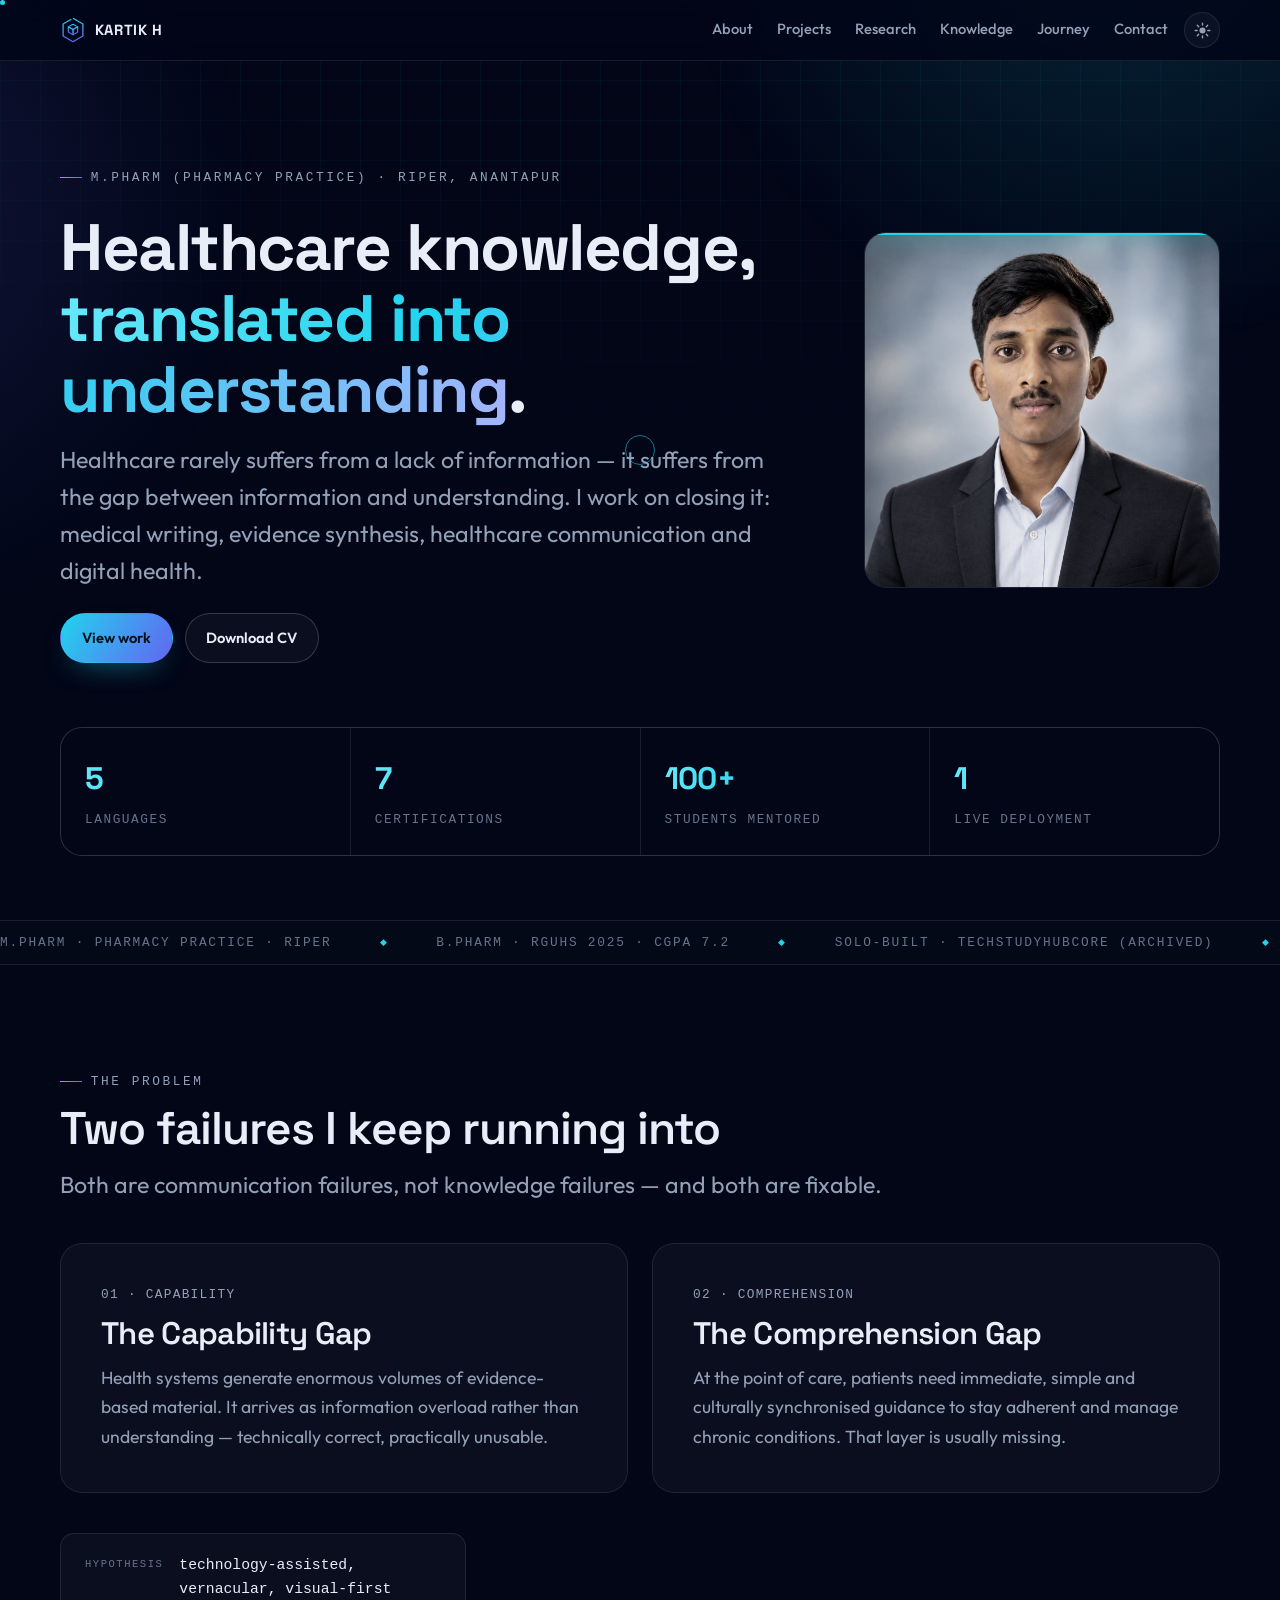
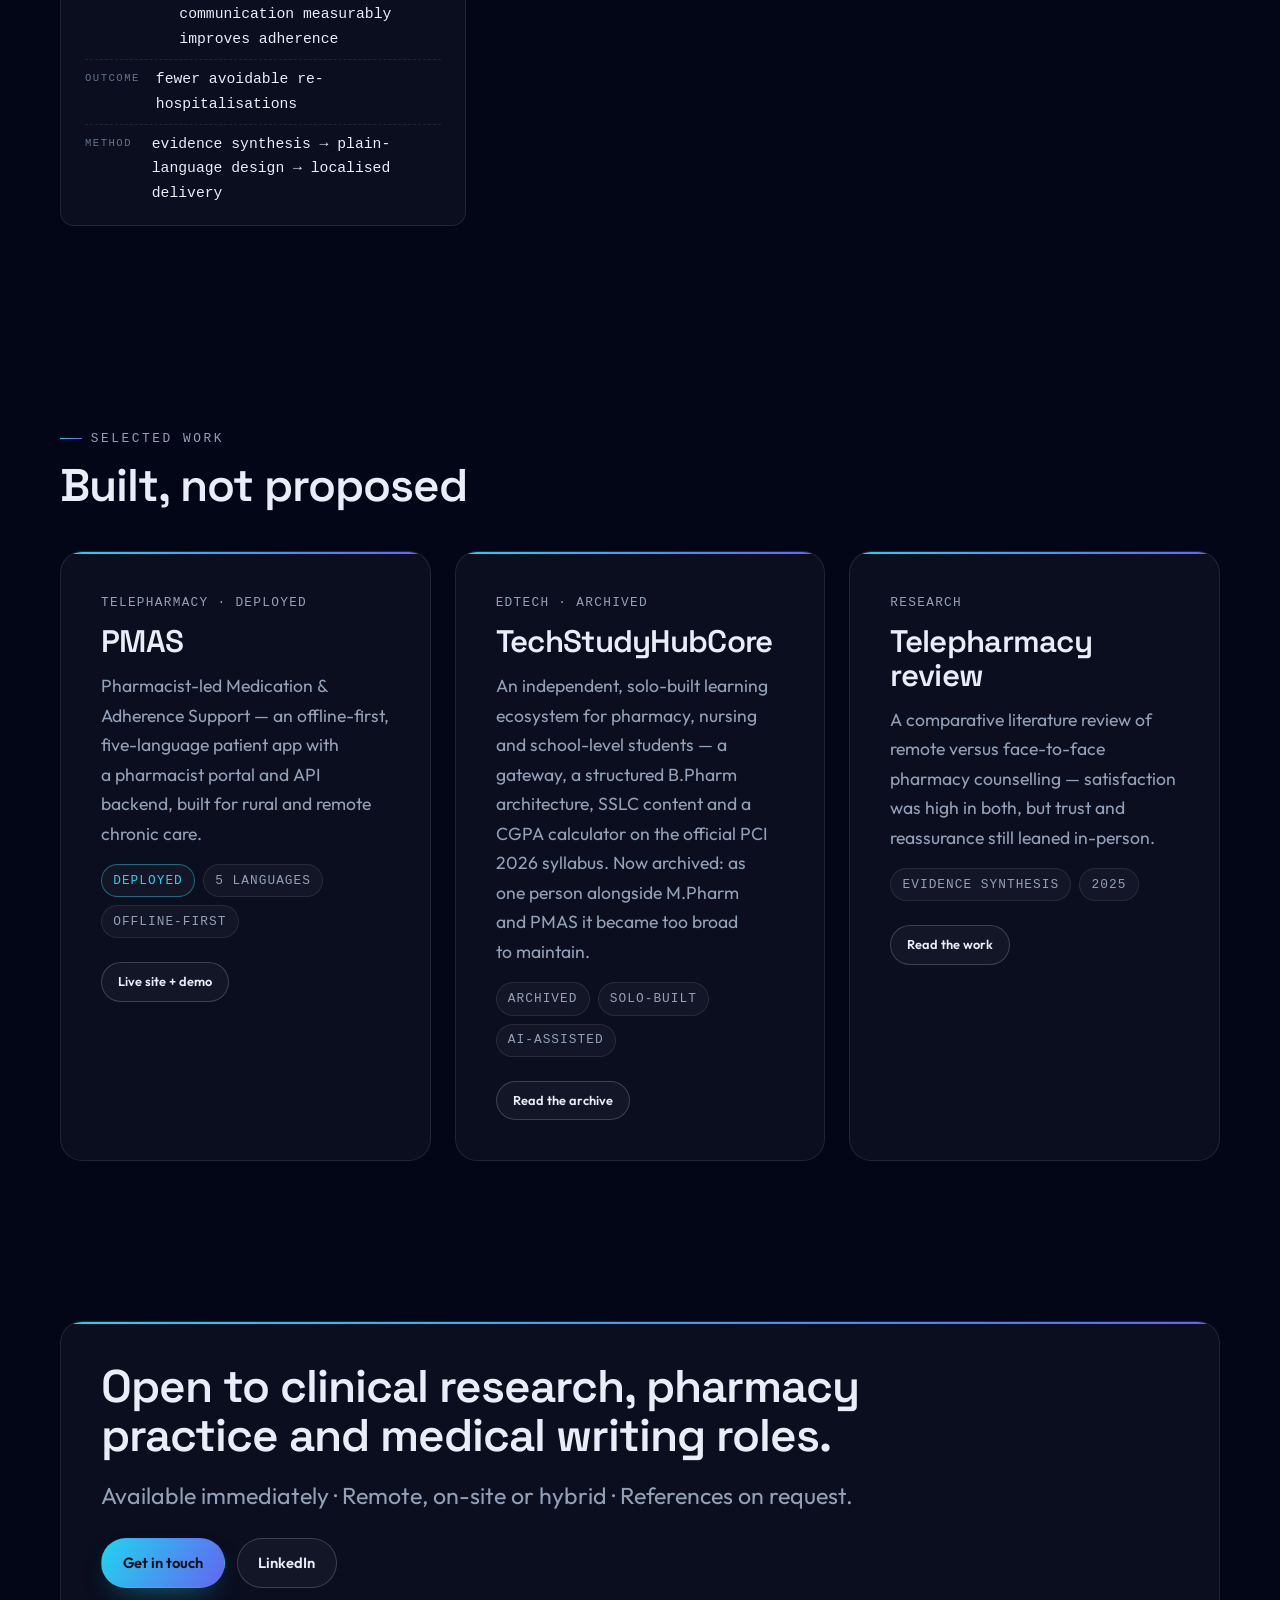
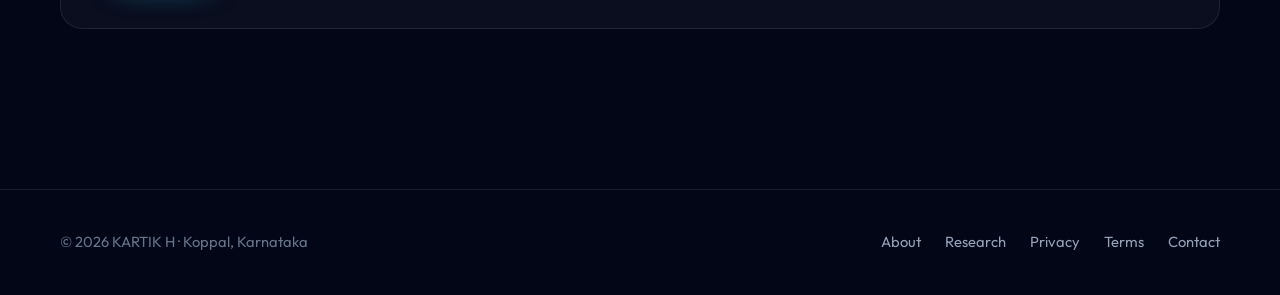
<file: index.html>
<!DOCTYPE html>
<html lang="en" data-theme="dark">
<head>
  <meta charset="utf-8">
  <meta name="viewport" content="width=device-width, initial-scale=1">
  <title>KARTIK H — M.Pharm (Pharmacy Practice) · Medical Writing</title>
  <meta name="description" content="KARTIK H — M.Pharm (Pharmacy Practice) scholar at RIPER, Anantapur. Medical writing, clinical research, healthcare communication and digital health.">
  <link rel="canonical" href="https://kartik-h6.github.io/Portfolio/">
  <meta name="theme-color" content="#020617">
  <meta name="color-scheme" content="dark light">

  <meta property="og:type" content="website">
  <meta property="og:site_name" content="KARTIK H">
  <meta property="og:title" content="KARTIK H — M.Pharm (Pharmacy Practice)">
  <meta property="og:description" content="Healthcare communication, clinical research and digital health.">
  <meta property="og:url" content="https://kartik-h6.github.io/Portfolio/">
  <meta property="og:image" content="https://kartik-h6.github.io/Portfolio/assets/images/og/og-image.png">
  <meta property="og:image:type" content="image/png">
  <meta property="og:image:width" content="1200">
  <meta property="og:image:height" content="630">
  <meta property="og:image:alt" content="KARTIK H">
  <meta name="twitter:card" content="summary_large_image">
  <meta name="twitter:image" content="https://kartik-h6.github.io/Portfolio/assets/images/og/og-image.png">

  <link rel="icon" type="image/svg+xml" href="assets/images/favicon/favicon.svg">
  <link rel="icon" href="assets/images/favicon/favicon.ico" sizes="any">
  <link rel="apple-touch-icon" href="assets/images/favicon/apple-touch-icon.png">
  <link rel="manifest" href="manifest.json">

  <link rel="preconnect" href="https://fonts.googleapis.com">
  <link rel="preconnect" href="https://fonts.gstatic.com" crossorigin>
  <link rel="stylesheet" href="https://fonts.googleapis.com/css2?family=Space+Grotesk:wght@400;500;600;700&family=Outfit:wght@300;400;500;600&display=swap">

  <link rel="stylesheet" href="assets/css/style.css">
  <link rel="stylesheet" href="assets/css/components.css">
  <link rel="stylesheet" href="assets/css/utilities.css">
  <link rel="stylesheet" href="assets/css/animations.css">

  <script type="application/ld+json">
  {
    "@context": "https://schema.org",
    "@type": "Person",
    "name": "KARTIK H",
    "url": "https://kartik-h6.github.io/Portfolio/",
    "image": "https://kartik-h6.github.io/Portfolio/assets/images/profile/profile.jpg",
    "jobTitle": "M.Pharm (Pharmacy Practice) Scholar",
    "affiliation": { "@type": "CollegeOrUniversity", "name": "Raghavendra Institute of Pharmaceutical Education and Research (RIPER)" },
    "address": { "@type": "PostalAddress", "addressLocality": "Koppal", "addressRegion": "Karnataka", "addressCountry": "IN" },
    "sameAs": ["https://www.linkedin.com/in/kartik-h6", "https://github.com/kartik-h6"],
    "knowsLanguage": ["Kannada", "English", "Hindi", "Telugu", "Tamil"],
    "knowsAbout": ["Pharmacy Practice", "Clinical Research", "Medical Writing", "Healthcare Communication", "Digital Health", "Patient Education"]
  }
  </script>
</head>
<body>
  <a class="skip-link" href="#main">Skip to content</a>

  <header class="site-header">
    <nav class="site-nav container" aria-label="Primary">
      <a class="brand" href="index.html">
        <svg class="brand__mark" viewBox="0 0 100 100" aria-hidden="true" focusable="false">
          <defs><linearGradient id="navGrad" x1="0%" y1="0%" x2="0%" y2="100%"><stop offset="0%" stop-color="#22d3ee"/><stop offset="100%" stop-color="#6366f1"/></linearGradient></defs>
          <polygon class="ring" points="50,5 88,27 88,73 50,95 12,73 12,27" fill="none" stroke="url(#navGrad)" stroke-width="5" stroke-linejoin="round"/>
          <g stroke="url(#navGrad)" stroke-width="4" fill="none" stroke-linejoin="round"><polygon points="50,28 68,38 50,48 32,38"/><polygon points="32,38 50,48 50,68 32,58"/><polygon points="68,38 50,48 50,68 68,58"/></g>
        </svg>
        KARTIK&nbsp;H
      </a>
      <button class="nav-toggle" type="button" aria-expanded="false" aria-controls="nav-menu" aria-label="Toggle navigation">Menu</button>
      <ul class="nav-list" id="nav-menu">
        <li><a href="about.html">About</a></li>
        <li><a href="projects.html">Projects</a></li>
        <li><a href="research.html">Research</a></li>
        <li><a href="knowledge.html">Knowledge</a></li>
        <li><a href="journey.html">Journey</a></li>
        <li><a href="contact.html">Contact</a></li>
      </ul>
      <button class="theme-toggle" type="button" data-theme-toggle aria-label="Switch to light theme">Dark mode</button>
    </nav>
  </header>

  <main id="main" class="page">

    <!-- ── Hero ─────────────────────────────────────────────────────── -->
    <section class="hero">
      <div class="container hero__grid">
        <div>
          <p class="eyebrow anim-fade">M.Pharm (Pharmacy Practice) · RIPER, Anantapur</p>
          <h1>Healthcare knowledge, <span class="grad-text">translated into understanding</span>.</h1>
          <p class="lead">Healthcare rarely suffers from a lack of information — it suffers from the gap between information and understanding. I work on closing it: medical writing, evidence synthesis, healthcare communication and digital health.</p>
          <p class="hero__actions">
            <a class="btn btn--primary" href="projects.html">View work</a>
            <a class="btn" href="assets/files/Kartik_H_CRS_Resume_2026.pdf" download>Download CV</a>
          </p>
        </div>

        <div class="scanner reveal reveal--d2" data-reveal>
          <img class="hero__portrait" src="assets/images/profile/profile.jpg"
               alt="KARTIK H" width="1254" height="1254" loading="eager">
          <span class="scanner__hint">Tap to reveal</span>
        </div>
      </div>

      <div class="container">
        <dl class="stats">
          <div class="stat"><b>5</b><span>Languages</span></div>
          <div class="stat"><b>7</b><span>Certifications</span></div>
          <div class="stat"><b>100+</b><span>Students mentored</span></div>
          <div class="stat"><b>1</b><span>Live deployment</span></div>
        </dl>
      </div>
    </section>

    <!-- ── Credential ticker ────────────────────────────────────────── -->
    <div class="ticker" aria-hidden="true">
      <div class="ticker__track">
        <span class="ticker__item">M.Pharm · Pharmacy Practice · RIPER</span>
        <span class="ticker__item">B.Pharm · RGUHS 2025 · CGPA 7.2</span>
        <span class="ticker__item">Solo-built · TechStudyHubCore (archived)</span>
        <span class="ticker__item">AI in Pharma · NSQF Level 5 · Skill India</span>
        <span class="ticker__item">PMAS · Telepharmacy Research Platform</span>
        <span class="ticker__item">Medical Writing · Yuva Intern</span>
        <span class="ticker__item">Academic Mentoring · Offline and Online</span>
        <span class="ticker__item">Telepharmacy Thesis · RGUHS 2025</span>
        <span class="ticker__item">M.Pharm · Pharmacy Practice · RIPER</span>
        <span class="ticker__item">B.Pharm · RGUHS 2025 · CGPA 7.2</span>
        <span class="ticker__item">Solo-built · TechStudyHubCore (archived)</span>
        <span class="ticker__item">AI in Pharma · NSQF Level 5 · Skill India</span>
        <span class="ticker__item">PMAS · Telepharmacy Research Platform</span>
        <span class="ticker__item">Medical Writing · Yuva Intern</span>
        <span class="ticker__item">Academic Mentoring · Offline and Online</span>
        <span class="ticker__item">Telepharmacy Thesis · RGUHS 2025</span>
      </div>
    </div>

    <!-- ── The gap ──────────────────────────────────────────────────── -->
    <section class="section" aria-labelledby="gap-title">
      <div class="container">
        <div class="section-head reveal">
          <p class="eyebrow">The problem</p>
          <h2 id="gap-title">Two failures I keep running into</h2>
          <p class="lead">Both are communication failures, not knowledge failures — and both are fixable.</p>
        </div>

        <div class="grid grid--2">
          <article class="card card--hover reveal reveal--d1">
            <p class="card__meta">01 · Capability</p>
            <h3>The Capability Gap</h3>
            <p>Health systems generate enormous volumes of evidence-based material. It arrives as information overload rather than understanding — technically correct, practically unusable.</p>
          </article>
          <article class="card card--hover reveal reveal--d2">
            <p class="card__meta">02 · Comprehension</p>
            <h3>The Comprehension Gap</h3>
            <p>At the point of care, patients need immediate, simple and culturally synchronised guidance to stay adherent and manage chronic conditions. That layer is usually missing.</p>
          </article>
        </div>

        <div class="mt-xl reveal reveal--d3">
          <dl class="readout" aria-label="Working hypothesis">
            <div><dt>hypothesis</dt><dd>technology-assisted, vernacular, visual-first communication measurably improves adherence</dd></div>
            <div><dt>outcome</dt><dd>fewer avoidable re-hospitalisations</dd></div>
            <div><dt>method</dt><dd>evidence synthesis &rarr; plain-language design &rarr; localised delivery</dd></div>
          </dl>
        </div>
      </div>
    </section>

    <!-- ── Selected work ────────────────────────────────────────────── -->
    <section class="section" aria-labelledby="work-title">
      <div class="container">
        <div class="section-head reveal">
          <p class="eyebrow">Selected work</p>
          <h2 id="work-title">Built, not proposed</h2>
        </div>

        <div class="grid grid--3">
          <article class="card card--hover card--feature reveal reveal--d1">
            <p class="card__meta">Telepharmacy · Deployed</p>
            <h3>PMAS</h3>
            <p>Pharmacist-led Medication &amp; Adherence Support — an offline-first, five-language patient app with a pharmacist portal and API backend, built for rural and remote chronic care.</p>
            <div class="pills">
              <span class="pill pill--live">Deployed</span><span class="pill">5 languages</span><span class="pill">Offline-first</span>
            </div>
            <p class="mt-l"><a class="btn btn--sm" href="https://kartik-h6.github.io/PMAS/" target="_blank" rel="noopener">Live site + demo</a></p>
          </article>

          <article class="card card--hover card--feature reveal reveal--d2">
            <p class="card__meta">EdTech · Archived</p>
            <h3>TechStudyHubCore</h3>
            <p>An independent, solo-built learning ecosystem for pharmacy, nursing and school-level students — a gateway, a structured B.Pharm architecture, SSLC content and a CGPA calculator on the official PCI 2026 syllabus. Now archived: as one person alongside M.Pharm and PMAS it became too broad to maintain.</p>
            <div class="pills">
              <span class="pill">Archived</span><span class="pill">Solo-built</span><span class="pill">AI-assisted</span>
            </div>
            <p class="mt-l"><a class="btn btn--sm" href="https://github.com/kartik-h6/techstudyhubcore-archive" target="_blank" rel="noopener">Read the archive</a></p>
          </article>

          <article class="card card--hover card--feature reveal reveal--d3">
            <p class="card__meta">Research</p>
            <h3>Telepharmacy review</h3>
            <p>A comparative literature review of remote versus face-to-face pharmacy counselling — satisfaction was high in both, but trust and reassurance still leaned in-person.</p>
            <div class="pills">
              <span class="pill">Evidence synthesis</span><span class="pill">2025</span>
            </div>
            <p class="mt-l"><a class="btn btn--sm" href="research.html">Read the work</a></p>
          </article>
        </div>
      </div>
    </section>

    <!-- ── Contact strip ────────────────────────────────────────────── -->
    <section class="section--tight" aria-labelledby="cta-title">
      <div class="container">
        <div class="card card--feature reveal">
          <h2 id="cta-title">Open to clinical research, pharmacy practice and medical writing roles.</h2>
          <p class="lead mt-m">Available immediately · Remote, on-site or hybrid · References on request.</p>
          <p class="hero__actions">
            <a class="btn btn--primary" href="contact.html">Get in touch</a>
            <a class="btn" href="https://www.linkedin.com/in/kartik-h6" target="_blank" rel="noopener">LinkedIn</a>
          </p>
        </div>
      </div>
    </section>

  </main>

  <footer class="site-footer">
    <div class="container site-footer__inner">
      <p class="faint">© 2026 KARTIK H · Koppal, Karnataka</p>
      <ul class="site-footer__links">
        <li><a href="about.html">About</a></li>
        <li><a href="research.html">Research</a></li>
        <li><a href="privacy.html">Privacy</a></li>
        <li><a href="terms.html">Terms</a></li>
        <li><a href="contact.html">Contact</a></li>
      </ul>
    </div>
  </footer>

  <script type="module" src="assets/js/main.js"></script>
  <script type="module" src="assets/js/navigation.js"></script>
  <script type="module" src="assets/js/theme.js"></script>
  <script type="module" src="assets/js/animations.js"></script>
</body>
</html>
</file>
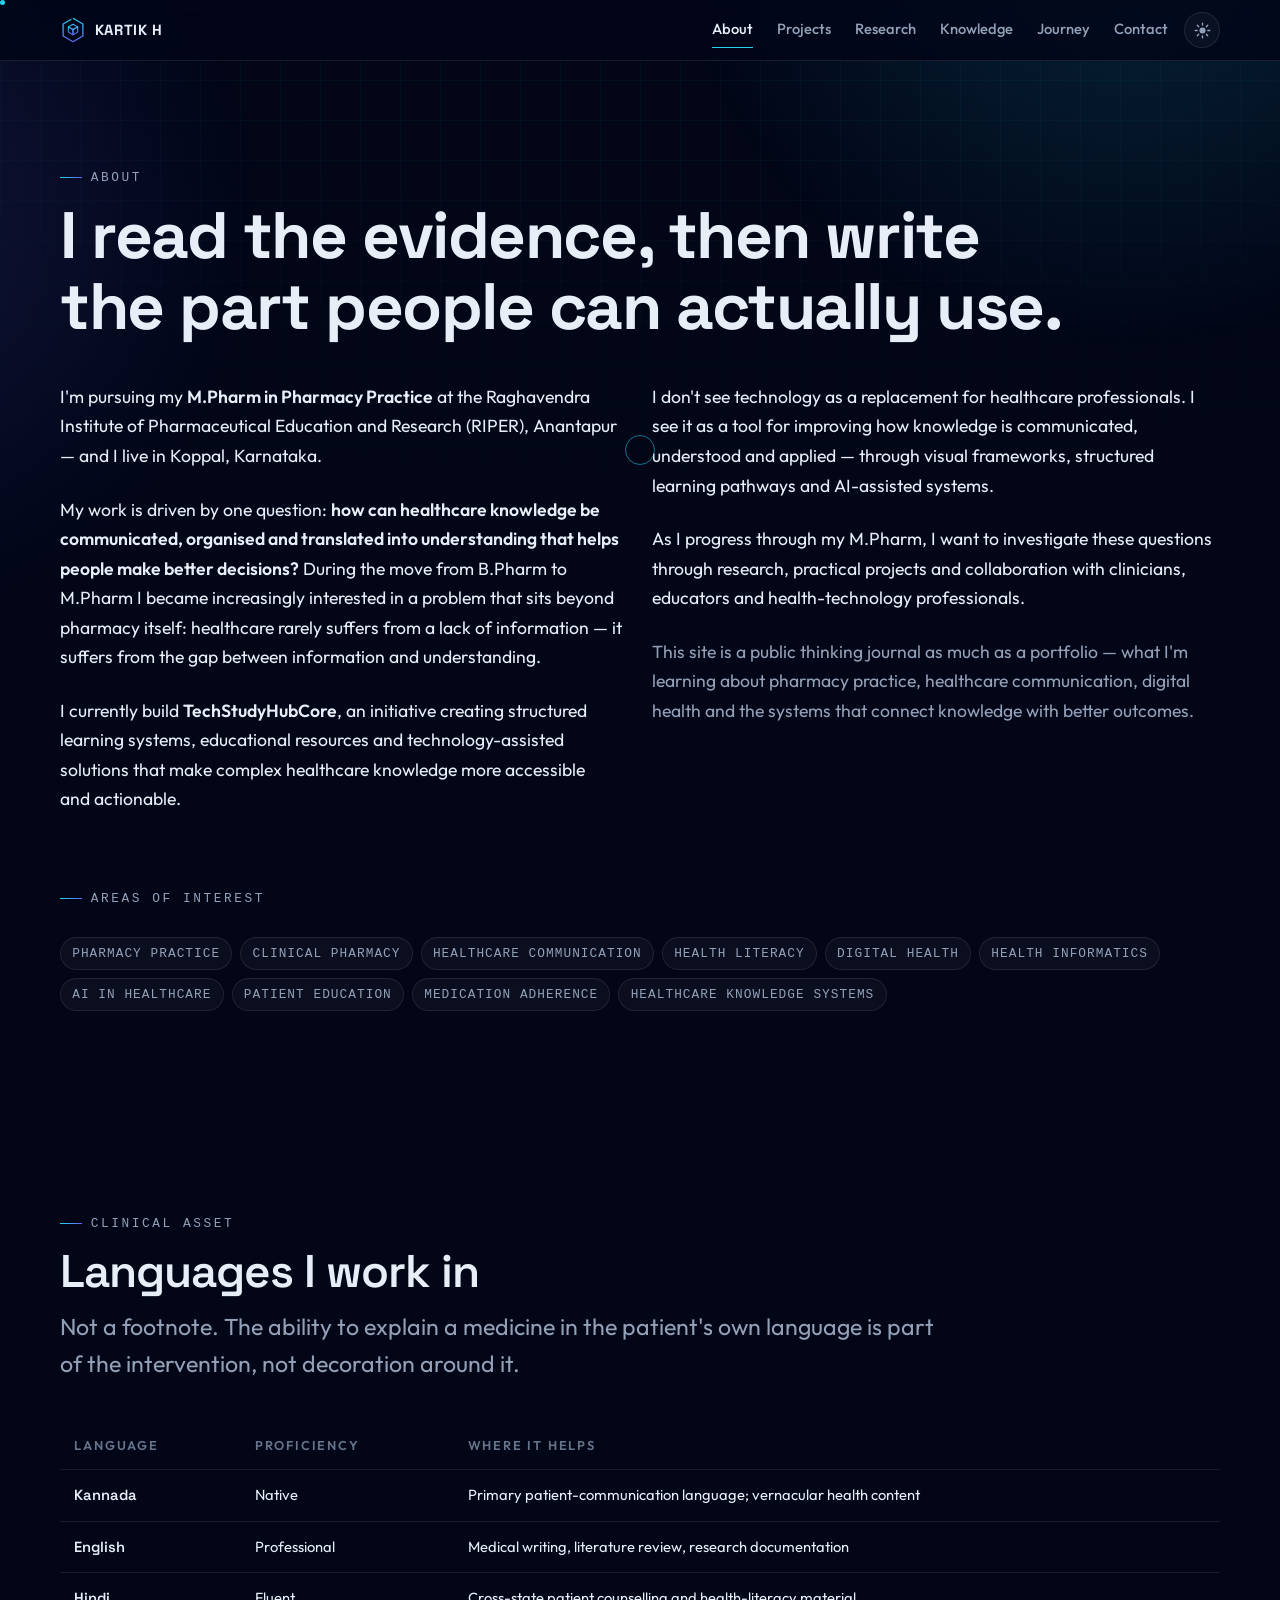
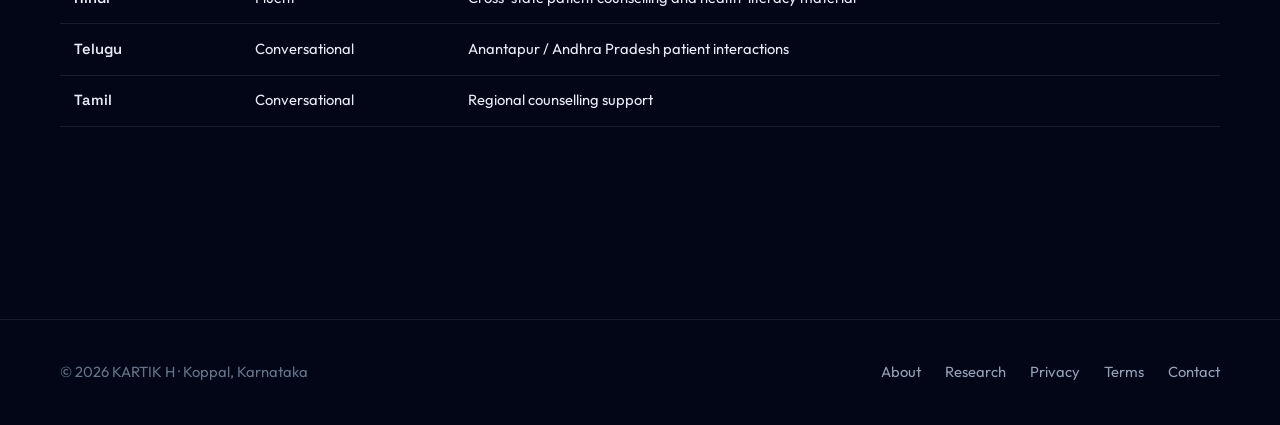
<file: about.html>
<!DOCTYPE html>
<html lang="en" data-theme="dark">
<head>
  <meta charset="utf-8">
  <meta name="viewport" content="width=device-width, initial-scale=1">
  <title>About — KARTIK H</title>
  <meta name="description" content="About KARTIK H — M.Pharm (Pharmacy Practice) scholar at RIPER, Anantapur. Pharmacy practice, healthcare communication, digital health and health literacy.">
  <link rel="canonical" href="https://kartik-h6.github.io/Portfolio/about.html">
  <meta name="theme-color" content="#020617">
  <meta name="color-scheme" content="dark light">

  <meta property="og:type" content="website">
  <meta property="og:site_name" content="KARTIK H">
  <meta property="og:title" content="About — KARTIK H">
  <meta property="og:description" content="M.Pharm (Pharmacy Practice) scholar working across pharmacy practice, healthcare communication and digital health.">
  <meta property="og:url" content="https://kartik-h6.github.io/Portfolio/about.html">
  <meta property="og:image" content="https://kartik-h6.github.io/Portfolio/assets/images/og/og-image.png">
  <meta property="og:image:type" content="image/png">
  <meta property="og:image:width" content="1200">
  <meta property="og:image:height" content="630">
  <meta property="og:image:alt" content="KARTIK H">
  <meta name="twitter:card" content="summary_large_image">
  <meta name="twitter:image" content="https://kartik-h6.github.io/Portfolio/assets/images/og/og-image.png">

  <link rel="icon" type="image/svg+xml" href="assets/images/favicon/favicon.svg">
  <link rel="icon" href="assets/images/favicon/favicon.ico" sizes="any">
  <link rel="apple-touch-icon" href="assets/images/favicon/apple-touch-icon.png">
  <link rel="manifest" href="manifest.json">

  <link rel="preconnect" href="https://fonts.googleapis.com">
  <link rel="preconnect" href="https://fonts.gstatic.com" crossorigin>
  <link rel="stylesheet" href="https://fonts.googleapis.com/css2?family=Space+Grotesk:wght@400;500;600;700&family=Outfit:wght@300;400;500;600&display=swap">

  <link rel="stylesheet" href="assets/css/style.css">
  <link rel="stylesheet" href="assets/css/components.css">
  <link rel="stylesheet" href="assets/css/utilities.css">
  <link rel="stylesheet" href="assets/css/animations.css">
</head>
<body>
  <a class="skip-link" href="#main">Skip to content</a>

  <header class="site-header">
    <nav class="site-nav container" aria-label="Primary">
      <a class="brand" href="index.html">
        <svg class="brand__mark" viewBox="0 0 100 100" aria-hidden="true" focusable="false">
          <defs><linearGradient id="navGrad" x1="0%" y1="0%" x2="0%" y2="100%"><stop offset="0%" stop-color="#22d3ee"/><stop offset="100%" stop-color="#6366f1"/></linearGradient></defs>
          <polygon class="ring" points="50,5 88,27 88,73 50,95 12,73 12,27" fill="none" stroke="url(#navGrad)" stroke-width="5" stroke-linejoin="round"/>
          <g stroke="url(#navGrad)" stroke-width="4" fill="none" stroke-linejoin="round"><polygon points="50,28 68,38 50,48 32,38"/><polygon points="32,38 50,48 50,68 32,58"/><polygon points="68,38 50,48 50,68 68,58"/></g>
        </svg>
        KARTIK&nbsp;H
      </a>
      <button class="nav-toggle" type="button" aria-expanded="false" aria-controls="nav-menu" aria-label="Toggle navigation">Menu</button>
      <ul class="nav-list" id="nav-menu">
        <li><a href="about.html" aria-current="page">About</a></li>
        <li><a href="projects.html">Projects</a></li>
        <li><a href="research.html">Research</a></li>
        <li><a href="knowledge.html">Knowledge</a></li>
        <li><a href="journey.html">Journey</a></li>
        <li><a href="contact.html">Contact</a></li>
      </ul>
      <button class="theme-toggle" type="button" data-theme-toggle aria-label="Switch to light theme">Dark mode</button>
    </nav>
  </header>

  <main id="main" class="page">

    <section class="section" aria-labelledby="page-title">
      <div class="container">
        <div class="section-head reveal">
          <p class="eyebrow">About</p>
          <h1 id="page-title">I read the evidence, then write the part people can actually use.</h1>
        </div>

        <div class="grid grid--2">
          <div class="stack--l measure reveal reveal--d1">
            <p>I'm pursuing my <strong>M.Pharm in Pharmacy Practice</strong> at the Raghavendra Institute of Pharmaceutical Education and Research (RIPER), Anantapur — and I live in Koppal, Karnataka.</p>
            <p>My work is driven by one question: <strong>how can healthcare knowledge be communicated, organised and translated into understanding that helps people make better decisions?</strong> During the move from B.Pharm to M.Pharm I became increasingly interested in a problem that sits beyond pharmacy itself: healthcare rarely suffers from a lack of information — it suffers from the gap between information and understanding.</p>
            <p>I currently build <strong>TechStudyHubCore</strong>, an initiative creating structured learning systems, educational resources and technology-assisted solutions that make complex healthcare knowledge more accessible and actionable.</p>
          </div>

          <div class="stack--l measure reveal reveal--d2">
            <p>I don't see technology as a replacement for healthcare professionals. I see it as a tool for improving how knowledge is communicated, understood and applied — through visual frameworks, structured learning pathways and AI-assisted systems.</p>
            <p>As I progress through my M.Pharm, I want to investigate these questions through research, practical projects and collaboration with clinicians, educators and health-technology professionals.</p>
            <p class="muted">This site is a public thinking journal as much as a portfolio — what I'm learning about pharmacy practice, healthcare communication, digital health and the systems that connect knowledge with better outcomes.</p>
          </div>
        </div>

        <div class="mt-2xl reveal reveal--d3">
          <p class="eyebrow">Areas of interest</p>
          <div class="pills">
            <span class="pill">Pharmacy Practice</span>
            <span class="pill">Clinical Pharmacy</span>
            <span class="pill">Healthcare Communication</span>
            <span class="pill">Health Literacy</span>
            <span class="pill">Digital Health</span>
            <span class="pill">Health Informatics</span>
            <span class="pill">AI in Healthcare</span>
            <span class="pill">Patient Education</span>
            <span class="pill">Medication Adherence</span>
            <span class="pill">Healthcare Knowledge Systems</span>
          </div>
        </div>
      </div>
    </section>

    <!-- ── Languages — clinical asset ───────────────────────────────── -->
    <section class="section" aria-labelledby="lang-title">
      <div class="container">
        <div class="section-head reveal">
          <p class="eyebrow">Clinical asset</p>
          <h2 id="lang-title">Languages I work in</h2>
          <p class="lead">Not a footnote. The ability to explain a medicine in the patient's own language is part of the intervention, not decoration around it.</p>
        </div>

        <div class="table-wrap reveal reveal--d1">
          <table class="table">
            <caption class="sr-only">Languages, proficiency level, and where each is used</caption>
            <thead>
              <tr><th scope="col">Language</th><th scope="col">Proficiency</th><th scope="col">Where it helps</th></tr>
            </thead>
            <tbody>
              <tr><th scope="row">Kannada</th><td>Native</td><td>Primary patient-communication language; vernacular health content</td></tr>
              <tr><th scope="row">English</th><td>Professional</td><td>Medical writing, literature review, research documentation</td></tr>
              <tr><th scope="row">Hindi</th><td>Fluent</td><td>Cross-state patient counselling and health-literacy material</td></tr>
              <tr><th scope="row">Telugu</th><td>Conversational</td><td>Anantapur / Andhra Pradesh patient interactions</td></tr>
              <tr><th scope="row">Tamil</th><td>Conversational</td><td>Regional counselling support</td></tr>
            </tbody>
          </table>
        </div>
      </div>
    </section>

  </main>

  <footer class="site-footer">
    <div class="container site-footer__inner">
      <p class="faint">© 2026 KARTIK H · Koppal, Karnataka</p>
      <ul class="site-footer__links">
        <li><a href="about.html">About</a></li>
        <li><a href="research.html">Research</a></li>
        <li><a href="privacy.html">Privacy</a></li>
        <li><a href="terms.html">Terms</a></li>
        <li><a href="contact.html">Contact</a></li>
      </ul>
    </div>
  </footer>

  <script type="module" src="assets/js/main.js"></script>
  <script type="module" src="assets/js/navigation.js"></script>
  <script type="module" src="assets/js/theme.js"></script>
  <script type="module" src="assets/js/animations.js"></script>
</body>
</html>
</file>
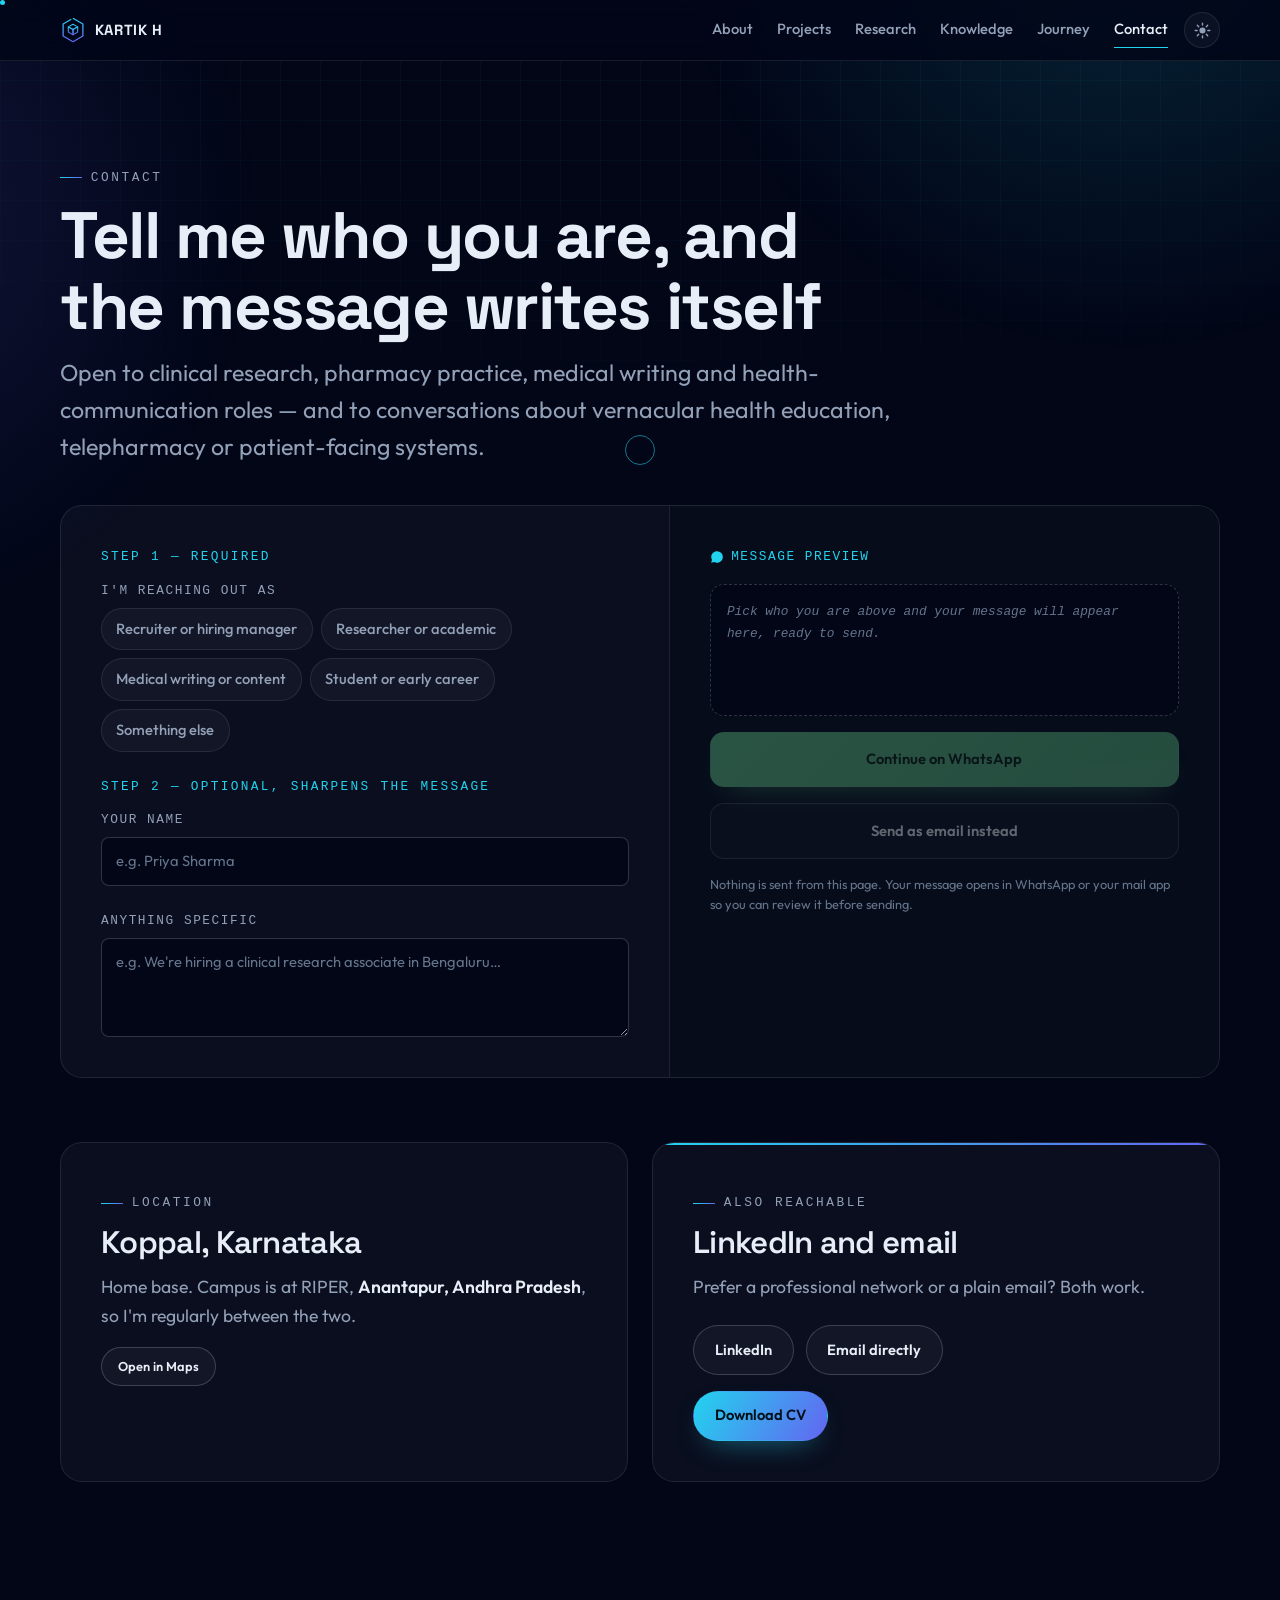
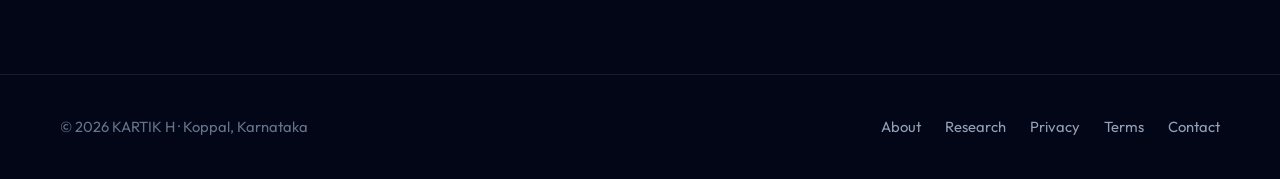
<file: contact.html>
<!DOCTYPE html>
<html lang="en" data-theme="dark">
<head>
  <meta charset="utf-8">
  <meta name="viewport" content="width=device-width, initial-scale=1">
  <title>Contact — KARTIK H</title>
  <meta name="description" content="Contact KARTIK H — tell me who you are and your message is written for you, ready to send on WhatsApp or email.">
  <link rel="canonical" href="https://kartik-h6.github.io/Portfolio/contact.html">
  <meta name="theme-color" content="#020617">
  <meta name="color-scheme" content="dark light">

  <meta property="og:type" content="website">
  <meta property="og:site_name" content="KARTIK H">
  <meta property="og:title" content="Contact — KARTIK H">
  <meta property="og:description" content="Tell me who you are and your message is written for you, ready to send.">
  <meta property="og:url" content="https://kartik-h6.github.io/Portfolio/contact.html">
  <meta property="og:image" content="https://kartik-h6.github.io/Portfolio/assets/images/og/og-image.png">
  <meta property="og:image:type" content="image/png">
  <meta property="og:image:width" content="1200">
  <meta property="og:image:height" content="630">
  <meta property="og:image:alt" content="KARTIK H">
  <meta name="twitter:card" content="summary_large_image">
  <meta name="twitter:image" content="https://kartik-h6.github.io/Portfolio/assets/images/og/og-image.png">

  <link rel="icon" type="image/svg+xml" href="assets/images/favicon/favicon.svg">
  <link rel="icon" href="assets/images/favicon/favicon.ico" sizes="any">
  <link rel="apple-touch-icon" href="assets/images/favicon/apple-touch-icon.png">
  <link rel="manifest" href="manifest.json">

  <link rel="preconnect" href="https://fonts.googleapis.com">
  <link rel="preconnect" href="https://fonts.gstatic.com" crossorigin>
  <link rel="stylesheet" href="https://fonts.googleapis.com/css2?family=Space+Grotesk:wght@400;500;600;700&family=Outfit:wght@300;400;500;600&display=swap">

  <link rel="stylesheet" href="assets/css/style.css">
  <link rel="stylesheet" href="assets/css/components.css">
  <link rel="stylesheet" href="assets/css/utilities.css">
  <link rel="stylesheet" href="assets/css/animations.css">
  <link rel="stylesheet" href="assets/css/contact.css">
</head>
<body>
  <a class="skip-link" href="#main">Skip to content</a>

  <header class="site-header">
    <nav class="site-nav container" aria-label="Primary">
      <a class="brand" href="index.html">
        <svg class="brand__mark" viewBox="0 0 100 100" aria-hidden="true" focusable="false">
          <defs><linearGradient id="navGrad" x1="0%" y1="0%" x2="0%" y2="100%"><stop offset="0%" stop-color="#22d3ee"/><stop offset="100%" stop-color="#6366f1"/></linearGradient></defs>
          <polygon class="ring" points="50,5 88,27 88,73 50,95 12,73 12,27" fill="none" stroke="url(#navGrad)" stroke-width="5" stroke-linejoin="round"/>
          <g stroke="url(#navGrad)" stroke-width="4" fill="none" stroke-linejoin="round"><polygon points="50,28 68,38 50,48 32,38"/><polygon points="32,38 50,48 50,68 32,58"/><polygon points="68,38 50,48 50,68 68,58"/></g>
        </svg>
        KARTIK&nbsp;H
      </a>
      <button class="nav-toggle" type="button" aria-expanded="false" aria-controls="nav-menu" aria-label="Toggle navigation">Menu</button>
      <ul class="nav-list" id="nav-menu">
        <li><a href="about.html">About</a></li>
        <li><a href="projects.html">Projects</a></li>
        <li><a href="research.html">Research</a></li>
        <li><a href="knowledge.html">Knowledge</a></li>
        <li><a href="journey.html">Journey</a></li>
        <li><a href="contact.html" aria-current="page">Contact</a></li>
      </ul>
      <button class="theme-toggle" type="button" data-theme-toggle aria-label="Switch to light theme">Dark mode</button>
    </nav>
  </header>

  <main id="main" class="page">

    <section class="section" aria-labelledby="page-title">
      <div class="container">
        <div class="section-head reveal">
          <p class="eyebrow">Contact</p>
          <h1 id="page-title">Tell me who you are, and the message writes itself</h1>
          <p class="lead">Open to clinical research, pharmacy practice, medical writing and health-communication roles — and to conversations about vernacular health education, telepharmacy or patient-facing systems.</p>
        </div>

        <div class="composer reveal reveal--d1">

          <!-- ── Step 1 — required ─────────────────────────────────── -->
          <div class="composer__form">
            <div>
              <span class="step__num">Step 1 — required</span>
              <div class="field">
                <span class="field__label" id="role-label">I'm reaching out as</span>
                <div class="chips" role="group" aria-labelledby="role-label">
                  <button type="button" class="chip" data-role="recruiter" aria-pressed="false">Recruiter or hiring manager</button>
                  <button type="button" class="chip" data-role="researcher" aria-pressed="false">Researcher or academic</button>
                  <button type="button" class="chip" data-role="writing" aria-pressed="false">Medical writing or content</button>
                  <button type="button" class="chip" data-role="student" aria-pressed="false">Student or early career</button>
                  <button type="button" class="chip" data-role="other" aria-pressed="false">Something else</button>
                </div>
              </div>
            </div>

            <!-- ── Step 2 — optional ───────────────────────────────── -->
            <div>
              <span class="step__num">Step 2 — optional, sharpens the message</span>
              <div class="field">
                <label for="c-name">Your name</label>
                <input type="text" id="c-name" name="name" maxlength="80" autocomplete="name" placeholder="e.g. Priya Sharma">
              </div>
            </div>

            <div class="field">
              <label for="c-note">Anything specific</label>
              <textarea id="c-note" name="note" rows="3" maxlength="400" placeholder="e.g. We're hiring a clinical research associate in Bengaluru…"></textarea>
            </div>
          </div>

          <!-- ── Preview + handoff ──────────────────────────────────── -->
          <div class="composer__preview">
            <p class="preview-head">
              <svg viewBox="0 0 24 24" width="14" height="14" fill="currentColor" aria-hidden="true"><path d="M12.04 2C6.58 2 2.13 6.45 2.13 11.91c0 1.75.46 3.46 1.32 4.97L2 22l5.25-1.38a9.9 9.9 0 0 0 4.79 1.22h.01c5.46 0 9.91-4.45 9.91-9.91 0-2.65-1.03-5.14-2.9-7.01A9.82 9.82 0 0 0 12.04 2Z"/></svg>
              Message preview
            </p>

            <pre class="preview" id="preview" data-empty="true" aria-live="polite"></pre>

            <a class="cta cta--wa cta--block is-disabled" id="send-wa"
               aria-disabled="true" target="_blank" rel="noopener">Continue on WhatsApp</a>

            <a class="cta cta--block is-disabled" id="send-mail" aria-disabled="true">Send as email instead</a>

            <p class="field__hint">Nothing is sent from this page. Your message opens in WhatsApp or your mail app so you can review it before sending.</p>
          </div>

        </div>

        <!-- ── Location + availability ─────────────────────────────────── -->
        <div class="grid grid--2 mt-2xl">
          <div class="card reveal reveal--d1">
            <p class="eyebrow">Location</p>
            <h3>Koppal, Karnataka</h3>
            <p>Home base. Campus is at RIPER, <strong>Anantapur, Andhra Pradesh</strong>, so I'm regularly between the two.</p>
            <p class="mt-m"><a class="btn btn--sm" href="https://maps.google.com/?q=Koppal,Karnataka" target="_blank" rel="noopener">Open in Maps</a></p>
          </div>

          <div class="card card--feature reveal reveal--d2">
            <p class="eyebrow">Also reachable</p>
            <h3>LinkedIn and email</h3>
            <p>Prefer a professional network or a plain email? Both work.</p>
            <p class="hero__actions">
              <a class="btn" href="https://www.linkedin.com/in/kartik-h6" target="_blank" rel="noopener">LinkedIn</a>
              <a class="btn" href="mailto:kartik.h6822@gmail.com">Email directly</a>
            </p>
            <p class="mt-m"><a class="btn btn--primary" href="assets/files/Kartik_H_CRS_Resume_2026.pdf" download>Download CV</a></p>
          </div>
        </div>

      </div>
    </section>

  </main>

  <footer class="site-footer">
    <div class="container site-footer__inner">
      <p class="faint">© 2026 KARTIK H · Koppal, Karnataka</p>
      <ul class="site-footer__links">
        <li><a href="about.html">About</a></li>
        <li><a href="research.html">Research</a></li>
        <li><a href="privacy.html">Privacy</a></li>
        <li><a href="terms.html">Terms</a></li>
        <li><a href="contact.html">Contact</a></li>
      </ul>
    </div>
  </footer>

  <script type="module" src="assets/js/main.js"></script>
  <script type="module" src="assets/js/navigation.js"></script>
  <script type="module" src="assets/js/theme.js"></script>
  <script type="module" src="assets/js/animations.js"></script>
  <script type="module" src="assets/js/contact.js"></script>
</body>
</html>
</file>
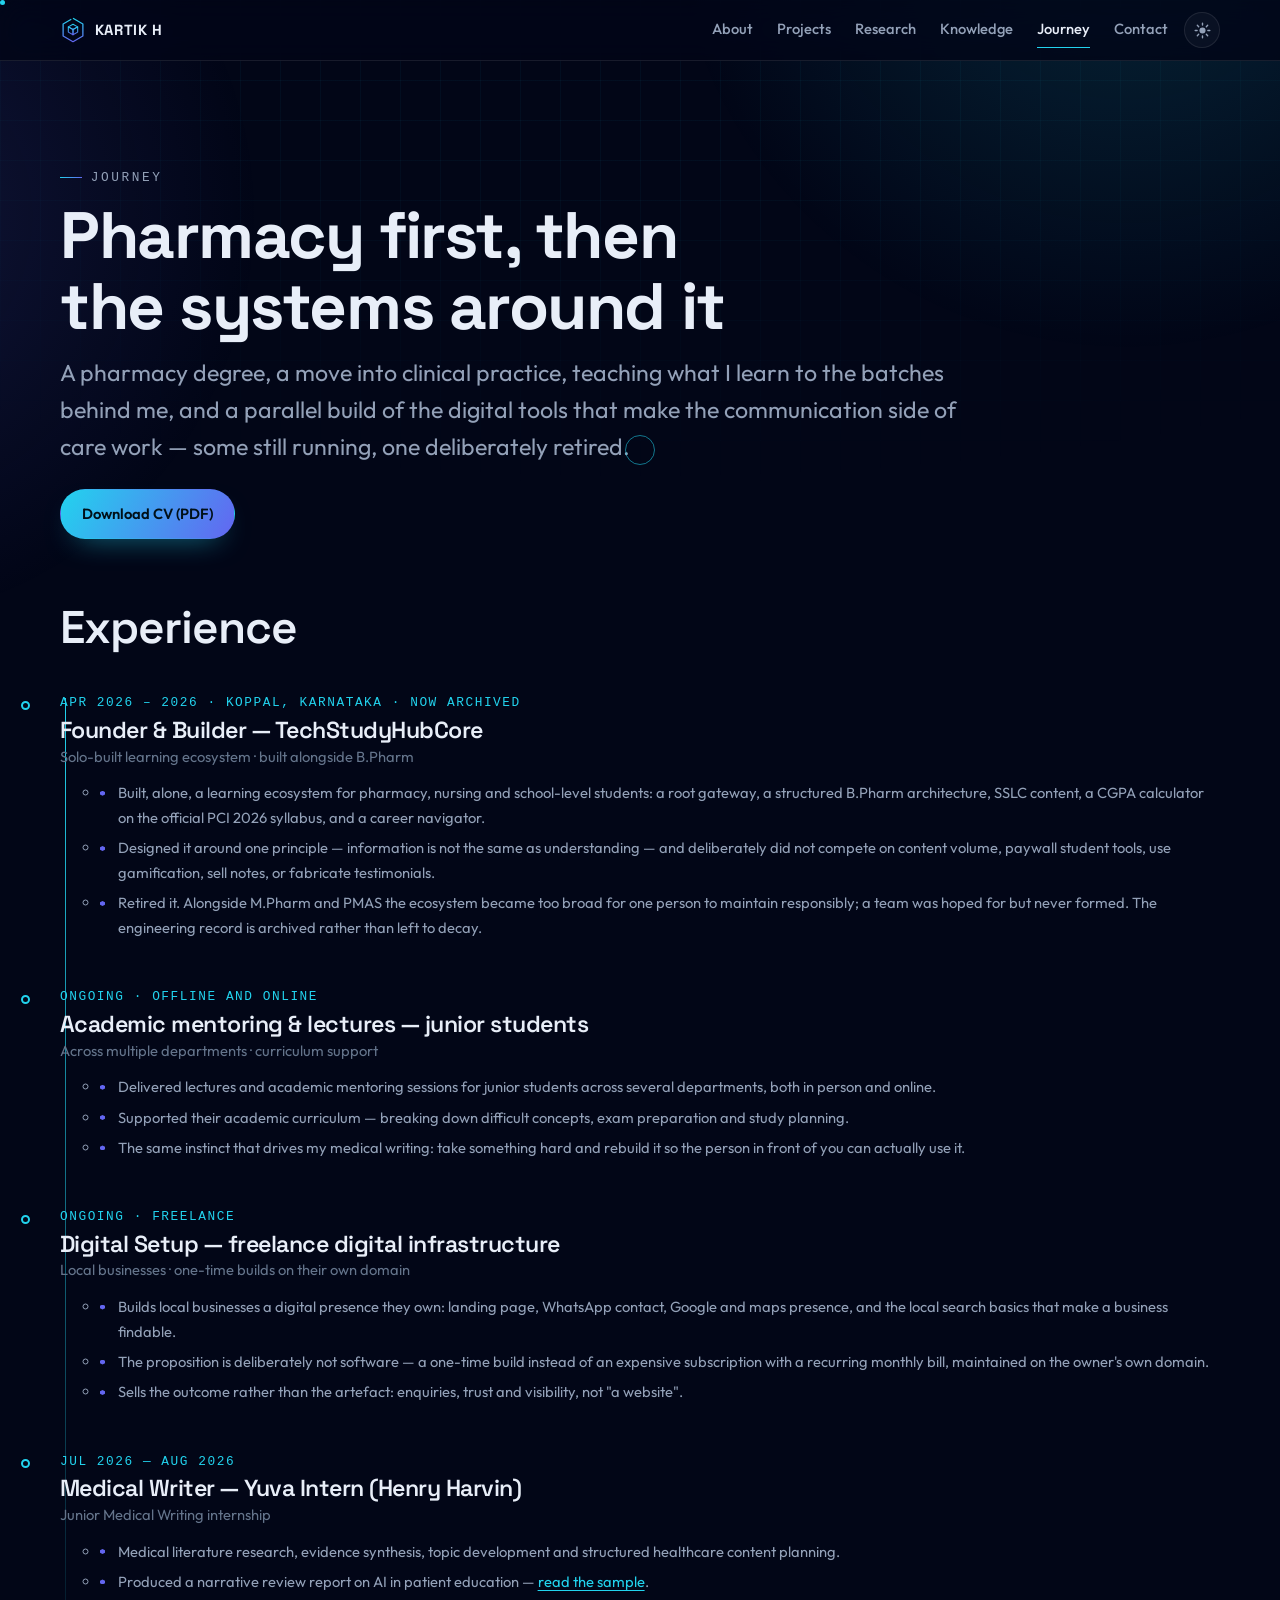
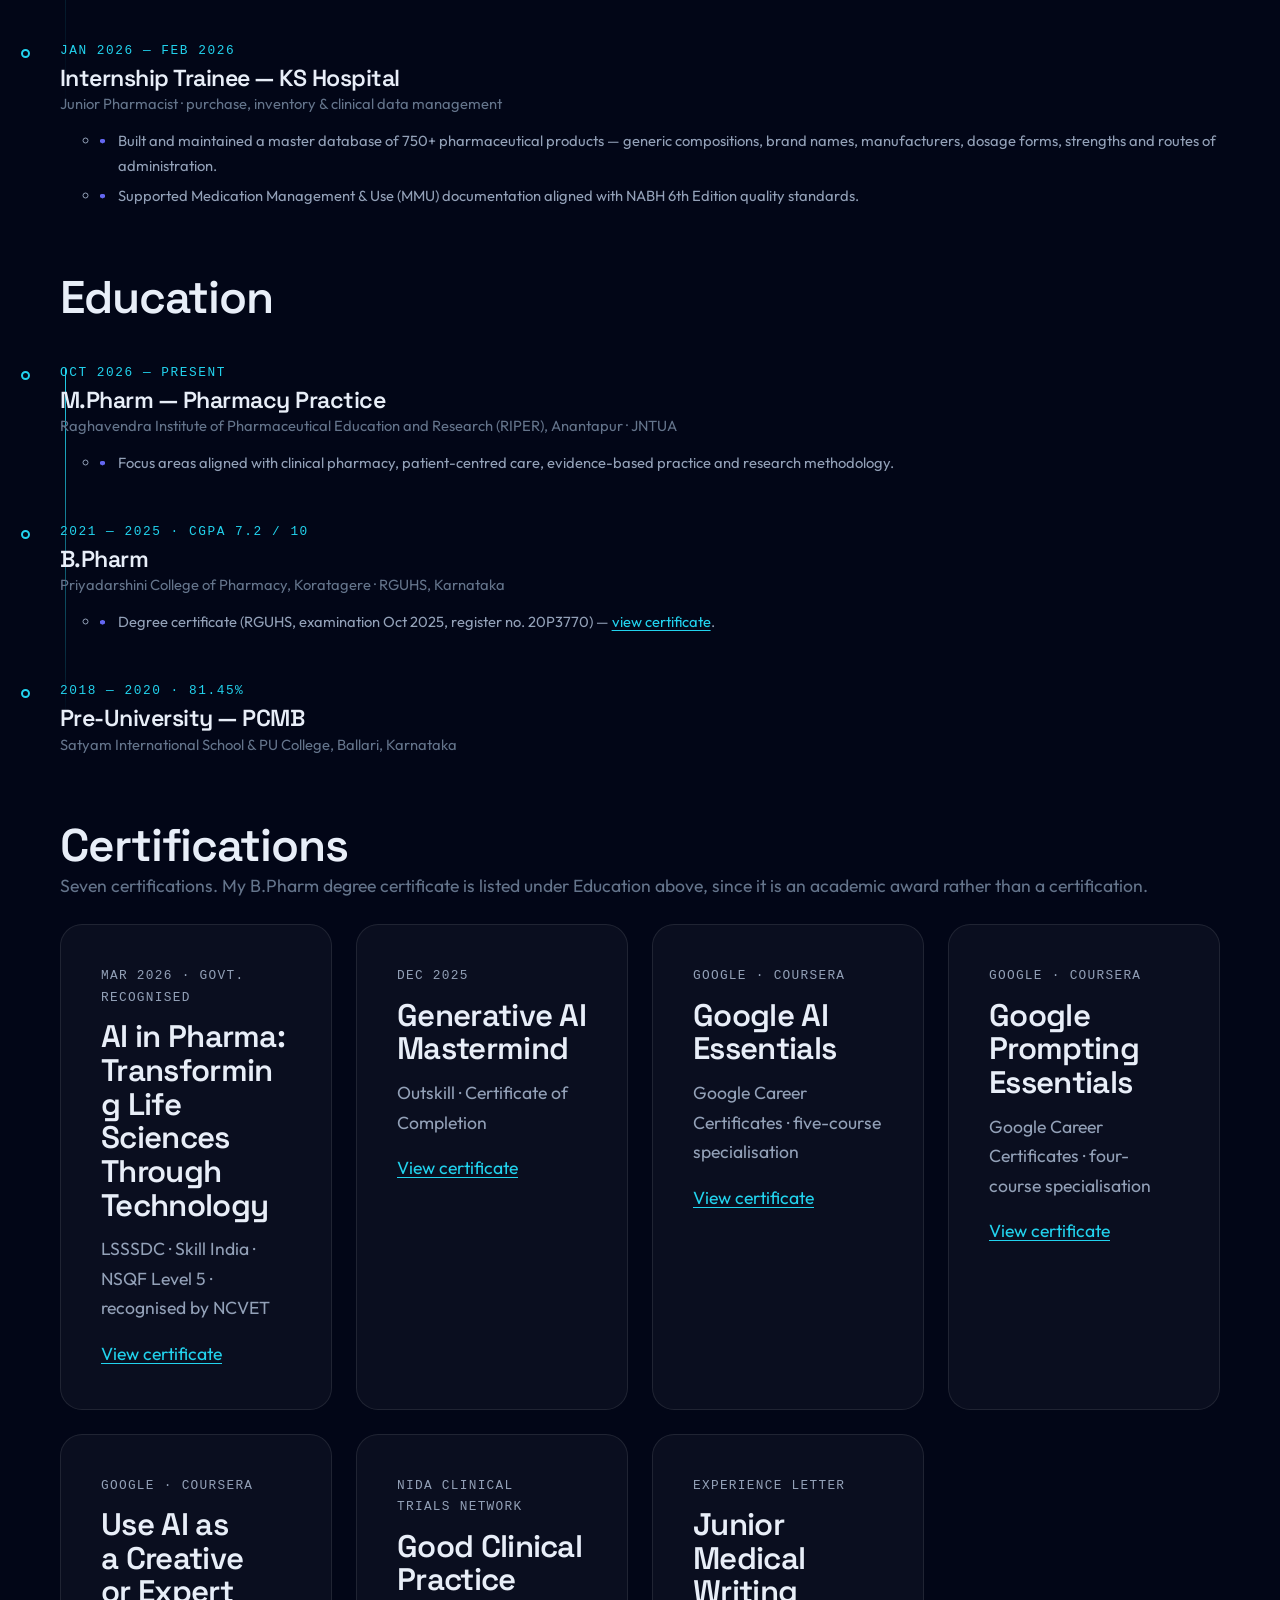
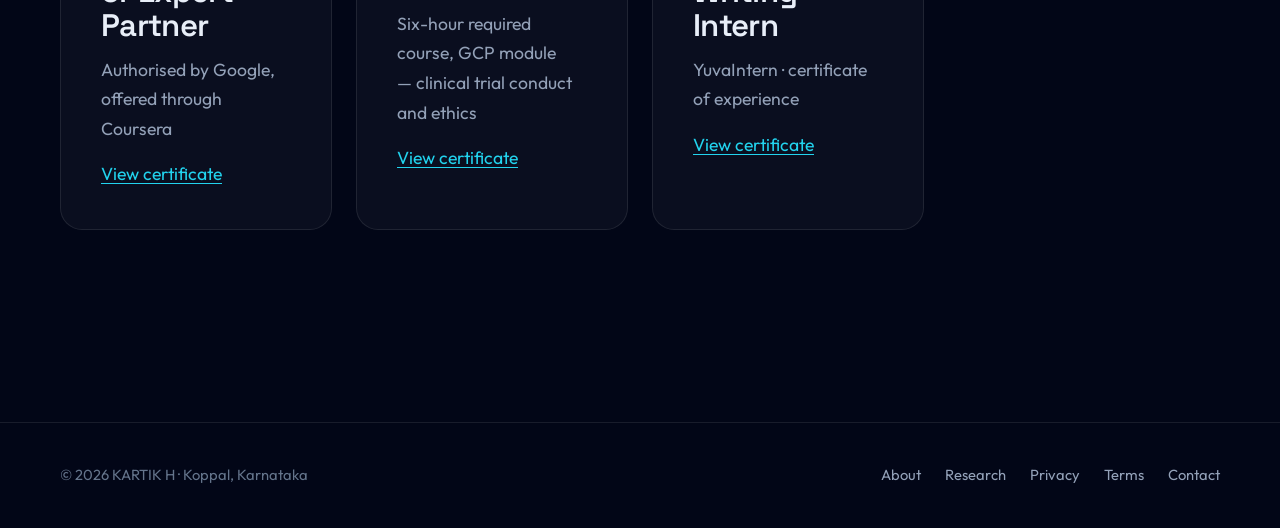
<file: journey.html>
<!DOCTYPE html>
<html lang="en" data-theme="dark">
<head>
  <meta charset="utf-8">
  <meta name="viewport" content="width=device-width, initial-scale=1">
  <title>Journey — KARTIK H</title>
  <meta name="description" content="The journey of KARTIK H — academic mentoring across departments, B.Pharm at RGUHS, M.Pharm (Pharmacy Practice) at RIPER, experience and certifications.">
  <link rel="canonical" href="https://kartik-h6.github.io/Portfolio/journey.html">
  <meta name="theme-color" content="#020617">
  <meta name="color-scheme" content="dark light">

  <meta property="og:type" content="website">
  <meta property="og:site_name" content="KARTIK H">
  <meta property="og:title" content="Journey — KARTIK H">
  <meta property="og:description" content="Mentoring, education, experience and certifications.">
  <meta property="og:url" content="https://kartik-h6.github.io/Portfolio/journey.html">
  <meta property="og:image" content="https://kartik-h6.github.io/Portfolio/assets/images/og/og-image.png">
  <meta property="og:image:type" content="image/png">
  <meta property="og:image:width" content="1200">
  <meta property="og:image:height" content="630">
  <meta property="og:image:alt" content="KARTIK H">
  <meta name="twitter:card" content="summary_large_image">
  <meta name="twitter:image" content="https://kartik-h6.github.io/Portfolio/assets/images/og/og-image.png">

  <link rel="icon" type="image/svg+xml" href="assets/images/favicon/favicon.svg">
  <link rel="icon" href="assets/images/favicon/favicon.ico" sizes="any">
  <link rel="apple-touch-icon" href="assets/images/favicon/apple-touch-icon.png">
  <link rel="manifest" href="manifest.json">

  <link rel="preconnect" href="https://fonts.googleapis.com">
  <link rel="preconnect" href="https://fonts.gstatic.com" crossorigin>
  <link rel="stylesheet" href="https://fonts.googleapis.com/css2?family=Space+Grotesk:wght@400;500;600;700&family=Outfit:wght@300;400;500;600&display=swap">

  <link rel="stylesheet" href="assets/css/style.css">
  <link rel="stylesheet" href="assets/css/components.css">
  <link rel="stylesheet" href="assets/css/utilities.css">
  <link rel="stylesheet" href="assets/css/animations.css">
</head>
<body>
  <a class="skip-link" href="#main">Skip to content</a>

  <header class="site-header">
    <nav class="site-nav container" aria-label="Primary">
      <a class="brand" href="index.html">
        <svg class="brand__mark" viewBox="0 0 100 100" aria-hidden="true" focusable="false">
          <defs><linearGradient id="navGrad" x1="0%" y1="0%" x2="0%" y2="100%"><stop offset="0%" stop-color="#22d3ee"/><stop offset="100%" stop-color="#6366f1"/></linearGradient></defs>
          <polygon class="ring" points="50,5 88,27 88,73 50,95 12,73 12,27" fill="none" stroke="url(#navGrad)" stroke-width="5" stroke-linejoin="round"/>
          <g stroke="url(#navGrad)" stroke-width="4" fill="none" stroke-linejoin="round"><polygon points="50,28 68,38 50,48 32,38"/><polygon points="32,38 50,48 50,68 32,58"/><polygon points="68,38 50,48 50,68 68,58"/></g>
        </svg>
        KARTIK&nbsp;H
      </a>
      <button class="nav-toggle" type="button" aria-expanded="false" aria-controls="nav-menu" aria-label="Toggle navigation">Menu</button>
      <ul class="nav-list" id="nav-menu">
        <li><a href="about.html">About</a></li>
        <li><a href="projects.html">Projects</a></li>
        <li><a href="research.html">Research</a></li>
        <li><a href="knowledge.html">Knowledge</a></li>
        <li><a href="journey.html" aria-current="page">Journey</a></li>
        <li><a href="contact.html">Contact</a></li>
      </ul>
      <button class="theme-toggle" type="button" data-theme-toggle aria-label="Switch colour theme">Dark mode</button>
    </nav>
  </header>

  <main id="main" class="page">

    <section class="section" aria-labelledby="page-title">
      <div class="container">
        <div class="section-head reveal">
          <p class="eyebrow">Journey</p>
          <h1 id="page-title">Pharmacy first, then the systems around it</h1>
          <p class="lead">A pharmacy degree, a move into clinical practice, teaching what I learn to the batches behind me, and a parallel build of the digital tools that make the communication side of care work — some still running, one deliberately retired.</p>
          <p class="mt-l"><a class="btn btn--primary" href="assets/files/Kartik_H_CRS_Resume_2026.pdf" download>Download CV (PDF)</a></p>
        </div>

        <h2 class="mt-2xl reveal">Experience</h2>
        <ol class="timeline reveal reveal--d1">
          <li>
            <p class="timeline__when">Apr 2026 – 2026 · Koppal, Karnataka · now archived</p>
            <h3>Founder &amp; Builder — TechStudyHubCore</h3>
            <p class="timeline__where">Solo-built learning ecosystem · built alongside B.Pharm</p>
            <ul>
              <li>Built, alone, a learning ecosystem for pharmacy, nursing and school-level students: a root gateway, a structured B.Pharm architecture, SSLC content, a CGPA calculator on the official PCI 2026 syllabus, and a career navigator.</li>
              <li>Designed it around one principle — information is not the same as understanding — and deliberately did not compete on content volume, paywall student tools, use gamification, sell notes, or fabricate testimonials.</li>
              <li>Retired it. Alongside M.Pharm and PMAS the ecosystem became too broad for one person to maintain responsibly; a team was hoped for but never formed. The engineering record is archived rather than left to decay.</li>
            </ul>
          </li>
          <li>
            <p class="timeline__when">Ongoing · offline and online</p>
            <h3>Academic mentoring &amp; lectures — junior students</h3>
            <p class="timeline__where">Across multiple departments · curriculum support</p>
            <ul>
              <li>Delivered lectures and academic mentoring sessions for junior students across several departments, both in person and online.</li>
              <li>Supported their academic curriculum — breaking down difficult concepts, exam preparation and study planning.</li>
              <li>The same instinct that drives my medical writing: take something hard and rebuild it so the person in front of you can actually use it.</li>
            </ul>
          </li>
          <li>
            <p class="timeline__when">Ongoing · freelance</p>
            <h3>Digital Setup — freelance digital infrastructure</h3>
            <p class="timeline__where">Local businesses · one-time builds on their own domain</p>
            <ul>
              <li>Builds local businesses a digital presence they own: landing page, WhatsApp contact, Google and maps presence, and the local search basics that make a business findable.</li>
              <li>The proposition is deliberately not software — a one-time build instead of an expensive subscription with a recurring monthly bill, maintained on the owner's own domain.</li>
              <li>Sells the outcome rather than the artefact: enquiries, trust and visibility, not "a website".</li>
            </ul>
          </li>
          <li>
            <p class="timeline__when">Jul 2026 — Aug 2026</p>
            <h3>Medical Writer — Yuva Intern (Henry Harvin)</h3>
            <p class="timeline__where">Junior Medical Writing internship</p>
            <ul>
              <li>Medical literature research, evidence synthesis, topic development and structured healthcare content planning.</li>
              <li>Produced a narrative review report on AI in patient education — <a href="assets/files/AI_Patient_Education_Narrative_Review_Report.docx" download>read the sample</a>.</li>
            </ul>
          </li>
          <li>
            <p class="timeline__when">Jan 2026 — Feb 2026</p>
            <h3>Internship Trainee — KS Hospital</h3>
            <p class="timeline__where">Junior Pharmacist · purchase, inventory &amp; clinical data management</p>
            <ul>
              <li>Built and maintained a master database of 750+ pharmaceutical products — generic compositions, brand names, manufacturers, dosage forms, strengths and routes of administration.</li>
              <li>Supported Medication Management &amp; Use (MMU) documentation aligned with NABH 6th Edition quality standards.</li>
            </ul>
          </li>
        </ol>

        <h2 class="mt-2xl reveal">Education</h2>
        <ol class="timeline reveal reveal--d1">
          <li>
            <p class="timeline__when">Oct 2026 — present</p>
            <h3>M.Pharm — Pharmacy Practice</h3>
            <p class="timeline__where">Raghavendra Institute of Pharmaceutical Education and Research (RIPER), Anantapur · JNTUA</p>
            <ul><li>Focus areas aligned with clinical pharmacy, patient-centred care, evidence-based practice and research methodology.</li></ul>
          </li>
          <li>
            <p class="timeline__when">2021 — 2025 · CGPA 7.2 / 10</p>
            <h3>B.Pharm</h3>
            <p class="timeline__where">Priyadarshini College of Pharmacy, Koratagere · RGUHS, Karnataka</p>
            <ul><li>Degree certificate (RGUHS, examination Oct 2025, register no. 20P3770) — <a href="certificates/bpharm-pdc-certificate.pdf" target="_blank" rel="noopener">view certificate</a>.</li></ul>
          </li>
          <li>
            <p class="timeline__when">2018 — 2020 · 81.45%</p>
            <h3>Pre-University — PCMB</h3>
            <p class="timeline__where">Satyam International School &amp; PU College, Ballari, Karnataka</p>
          </li>
        </ol>

        <h2 class="mt-2xl reveal">Certifications</h2>
        <p class="faint reveal reveal--d1">Seven certifications. My B.Pharm degree certificate is listed under Education above, since it is an academic award rather than a certification.</p>
        <div class="grid grid--3 mt-l">
          <article class="card card--hover reveal reveal--d1">
            <p class="card__meta">Mar 2026 · Govt. recognised</p>
            <h3>AI in Pharma: Transforming Life Sciences Through Technology</h3>
            <p>LSSSDC · Skill India · NSQF Level 5 · recognised by NCVET</p>
            <p class="mt-m"><a href="certificates/ai-in-pharma-nsqf-l5.pdf" target="_blank" rel="noopener">View certificate</a></p>
          </article>
          <article class="card card--hover reveal reveal--d2">
            <p class="card__meta">Dec 2025</p>
            <h3>Generative AI Mastermind</h3>
            <p>Outskill · Certificate of Completion</p>
            <p class="mt-m"><a href="certificates/generative-ai-mastermind.pdf" target="_blank" rel="noopener">View certificate</a></p>
          </article>
          <article class="card card--hover reveal reveal--d3">
            <p class="card__meta">Google · Coursera</p>
            <h3>Google AI Essentials</h3>
            <p>Google Career Certificates · five-course specialisation</p>
            <p class="mt-m"><a href="certificates/google-ai-essentials.pdf" target="_blank" rel="noopener">View certificate</a></p>
          </article>
          <article class="card card--hover reveal reveal--d1">
            <p class="card__meta">Google · Coursera</p>
            <h3>Google Prompting Essentials</h3>
            <p>Google Career Certificates · four-course specialisation</p>
            <p class="mt-m"><a href="certificates/google-prompting-essentials.pdf" target="_blank" rel="noopener">View certificate</a></p>
          </article>
          <article class="card card--hover reveal reveal--d2">
            <p class="card__meta">Google · Coursera</p>
            <h3>Use AI as a Creative or Expert Partner</h3>
            <p>Authorised by Google, offered through Coursera</p>
            <p class="mt-m"><a href="certificates/use-ai-as-creative-partner.pdf" target="_blank" rel="noopener">View certificate</a></p>
          </article>
          <article class="card card--hover reveal reveal--d3">
            <p class="card__meta">NIDA Clinical Trials Network</p>
            <h3>Good Clinical Practice</h3>
            <p>Six-hour required course, GCP module — clinical trial conduct and ethics</p>
            <p class="mt-m"><a href="certificates/good-clinical-practice-nida.pdf" target="_blank" rel="noopener">View certificate</a></p>
          </article>
          <article class="card card--hover reveal reveal--d1">
            <p class="card__meta">Experience letter</p>
            <h3>Junior Medical Writing Intern</h3>
            <p>YuvaIntern · certificate of experience</p>
            <p class="mt-m"><a href="certificates/junior-medical-writer-internship.pdf" target="_blank" rel="noopener">View certificate</a></p>
          </article>
        </div>

      </div>
    </section>

  </main>

  <footer class="site-footer">
    <div class="container site-footer__inner">
      <p class="faint">© 2026 KARTIK H · Koppal, Karnataka</p>
      <ul class="site-footer__links">
        <li><a href="about.html">About</a></li>
        <li><a href="research.html">Research</a></li>
        <li><a href="privacy.html">Privacy</a></li>
        <li><a href="terms.html">Terms</a></li>
        <li><a href="contact.html">Contact</a></li>
      </ul>
    </div>
  </footer>

  <script type="module" src="assets/js/main.js"></script>
  <script type="module" src="assets/js/navigation.js"></script>
  <script type="module" src="assets/js/theme.js"></script>
  <script type="module" src="assets/js/animations.js"></script>
</body>
</html>
</file>
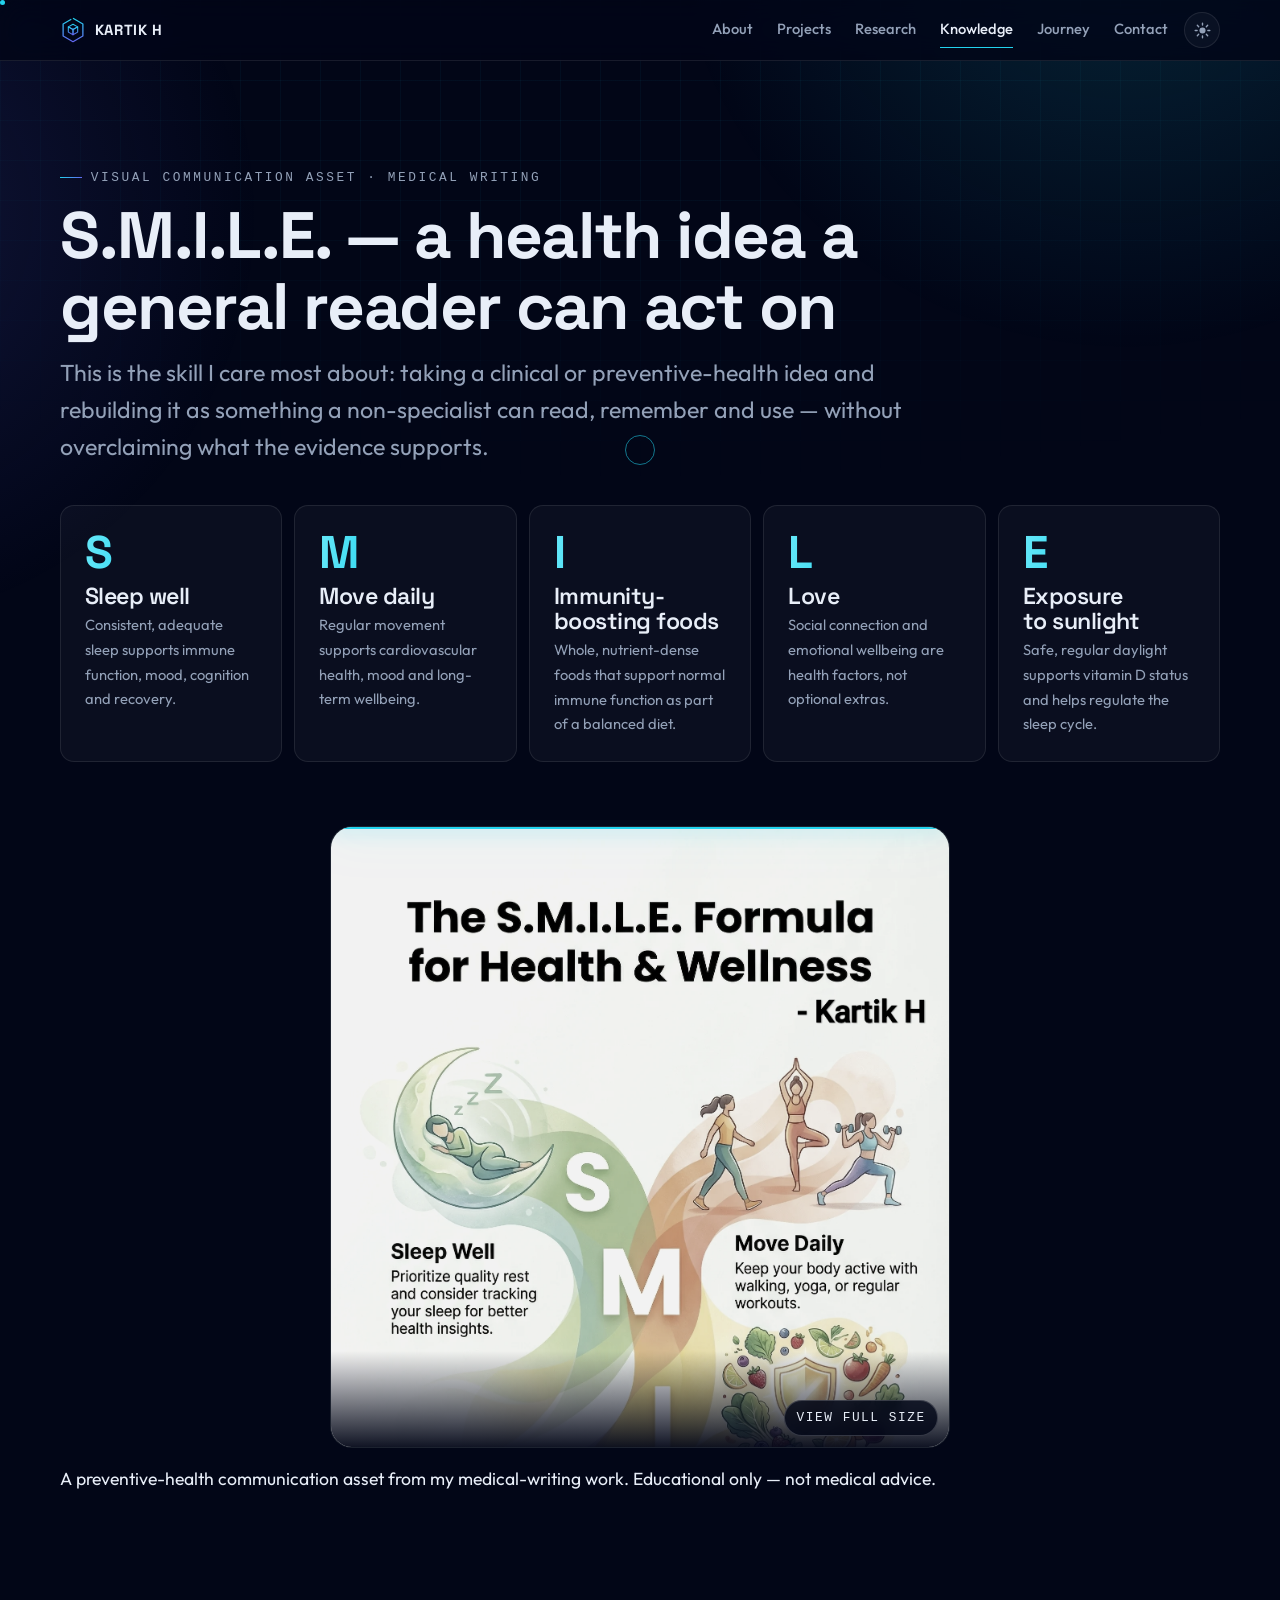
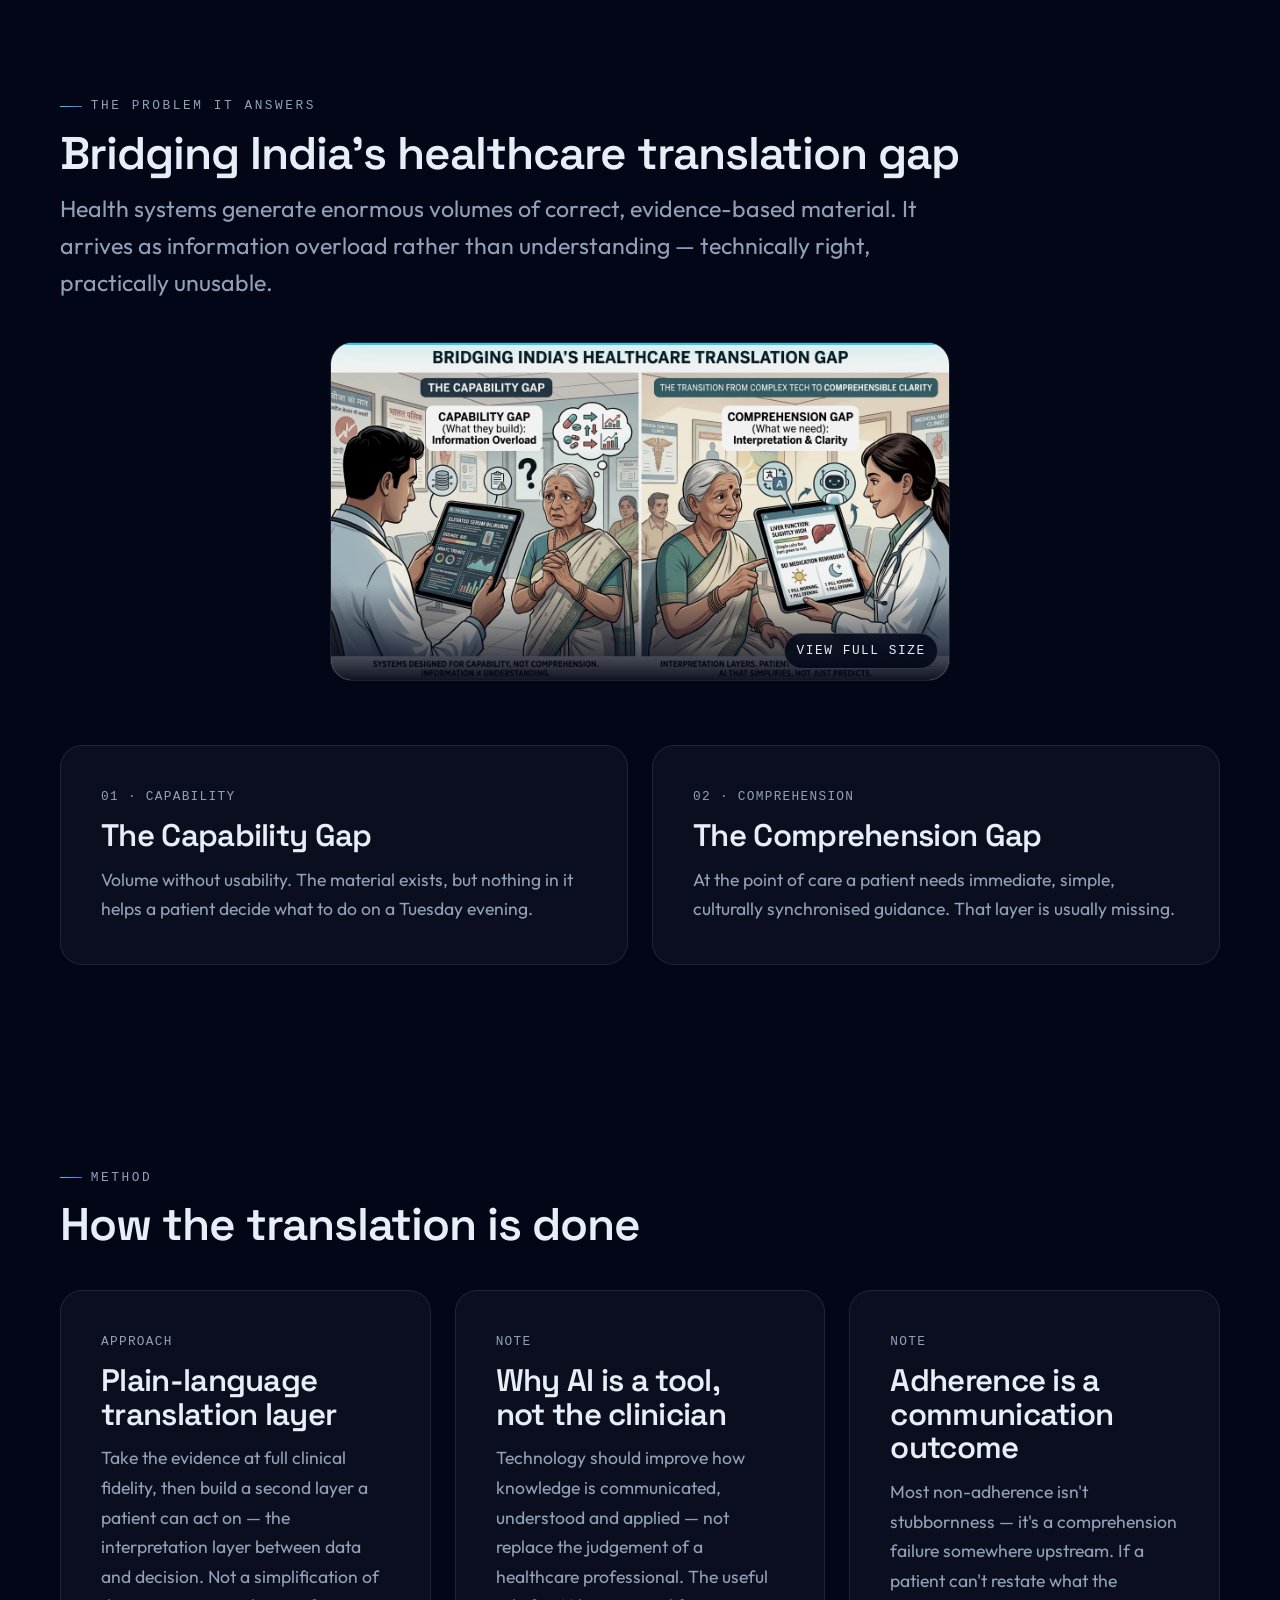
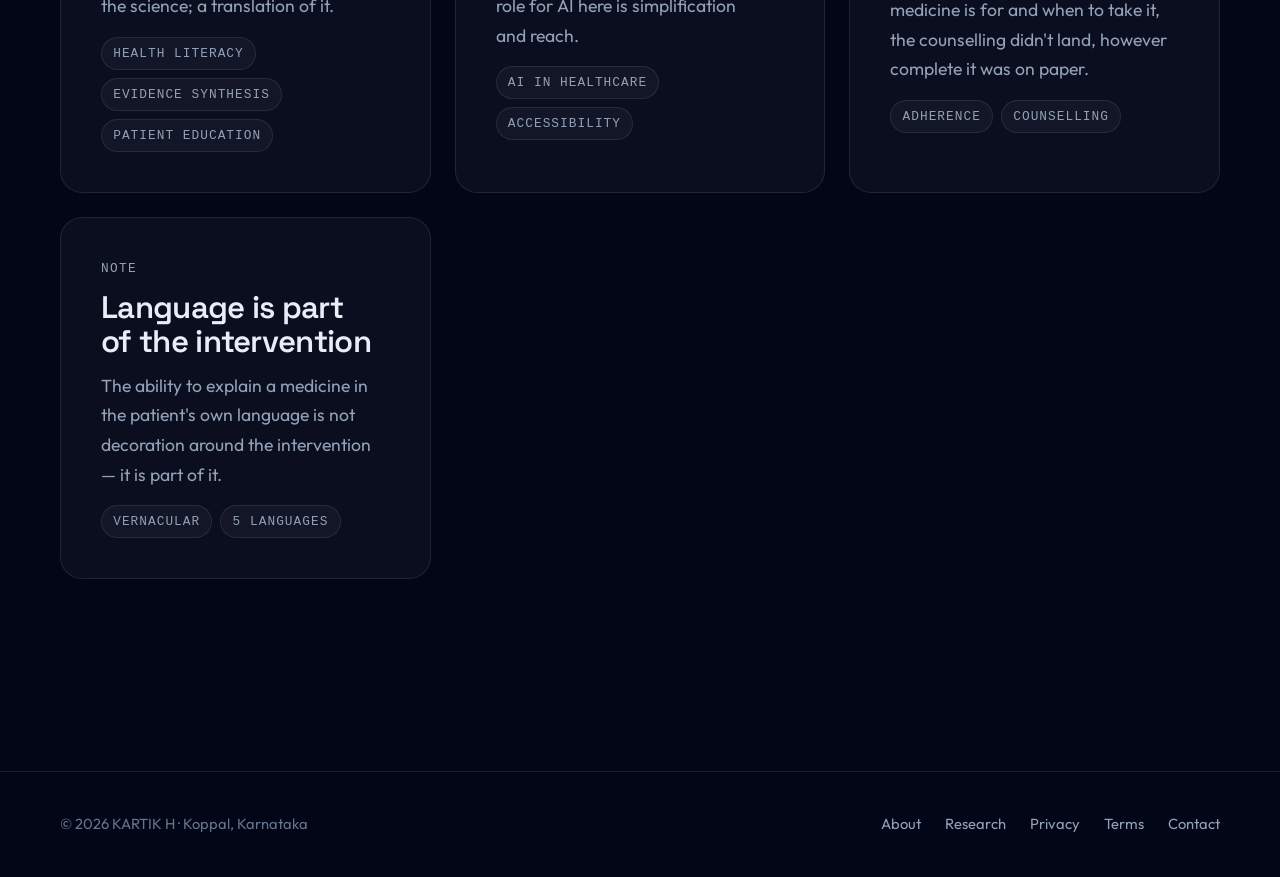
<file: knowledge.html>
<!DOCTYPE html>
<html lang="en" data-theme="dark">
<head>
  <meta charset="utf-8">
  <meta name="viewport" content="width=device-width, initial-scale=1">
  <title>Knowledge — KARTIK H</title>
  <meta name="description" content="Visual communication assets and notes on pharmacy practice, healthcare communication and health literacy by KARTIK H — including the S.M.I.L.E. framework.">
  <link rel="canonical" href="https://kartik-h6.github.io/Portfolio/knowledge.html">
  <meta name="theme-color" content="#020617">
  <meta name="color-scheme" content="dark light">

  <meta property="og:type" content="website">
  <meta property="og:site_name" content="KARTIK H">
  <meta property="og:title" content="Knowledge — KARTIK H">
  <meta property="og:description" content="Visual communication assets and notes on healthcare communication.">
  <meta property="og:url" content="https://kartik-h6.github.io/Portfolio/knowledge.html">
  <meta property="og:image" content="https://kartik-h6.github.io/Portfolio/assets/images/og/og-image.png">
  <meta property="og:image:type" content="image/png">
  <meta property="og:image:width" content="1200">
  <meta property="og:image:height" content="630">
  <meta property="og:image:alt" content="KARTIK H">
  <meta name="twitter:card" content="summary_large_image">
  <meta name="twitter:image" content="https://kartik-h6.github.io/Portfolio/assets/images/og/og-image.png">

  <link rel="icon" type="image/svg+xml" href="assets/images/favicon/favicon.svg">
  <link rel="icon" href="assets/images/favicon/favicon.ico" sizes="any">
  <link rel="apple-touch-icon" href="assets/images/favicon/apple-touch-icon.png">
  <link rel="manifest" href="manifest.json">

  <link rel="preconnect" href="https://fonts.googleapis.com">
  <link rel="preconnect" href="https://fonts.gstatic.com" crossorigin>
  <link rel="stylesheet" href="https://fonts.googleapis.com/css2?family=Space+Grotesk:wght@400;500;600;700&family=Outfit:wght@300;400;500;600&display=swap">

  <link rel="stylesheet" href="assets/css/style.css">
  <link rel="stylesheet" href="assets/css/components.css">
  <link rel="stylesheet" href="assets/css/utilities.css">
  <link rel="stylesheet" href="assets/css/animations.css">
</head>
<body>
  <a class="skip-link" href="#main">Skip to content</a>

  <header class="site-header">
    <nav class="site-nav container" aria-label="Primary">
      <a class="brand" href="index.html">
        <svg class="brand__mark" viewBox="0 0 100 100" aria-hidden="true" focusable="false">
          <defs><linearGradient id="navGrad" x1="0%" y1="0%" x2="0%" y2="100%"><stop offset="0%" stop-color="#22d3ee"/><stop offset="100%" stop-color="#6366f1"/></linearGradient></defs>
          <polygon class="ring" points="50,5 88,27 88,73 50,95 12,73 12,27" fill="none" stroke="url(#navGrad)" stroke-width="5" stroke-linejoin="round"/>
          <g stroke="url(#navGrad)" stroke-width="4" fill="none" stroke-linejoin="round"><polygon points="50,28 68,38 50,48 32,38"/><polygon points="32,38 50,48 50,68 32,58"/><polygon points="68,38 50,48 50,68 68,58"/></g>
        </svg>
        KARTIK&nbsp;H
      </a>
      <button class="nav-toggle" type="button" aria-expanded="false" aria-controls="nav-menu" aria-label="Toggle navigation">Menu</button>
      <ul class="nav-list" id="nav-menu">
        <li><a href="about.html">About</a></li>
        <li><a href="projects.html">Projects</a></li>
        <li><a href="research.html">Research</a></li>
        <li><a href="knowledge.html" aria-current="page">Knowledge</a></li>
        <li><a href="journey.html">Journey</a></li>
        <li><a href="contact.html">Contact</a></li>
      </ul>
      <button class="theme-toggle" type="button" data-theme-toggle aria-label="Switch to light theme">Dark mode</button>
    </nav>
  </header>

  <main id="main" class="page">

    <!-- ── S.M.I.L.E. — the headline asset ──────────────────────────── -->
    <section class="section" aria-labelledby="page-title">
      <div class="container">
        <div class="section-head reveal">
          <p class="eyebrow">Visual communication asset · Medical writing</p>
          <h1 id="page-title">S.M.I.L.E. — a health idea a general reader can act on</h1>
          <p class="lead">This is the skill I care most about: taking a clinical or preventive-health idea and rebuilding it as something a non-specialist can read, remember and use — without overclaiming what the evidence supports.</p>
        </div>

        <div class="letters reveal reveal--d1">
          <article class="letter">
            <span class="letter__glyph" aria-hidden="true">S</span>
            <h4>Sleep well</h4>
            <p>Consistent, adequate sleep supports immune function, mood, cognition and recovery.</p>
          </article>
          <article class="letter">
            <span class="letter__glyph" aria-hidden="true">M</span>
            <h4>Move daily</h4>
            <p>Regular movement supports cardiovascular health, mood and long-term wellbeing.</p>
          </article>
          <article class="letter">
            <span class="letter__glyph" aria-hidden="true">I</span>
            <h4>Immunity-boosting foods</h4>
            <p>Whole, nutrient-dense foods that support normal immune function as part of a balanced diet.</p>
          </article>
          <article class="letter">
            <span class="letter__glyph" aria-hidden="true">L</span>
            <h4>Love</h4>
            <p>Social connection and emotional wellbeing are health factors, not optional extras.</p>
          </article>
          <article class="letter">
            <span class="letter__glyph" aria-hidden="true">E</span>
            <h4>Exposure to sunlight</h4>
            <p>Safe, regular daylight supports vitamin D status and helps regulate the sleep cycle.</p>
          </article>
        </div>

        <figure class="scanner scanner--tall mt-2xl reveal reveal--d2" data-expand>
          <picture>
            <source srcset="visuals/smile-framework.webp" type="image/webp">
            <img src="visuals/smile-framework.webp"
                 alt="S.M.I.L.E. framework — Sleep, Move, Immunity-boosting foods, Love, Exposure to sunlight"
                 width="1535" height="2688" loading="lazy">
          </picture>
          <span class="scanner__hint">View full size</span>
        </figure>

        <p class="field__hint mt-m">A preventive-health communication asset from my medical-writing work. Educational only — not medical advice.</p>
      </div>
    </section>

    <!-- ── The translation gap ──────────────────────────────────────── -->
    <section class="section" aria-labelledby="gap-title">
      <div class="container">
        <div class="section-head reveal">
          <p class="eyebrow">The problem it answers</p>
          <h2 id="gap-title">Bridging India's healthcare translation gap</h2>
          <p class="lead">Health systems generate enormous volumes of correct, evidence-based material. It arrives as information overload rather than understanding — technically right, practically unusable.</p>
        </div>

        <figure class="scanner scanner--tall reveal reveal--d1" data-expand>
          <picture>
            <source srcset="visuals/bridging-india-translation.webp" type="image/webp">
            <img src="visuals/bridging-india-translation.webp"
                 alt="Diagram contrasting the capability gap with the comprehension gap"
                 width="1408" height="768" loading="lazy">
          </picture>
          <span class="scanner__hint">View full size</span>
        </figure>

        <div class="grid grid--2 mt-2xl">
          <article class="card card--hover reveal reveal--d1">
            <p class="card__meta">01 · Capability</p>
            <h3>The Capability Gap</h3>
            <p>Volume without usability. The material exists, but nothing in it helps a patient decide what to do on a Tuesday evening.</p>
          </article>
          <article class="card card--hover reveal reveal--d2">
            <p class="card__meta">02 · Comprehension</p>
            <h3>The Comprehension Gap</h3>
            <p>At the point of care a patient needs immediate, simple, culturally synchronised guidance. That layer is usually missing.</p>
          </article>
        </div>
      </div>
    </section>

    <!-- ── Method notes ─────────────────────────────────────────────── -->
    <section class="section" aria-labelledby="method-title">
      <div class="container">
        <div class="section-head reveal">
          <p class="eyebrow">Method</p>
          <h2 id="method-title">How the translation is done</h2>
        </div>

        <div class="grid grid--2">
          <article class="card card--hover reveal reveal--d1">
            <p class="card__meta">Approach</p>
            <h3>Plain-language translation layer</h3>
            <p>Take the evidence at full clinical fidelity, then build a second layer a patient can act on — the interpretation layer between data and decision. Not a simplification of the science; a translation of it.</p>
            <div class="pills"><span class="pill">Health literacy</span><span class="pill">Evidence synthesis</span><span class="pill">Patient education</span></div>
          </article>

          <article class="card card--hover reveal reveal--d2">
            <p class="card__meta">Note</p>
            <h3>Why AI is a tool, not the clinician</h3>
            <p>Technology should improve how knowledge is communicated, understood and applied — not replace the judgement of a healthcare professional. The useful role for AI here is simplification and reach.</p>
            <div class="pills"><span class="pill">AI in healthcare</span><span class="pill">Accessibility</span></div>
          </article>

          <article class="card card--hover reveal reveal--d1">
            <p class="card__meta">Note</p>
            <h3>Adherence is a communication outcome</h3>
            <p>Most non-adherence isn't stubbornness — it's a comprehension failure somewhere upstream. If a patient can't restate what the medicine is for and when to take it, the counselling didn't land, however complete it was on paper.</p>
            <div class="pills"><span class="pill">Adherence</span><span class="pill">Counselling</span></div>
          </article>

          <article class="card card--hover reveal reveal--d2">
            <p class="card__meta">Note</p>
            <h3>Language is part of the intervention</h3>
            <p>The ability to explain a medicine in the patient's own language is not decoration around the intervention — it is part of it.</p>
            <div class="pills"><span class="pill">Vernacular</span><span class="pill">5 languages</span></div>
          </article>
        </div>
      </div>
    </section>

  </main>

  <footer class="site-footer">
    <div class="container site-footer__inner">
      <p class="faint">© 2026 KARTIK H · Koppal, Karnataka</p>
      <ul class="site-footer__links">
        <li><a href="about.html">About</a></li>
        <li><a href="research.html">Research</a></li>
        <li><a href="privacy.html">Privacy</a></li>
        <li><a href="terms.html">Terms</a></li>
        <li><a href="contact.html">Contact</a></li>
      </ul>
    </div>
  </footer>

  <script type="module" src="assets/js/main.js"></script>
  <script type="module" src="assets/js/navigation.js"></script>
  <script type="module" src="assets/js/theme.js"></script>
  <script type="module" src="assets/js/animations.js"></script>
</body>
</html>
</file>
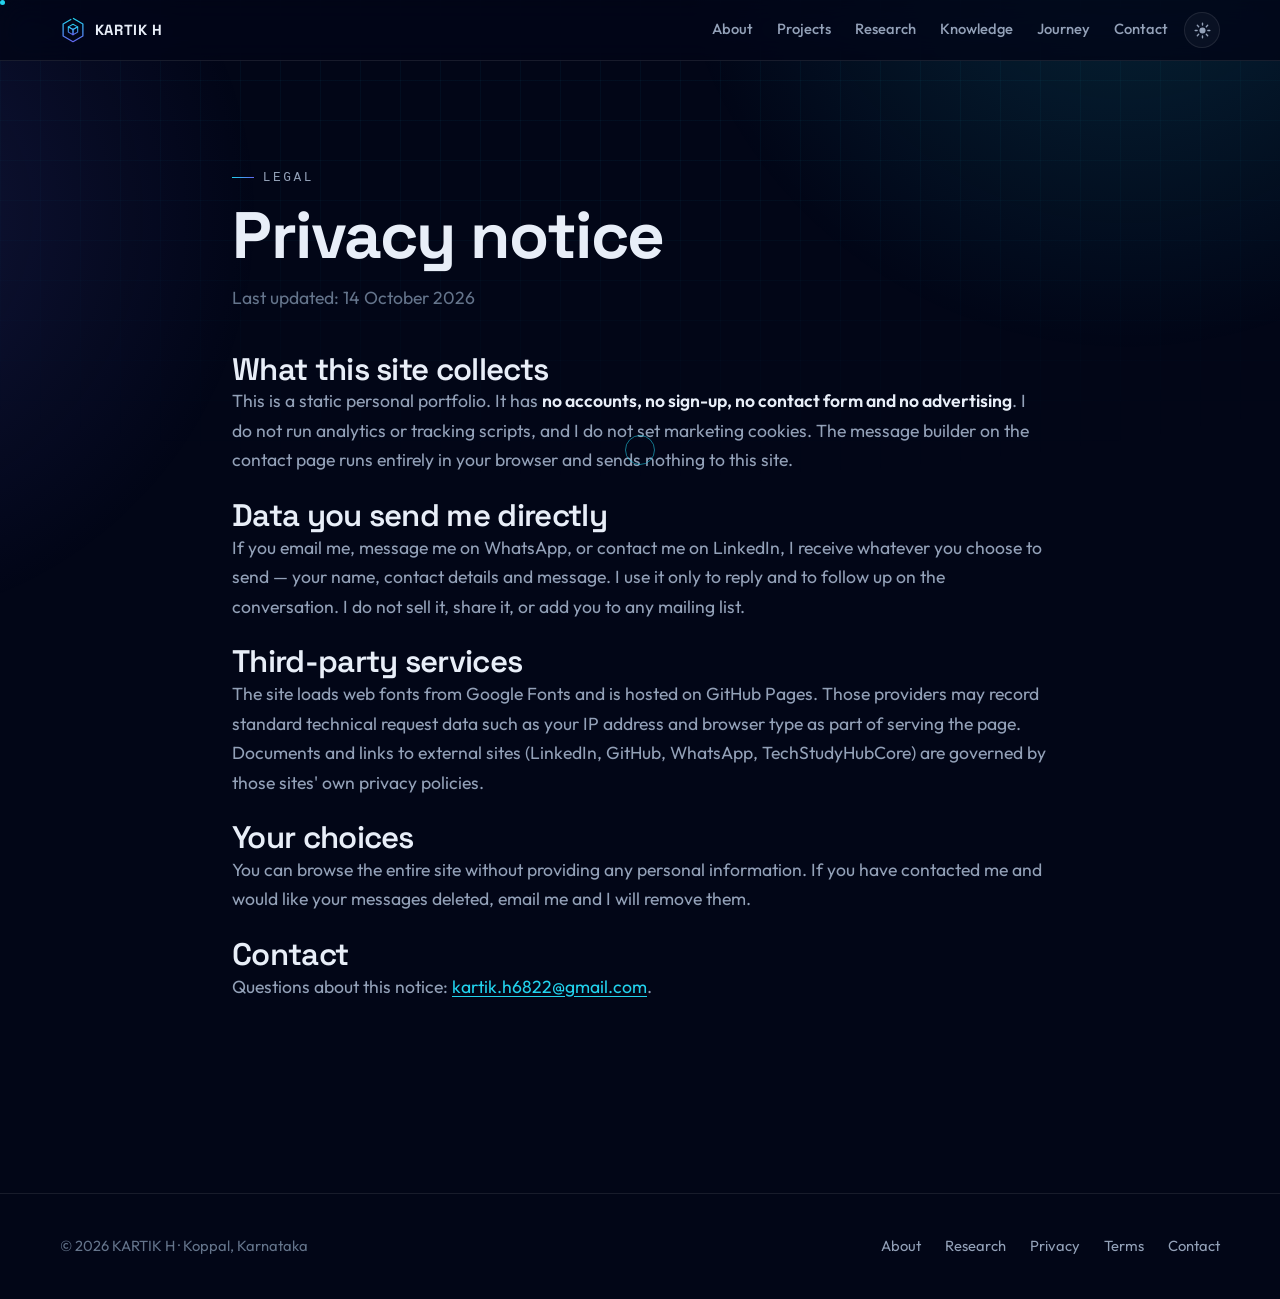
<file: privacy.html>
<!DOCTYPE html>
<html lang="en" data-theme="dark">
<head>
  <meta charset="utf-8">
  <meta name="viewport" content="width=device-width, initial-scale=1">
  <title>Privacy — KARTIK H</title>
  <meta name="description" content="Privacy notice for this portfolio site — what data is collected, how it is used, and your choices.">
  <link rel="canonical" href="https://kartik-h6.github.io/Portfolio/privacy.html">
  <meta name="theme-color" content="#020617">
  <meta name="color-scheme" content="dark light">

  <meta property="og:type" content="website">
  <meta property="og:site_name" content="KARTIK H">
  <meta property="og:title" content="Privacy — KARTIK H">
  <meta property="og:description" content="Privacy notice for this website.">
  <meta property="og:url" content="https://kartik-h6.github.io/Portfolio/privacy.html">
  <meta property="og:image" content="https://kartik-h6.github.io/Portfolio/assets/images/og/og-image.png">
  <meta property="og:image:type" content="image/png">
  <meta property="og:image:width" content="1200">
  <meta property="og:image:height" content="630">
  <meta property="og:image:alt" content="KARTIK H">
  <meta name="twitter:card" content="summary_large_image">
  <meta name="twitter:image" content="https://kartik-h6.github.io/Portfolio/assets/images/og/og-image.png">

  <link rel="icon" type="image/svg+xml" href="assets/images/favicon/favicon.svg">
  <link rel="icon" href="assets/images/favicon/favicon.ico" sizes="any">
  <link rel="apple-touch-icon" href="assets/images/favicon/apple-touch-icon.png">
  <link rel="manifest" href="manifest.json">

  <link rel="preconnect" href="https://fonts.googleapis.com">
  <link rel="preconnect" href="https://fonts.gstatic.com" crossorigin>
  <link rel="stylesheet" href="https://fonts.googleapis.com/css2?family=Space+Grotesk:wght@400;500;600;700&family=Outfit:wght@300;400;500;600&display=swap">

  <link rel="stylesheet" href="assets/css/style.css">
  <link rel="stylesheet" href="assets/css/components.css">
  <link rel="stylesheet" href="assets/css/utilities.css">
  <link rel="stylesheet" href="assets/css/animations.css">
</head>
<body>
  <a class="skip-link" href="#main">Skip to content</a>

  <header class="site-header">
    <nav class="site-nav container" aria-label="Primary">
      <a class="brand" href="index.html">
        <svg class="brand__mark" viewBox="0 0 100 100" aria-hidden="true" focusable="false">
          <defs><linearGradient id="navGrad" x1="0%" y1="0%" x2="0%" y2="100%"><stop offset="0%" stop-color="#22d3ee"/><stop offset="100%" stop-color="#6366f1"/></linearGradient></defs>
          <polygon class="ring" points="50,5 88,27 88,73 50,95 12,73 12,27" fill="none" stroke="url(#navGrad)" stroke-width="5" stroke-linejoin="round"/>
          <g stroke="url(#navGrad)" stroke-width="4" fill="none" stroke-linejoin="round"><polygon points="50,28 68,38 50,48 32,38"/><polygon points="32,38 50,48 50,68 32,58"/><polygon points="68,38 50,48 50,68 68,58"/></g>
        </svg>
        KARTIK&nbsp;H
      </a>
      <button class="nav-toggle" type="button" aria-expanded="false" aria-controls="nav-menu" aria-label="Toggle navigation">Menu</button>
      <ul class="nav-list" id="nav-menu">
        <li><a href="about.html">About</a></li>
        <li><a href="projects.html">Projects</a></li>
        <li><a href="research.html">Research</a></li>
        <li><a href="knowledge.html">Knowledge</a></li>
        <li><a href="journey.html">Journey</a></li>
        <li><a href="contact.html">Contact</a></li>
      </ul>
      <button class="theme-toggle" type="button" data-theme-toggle aria-label="Switch colour theme">Dark mode</button>
    </nav>
  </header>

  <main id="main" class="page">
    <section class="section" aria-labelledby="page-title">
      <div class="container measure reveal">
        <p class="eyebrow">Legal</p>
        <h1 id="page-title">Privacy notice</h1>
        <p class="faint mt-s">Last updated: <time datetime="2026-10-14">14 October 2026</time></p>

        <div class="stack--l mt-xl">
          <div>
            <h3>What this site collects</h3>
            <p class="muted">This is a static personal portfolio. It has <strong>no accounts, no sign-up, no contact form and no advertising</strong>. I do not run analytics or tracking scripts, and I do not set marketing cookies. The message builder on the contact page runs entirely in your browser and sends nothing to this site.</p>
          </div>
          <div>
            <h3>Data you send me directly</h3>
            <p class="muted">If you email me, message me on WhatsApp, or contact me on LinkedIn, I receive whatever you choose to send — your name, contact details and message. I use it only to reply and to follow up on the conversation. I do not sell it, share it, or add you to any mailing list.</p>
          </div>
          <div>
            <h3>Third-party services</h3>
            <p class="muted">The site loads web fonts from Google Fonts and is hosted on GitHub Pages. Those providers may record standard technical request data such as your IP address and browser type as part of serving the page. Documents and links to external sites (LinkedIn, GitHub, WhatsApp, TechStudyHubCore) are governed by those sites' own privacy policies.</p>
          </div>
          <div>
            <h3>Your choices</h3>
            <p class="muted">You can browse the entire site without providing any personal information. If you have contacted me and would like your messages deleted, email me and I will remove them.</p>
          </div>
          <div>
            <h3>Contact</h3>
            <p class="muted">Questions about this notice: <a href="mailto:kartik.h6822@gmail.com">kartik.h6822@gmail.com</a>.</p>
          </div>
        </div>
      </div>
    </section>
  </main>

  <footer class="site-footer">
    <div class="container site-footer__inner">
      <p class="faint">© 2026 KARTIK H · Koppal, Karnataka</p>
      <ul class="site-footer__links">
        <li><a href="about.html">About</a></li>
        <li><a href="research.html">Research</a></li>
        <li><a href="privacy.html">Privacy</a></li>
        <li><a href="terms.html">Terms</a></li>
        <li><a href="contact.html">Contact</a></li>
      </ul>
    </div>
  </footer>

  <script type="module" src="assets/js/main.js"></script>
  <script type="module" src="assets/js/navigation.js"></script>
  <script type="module" src="assets/js/theme.js"></script>
  <script type="module" src="assets/js/animations.js"></script>
</body>
</html>
</file>
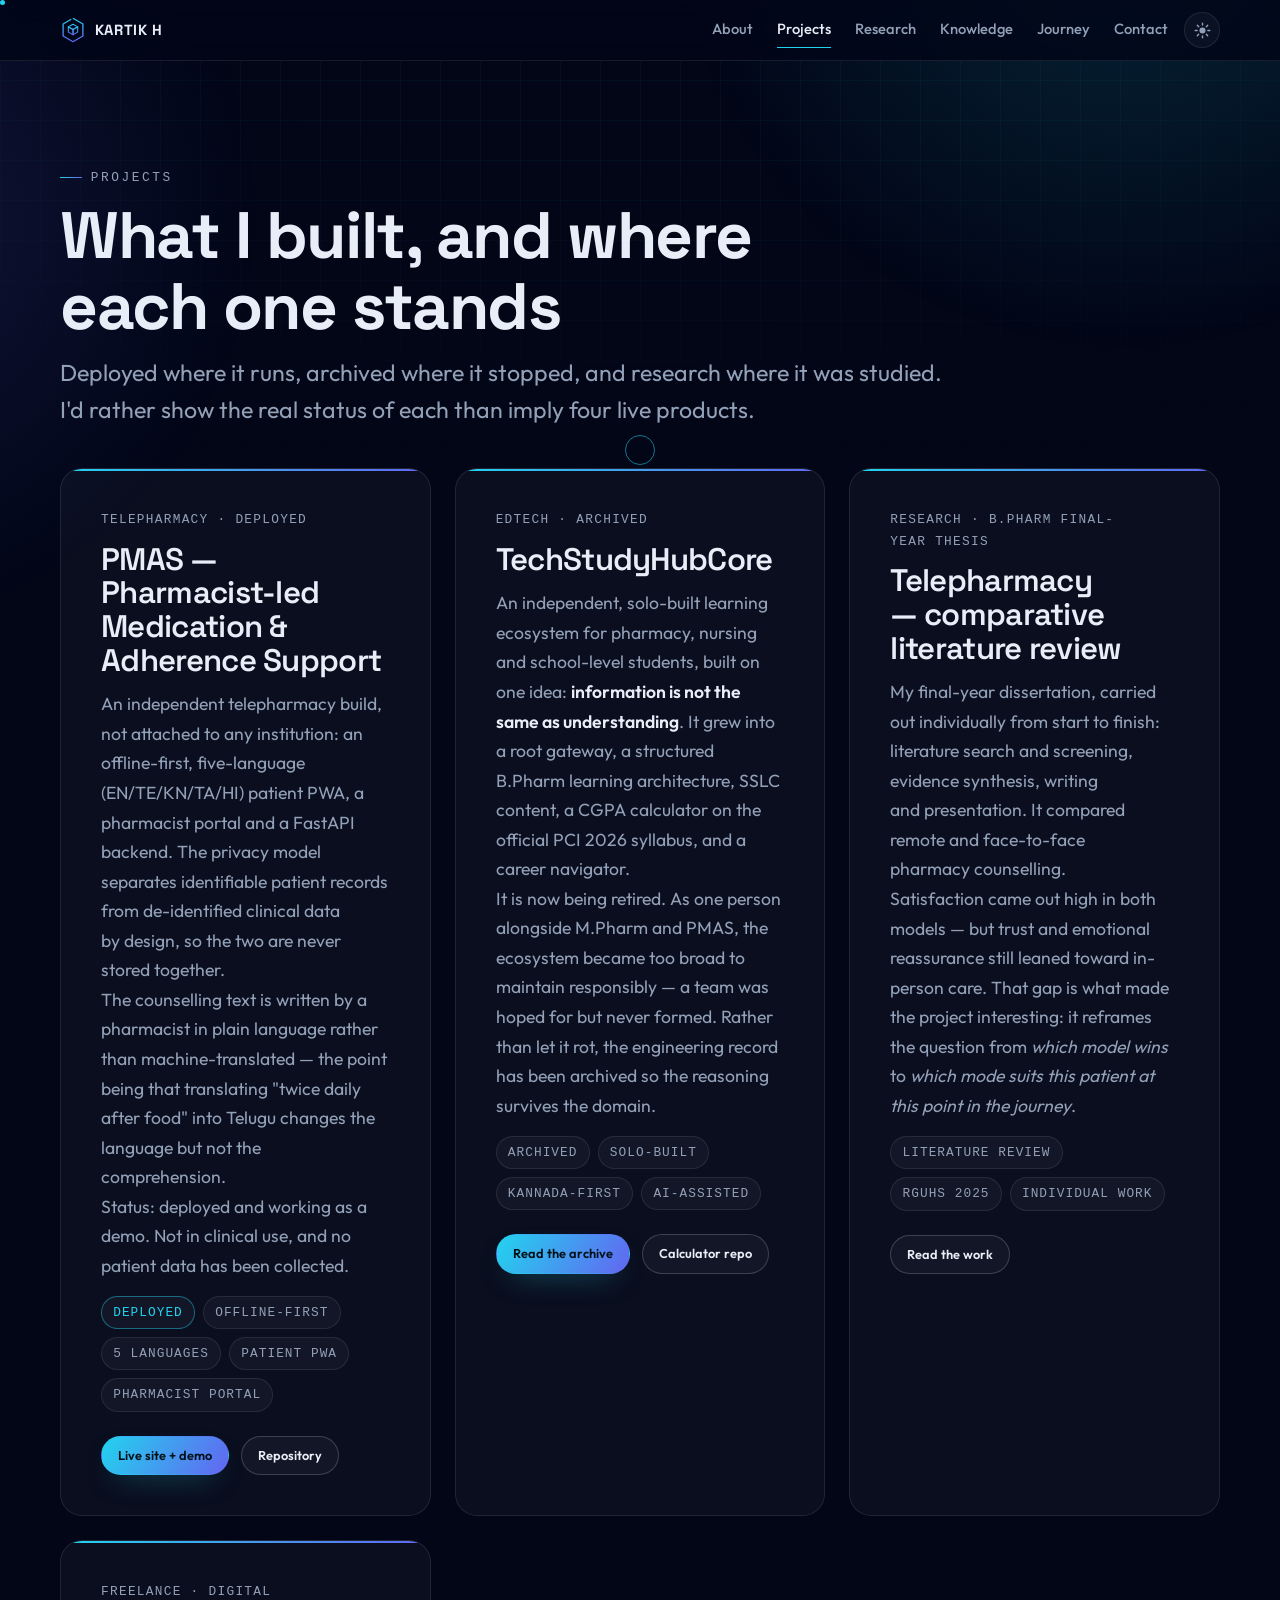
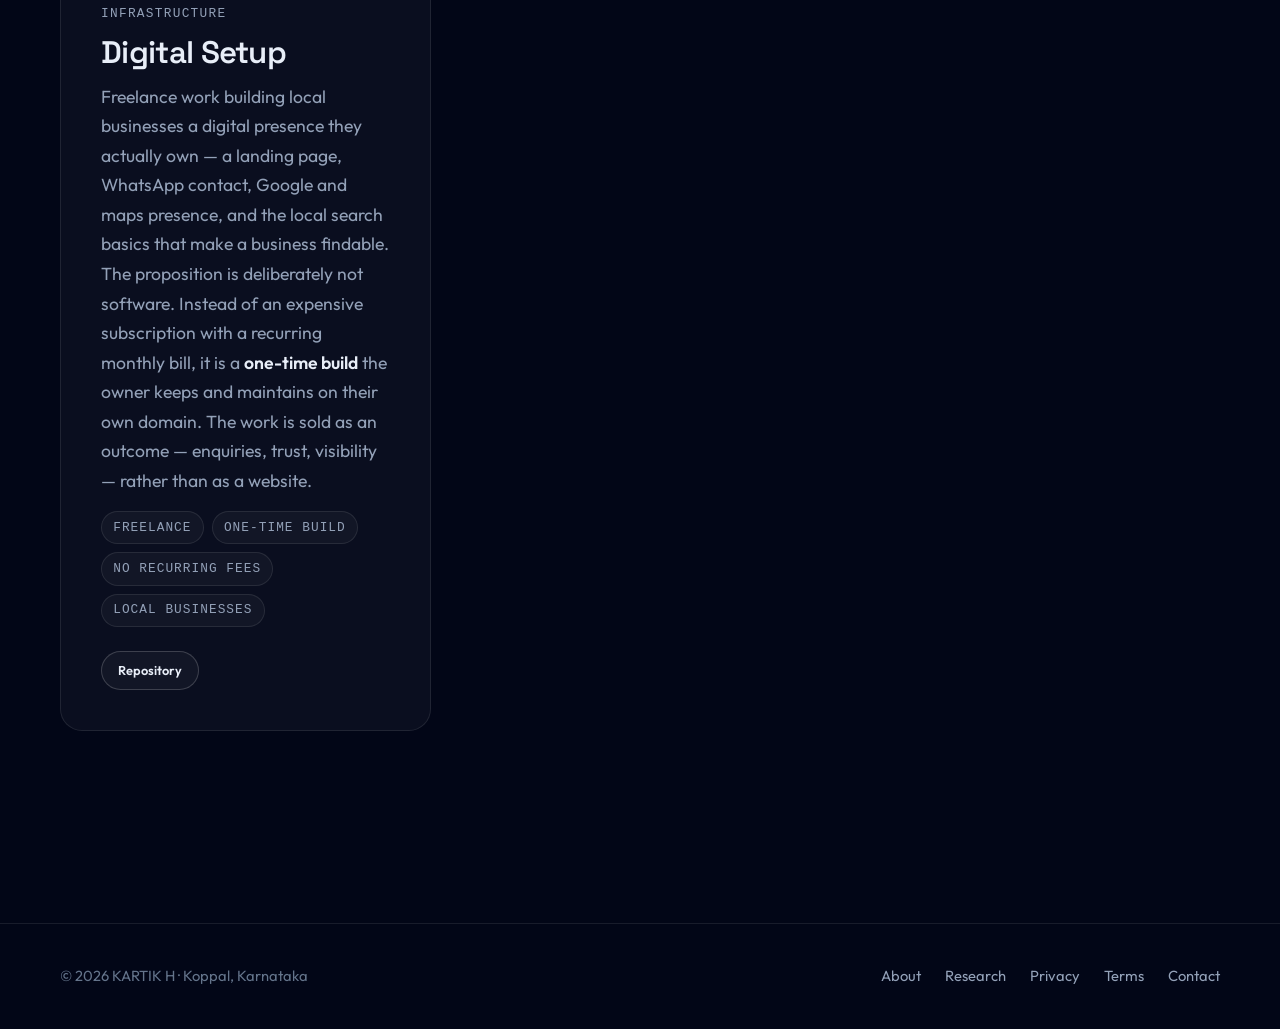
<file: projects.html>
<!DOCTYPE html>
<html lang="en" data-theme="dark">
<head>
  <meta charset="utf-8">
  <meta name="viewport" content="width=device-width, initial-scale=1">
  <title>Projects — KARTIK H</title>
  <meta name="description" content="Projects by KARTIK H — PMAS telepharmacy adherence platform, the archived TechStudyHubCore ecosystem, the telepharmacy dissertation, and Digital Setup freelance work.">
  <link rel="canonical" href="https://kartik-h6.github.io/Portfolio/projects.html">
  <meta name="theme-color" content="#020617">
  <meta name="color-scheme" content="dark light">

  <meta property="og:type" content="website">
  <meta property="og:site_name" content="KARTIK H">
  <meta property="og:title" content="Projects — KARTIK H">
  <meta property="og:description" content="Deployed work, an archived ecosystem, a dissertation, and freelance digital infrastructure.">
  <meta property="og:url" content="https://kartik-h6.github.io/Portfolio/projects.html">
  <meta property="og:image" content="https://kartik-h6.github.io/Portfolio/assets/images/og/og-image.png">
  <meta property="og:image:type" content="image/png">
  <meta property="og:image:width" content="1200">
  <meta property="og:image:height" content="630">
  <meta property="og:image:alt" content="KARTIK H">
  <meta name="twitter:card" content="summary_large_image">
  <meta name="twitter:image" content="https://kartik-h6.github.io/Portfolio/assets/images/og/og-image.png">

  <link rel="icon" type="image/svg+xml" href="assets/images/favicon/favicon.svg">
  <link rel="icon" href="assets/images/favicon/favicon.ico" sizes="any">
  <link rel="apple-touch-icon" href="assets/images/favicon/apple-touch-icon.png">
  <link rel="manifest" href="manifest.json">

  <link rel="preconnect" href="https://fonts.googleapis.com">
  <link rel="preconnect" href="https://fonts.gstatic.com" crossorigin>
  <link rel="stylesheet" href="https://fonts.googleapis.com/css2?family=Space+Grotesk:wght@400;500;600;700&family=Outfit:wght@300;400;500;600&display=swap">

  <link rel="stylesheet" href="assets/css/style.css">
  <link rel="stylesheet" href="assets/css/components.css">
  <link rel="stylesheet" href="assets/css/utilities.css">
  <link rel="stylesheet" href="assets/css/animations.css">
</head>
<body>
  <a class="skip-link" href="#main">Skip to content</a>

  <header class="site-header">
    <nav class="site-nav container" aria-label="Primary">
      <a class="brand" href="index.html">
        <svg class="brand__mark" viewBox="0 0 100 100" aria-hidden="true" focusable="false">
          <defs><linearGradient id="navGrad" x1="0%" y1="0%" x2="0%" y2="100%"><stop offset="0%" stop-color="#22d3ee"/><stop offset="100%" stop-color="#6366f1"/></linearGradient></defs>
          <polygon class="ring" points="50,5 88,27 88,73 50,95 12,73 12,27" fill="none" stroke="url(#navGrad)" stroke-width="5" stroke-linejoin="round"/>
          <g stroke="url(#navGrad)" stroke-width="4" fill="none" stroke-linejoin="round"><polygon points="50,28 68,38 50,48 32,38"/><polygon points="32,38 50,48 50,68 32,58"/><polygon points="68,38 50,48 50,68 68,58"/></g>
        </svg>
        KARTIK&nbsp;H
      </a>
      <button class="nav-toggle" type="button" aria-expanded="false" aria-controls="nav-menu" aria-label="Toggle navigation">Menu</button>
      <ul class="nav-list" id="nav-menu">
        <li><a href="about.html">About</a></li>
        <li><a href="projects.html" aria-current="page">Projects</a></li>
        <li><a href="research.html">Research</a></li>
        <li><a href="knowledge.html">Knowledge</a></li>
        <li><a href="journey.html">Journey</a></li>
        <li><a href="contact.html">Contact</a></li>
      </ul>
      <button class="theme-toggle" type="button" data-theme-toggle aria-label="Switch to light theme">Dark mode</button>
    </nav>
  </header>

  <main id="main" class="page">

    <section class="section" aria-labelledby="page-title">
      <div class="container">
        <div class="section-head reveal">
          <p class="eyebrow">Projects</p>
          <h1 id="page-title">What I built, and where each one stands</h1>
          <p class="lead">Deployed where it runs, archived where it stopped, and research where it was studied. I'd rather show the real status of each than imply four live products.</p>
        </div>

        <div class="grid grid--2">

          <article class="card card--hover card--feature reveal reveal--d1">
            <p class="card__meta">Telepharmacy · Deployed</p>
            <h3>PMAS — Pharmacist-led Medication &amp; Adherence Support</h3>
            <p>An independent telepharmacy build, not attached to any institution: an offline-first, five-language (EN/TE/KN/TA/HI) patient PWA, a pharmacist portal and a FastAPI backend. The privacy model separates identifiable patient records from de-identified clinical data by design, so the two are never stored together.</p>
            <p>The counselling text is written by a pharmacist in plain language rather than machine-translated — the point being that translating "twice daily after food" into Telugu changes the language but not the comprehension.</p>
            <p class="faint">Status: deployed and working as a demo. Not in clinical use, and no patient data has been collected.</p>
            <div class="pills">
              <span class="pill pill--live">Deployed</span><span class="pill">Offline-first</span><span class="pill">5 languages</span><span class="pill">Patient PWA</span><span class="pill">Pharmacist portal</span>
            </div>
            <p class="hero__actions">
              <a class="btn btn--sm btn--primary" href="https://kartik-h6.github.io/PMAS/" target="_blank" rel="noopener">Live site + demo</a>
              <a class="btn btn--sm" href="https://github.com/kartik-h6/PMAS" target="_blank" rel="noopener">Repository</a>
            </p>
          </article>

          <article class="card card--hover card--feature reveal reveal--d2">
            <p class="card__meta">EdTech · Archived</p>
            <h3>TechStudyHubCore</h3>
            <p>An independent, solo-built learning ecosystem for pharmacy, nursing and school-level students, built on one idea: <strong>information is not the same as understanding</strong>. It grew into a root gateway, a structured B.Pharm learning architecture, SSLC content, a CGPA calculator on the official PCI 2026 syllabus, and a career navigator.</p>
            <p>It is now being retired. As one person alongside M.Pharm and PMAS, the ecosystem became too broad to maintain responsibly — a team was hoped for but never formed. Rather than let it rot, the engineering record has been archived so the reasoning survives the domain.</p>
            <div class="pills">
              <span class="pill">Archived</span><span class="pill">Solo-built</span><span class="pill">Kannada-first</span><span class="pill">AI-assisted</span>
            </div>
            <p class="hero__actions">
              <a class="btn btn--sm btn--primary" href="https://github.com/kartik-h6/techstudyhubcore-archive" target="_blank" rel="noopener">Read the archive</a>
              <a class="btn btn--sm" href="https://github.com/kartik-h6/SGPA-CGPA-CALCULATOR" target="_blank" rel="noopener">Calculator repo</a>
            </p>
          </article>

          <article class="card card--hover card--feature reveal reveal--d1">
            <p class="card__meta">Research · B.Pharm final-year thesis</p>
            <h3>Telepharmacy — comparative literature review</h3>
            <p>My final-year dissertation, carried out individually from start to finish: literature search and screening, evidence synthesis, writing and presentation. It compared remote and face-to-face pharmacy counselling.</p>
            <p>Satisfaction came out high in both models — but trust and emotional reassurance still leaned toward in-person care. That gap is what made the project interesting: it reframes the question from <em>which model wins</em> to <em>which mode suits this patient at this point in the journey</em>.</p>
            <div class="pills">
              <span class="pill">Literature review</span><span class="pill">RGUHS 2025</span><span class="pill">Individual work</span>
            </div>
            <p class="mt-l"><a class="btn btn--sm" href="research.html">Read the work</a></p>
          </article>

          <article class="card card--hover card--feature reveal reveal--d2">
            <p class="card__meta">Freelance · Digital infrastructure</p>
            <h3>Digital Setup</h3>
            <p>Freelance work building local businesses a digital presence they actually own — a landing page, WhatsApp contact, Google and maps presence, and the local search basics that make a business findable.</p>
            <p>The proposition is deliberately not software. Instead of an expensive subscription with a recurring monthly bill, it is a <strong>one-time build</strong> the owner keeps and maintains on their own domain. The work is sold as an outcome — enquiries, trust, visibility — rather than as a website.</p>
            <div class="pills">
              <span class="pill">Freelance</span><span class="pill">One-time build</span><span class="pill">No recurring fees</span><span class="pill">Local businesses</span>
            </div>
            <p class="mt-l"><a class="btn btn--sm" href="https://github.com/kartik-h6/digital-setup" target="_blank" rel="noopener">Repository</a></p>
          </article>

        </div>
      </div>
    </section>

  </main>

  <footer class="site-footer">
    <div class="container site-footer__inner">
      <p class="faint">© 2026 KARTIK H · Koppal, Karnataka</p>
      <ul class="site-footer__links">
        <li><a href="about.html">About</a></li>
        <li><a href="research.html">Research</a></li>
        <li><a href="privacy.html">Privacy</a></li>
        <li><a href="terms.html">Terms</a></li>
        <li><a href="contact.html">Contact</a></li>
      </ul>
    </div>
  </footer>

  <script type="module" src="assets/js/main.js"></script>
  <script type="module" src="assets/js/navigation.js"></script>
  <script type="module" src="assets/js/theme.js"></script>
  <script type="module" src="assets/js/animations.js"></script>
</body>
</html>
</file>
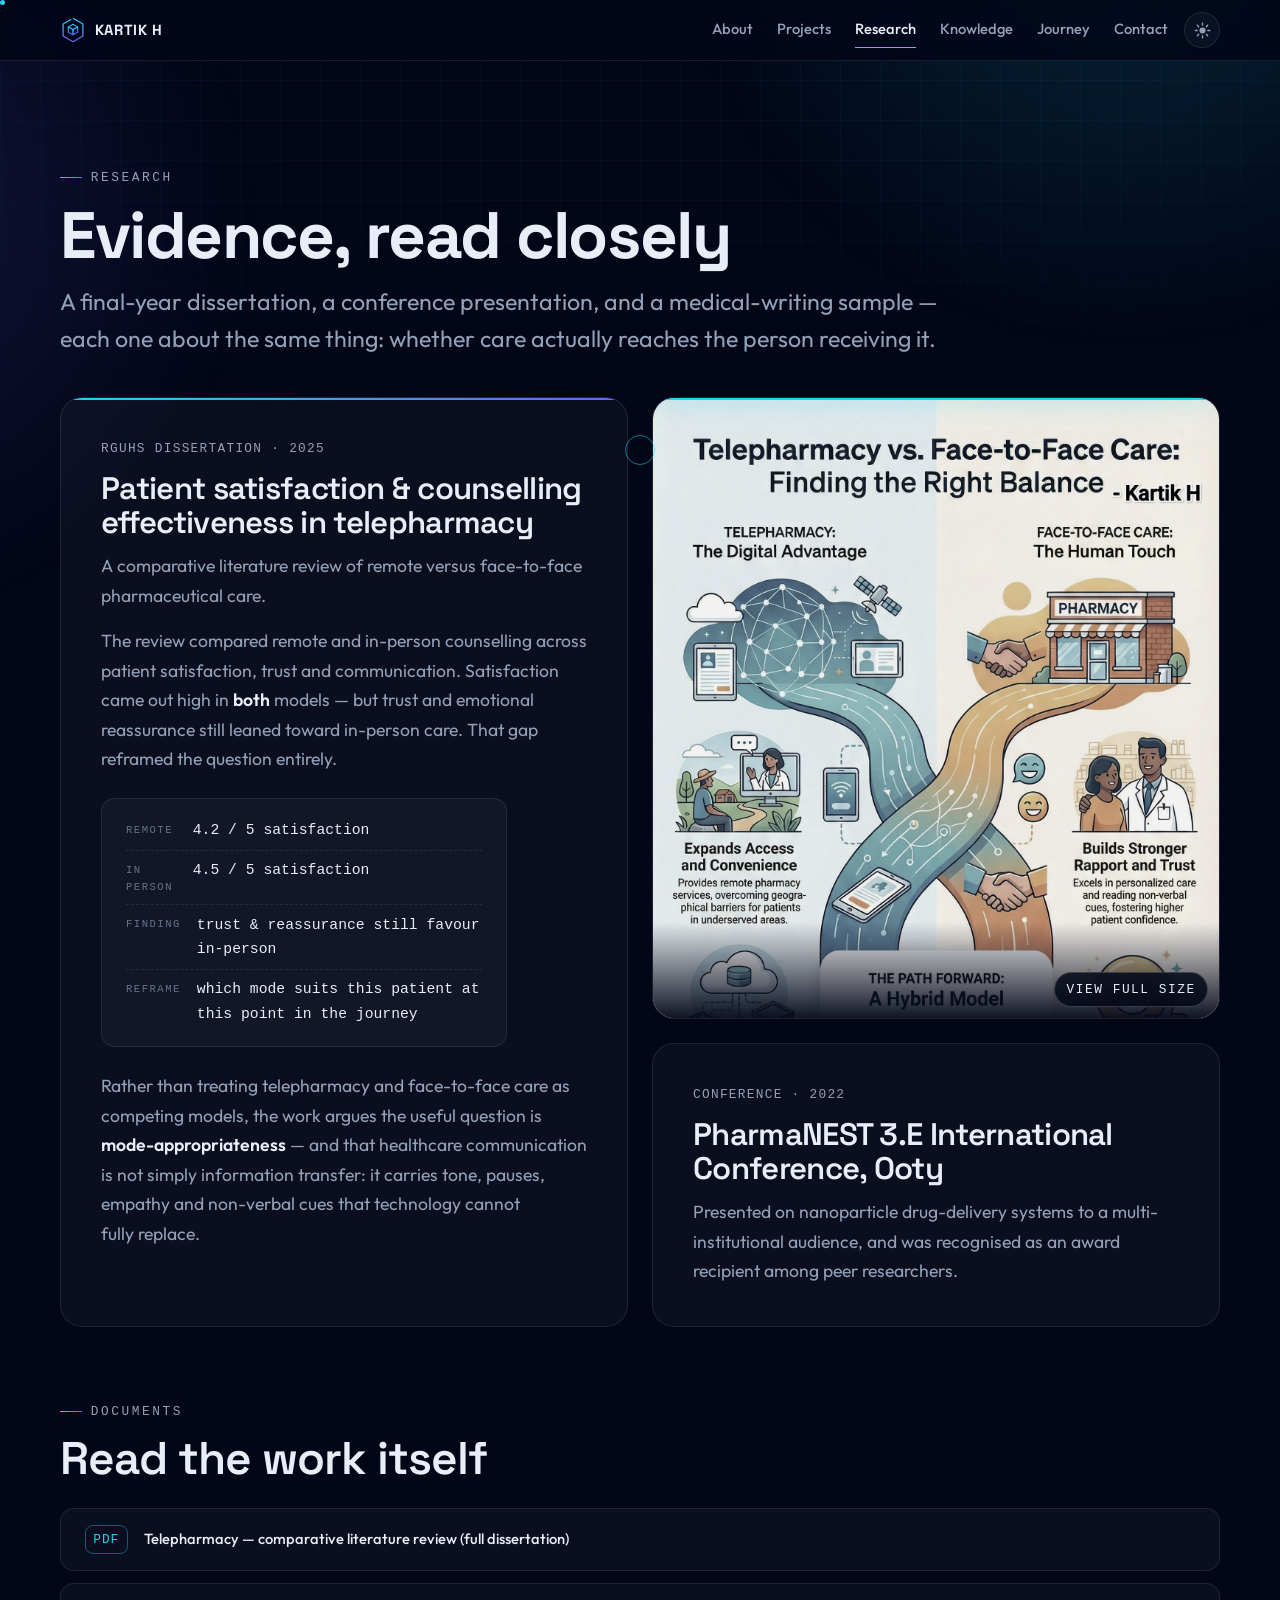
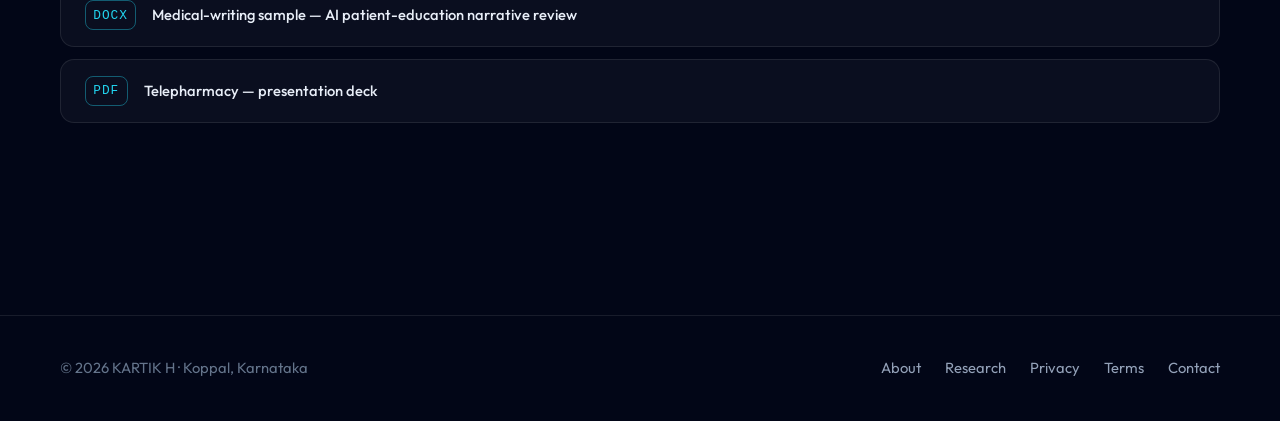
<file: research.html>
<!DOCTYPE html>
<html lang="en" data-theme="dark">
<head>
  <meta charset="utf-8">
  <meta name="viewport" content="width=device-width, initial-scale=1">
  <title>Research — KARTIK H</title>
  <meta name="description" content="Research by KARTIK H — telepharmacy comparative literature review, patient satisfaction and counselling effectiveness, evidence synthesis.">
  <link rel="canonical" href="https://kartik-h6.github.io/Portfolio/research.html">
  <meta name="theme-color" content="#020617">
  <meta name="color-scheme" content="dark light">

  <meta property="og:type" content="website">
  <meta property="og:site_name" content="KARTIK H">
  <meta property="og:title" content="Research — KARTIK H">
  <meta property="og:description" content="Telepharmacy research, literature review and evidence synthesis.">
  <meta property="og:url" content="https://kartik-h6.github.io/Portfolio/research.html">
  <meta property="og:image" content="https://kartik-h6.github.io/Portfolio/assets/images/og/og-image.png">
  <meta property="og:image:type" content="image/png">
  <meta property="og:image:width" content="1200">
  <meta property="og:image:height" content="630">
  <meta property="og:image:alt" content="KARTIK H">
  <meta name="twitter:card" content="summary_large_image">
  <meta name="twitter:image" content="https://kartik-h6.github.io/Portfolio/assets/images/og/og-image.png">

  <link rel="icon" type="image/svg+xml" href="assets/images/favicon/favicon.svg">
  <link rel="icon" href="assets/images/favicon/favicon.ico" sizes="any">
  <link rel="apple-touch-icon" href="assets/images/favicon/apple-touch-icon.png">
  <link rel="manifest" href="manifest.json">

  <link rel="preconnect" href="https://fonts.googleapis.com">
  <link rel="preconnect" href="https://fonts.gstatic.com" crossorigin>
  <link rel="stylesheet" href="https://fonts.googleapis.com/css2?family=Space+Grotesk:wght@400;500;600;700&family=Outfit:wght@300;400;500;600&display=swap">

  <link rel="stylesheet" href="assets/css/style.css">
  <link rel="stylesheet" href="assets/css/components.css">
  <link rel="stylesheet" href="assets/css/utilities.css">
  <link rel="stylesheet" href="assets/css/animations.css">
</head>
<body>
  <a class="skip-link" href="#main">Skip to content</a>

  <header class="site-header">
    <nav class="site-nav container" aria-label="Primary">
      <a class="brand" href="index.html">
        <svg class="brand__mark" viewBox="0 0 100 100" aria-hidden="true" focusable="false">
          <defs><linearGradient id="navGrad" x1="0%" y1="0%" x2="0%" y2="100%"><stop offset="0%" stop-color="#22d3ee"/><stop offset="100%" stop-color="#6366f1"/></linearGradient></defs>
          <polygon class="ring" points="50,5 88,27 88,73 50,95 12,73 12,27" fill="none" stroke="url(#navGrad)" stroke-width="5" stroke-linejoin="round"/>
          <g stroke="url(#navGrad)" stroke-width="4" fill="none" stroke-linejoin="round"><polygon points="50,28 68,38 50,48 32,38"/><polygon points="32,38 50,48 50,68 32,58"/><polygon points="68,38 50,48 50,68 68,58"/></g>
        </svg>
        KARTIK&nbsp;H
      </a>
      <button class="nav-toggle" type="button" aria-expanded="false" aria-controls="nav-menu" aria-label="Toggle navigation">Menu</button>
      <ul class="nav-list" id="nav-menu">
        <li><a href="about.html">About</a></li>
        <li><a href="projects.html">Projects</a></li>
        <li><a href="research.html" aria-current="page">Research</a></li>
        <li><a href="knowledge.html">Knowledge</a></li>
        <li><a href="journey.html">Journey</a></li>
        <li><a href="contact.html">Contact</a></li>
      </ul>
      <button class="theme-toggle" type="button" data-theme-toggle aria-label="Switch to light theme">Dark mode</button>
    </nav>
  </header>

  <main id="main" class="page">

    <section class="section" aria-labelledby="page-title">
      <div class="container">
        <div class="section-head reveal">
          <p class="eyebrow">Research</p>
          <h1 id="page-title">Evidence, read closely</h1>
          <p class="lead">A final-year dissertation, a conference presentation, and a medical-writing sample — each one about the same thing: whether care actually reaches the person receiving it.</p>
        </div>

        <div class="grid grid--2">

          <article class="card card--feature reveal reveal--d1">
            <p class="card__meta">RGUHS dissertation · 2025</p>
            <h3>Patient satisfaction &amp; counselling effectiveness in telepharmacy</h3>
            <p class="faint">A comparative literature review of remote versus face-to-face pharmaceutical care.</p>
            <p class="mt-m">The review compared remote and in-person counselling across patient satisfaction, trust and communication. Satisfaction came out high in <strong>both</strong> models — but trust and emotional reassurance still leaned toward in-person care. That gap reframed the question entirely.</p>

            <dl class="readout mt-l" aria-label="Headline findings">
              <div><dt>remote</dt><dd>4.2 / 5 satisfaction</dd></div>
              <div><dt>in person</dt><dd>4.5 / 5 satisfaction</dd></div>
              <div><dt>finding</dt><dd>trust &amp; reassurance still favour in-person</dd></div>
              <div><dt>reframe</dt><dd>which mode suits this patient at this point in the journey</dd></div>
            </dl>

            <p class="mt-l">Rather than treating telepharmacy and face-to-face care as competing models, the work argues the useful question is <strong>mode-appropriateness</strong> — and that healthcare communication is not simply information transfer: it carries tone, pauses, empathy and non-verbal cues that technology cannot fully replace.</p>
          </article>

          <div class="stack--l reveal reveal--d2">
            <figure class="scanner scanner--tall" data-expand>
              <picture>
                <source srcset="visuals/telepharmacy-infographic.webp" type="image/webp">
                <img src="visuals/telepharmacy-infographic.webp"
                     alt="Infographic summarising the telepharmacy comparative review"
                     width="1536" height="2690" loading="lazy">
              </picture>
              <span class="scanner__hint">View full size</span>
            </figure>

            <article class="card">
              <p class="card__meta">Conference · 2022</p>
              <h3>PharmaNEST 3.E International Conference, Ooty</h3>
              <p>Presented on nanoparticle drug-delivery systems to a multi-institutional audience, and was recognised as an award recipient among peer researchers.</p>
            </article>
          </div>

        </div>

        <div class="mt-2xl reveal reveal--d3">
          <p class="eyebrow">Documents</p>
          <h2>Read the work itself</h2>
          <div class="docs">
            <a class="doc" href="projects/telepharmacy-project.pdf" download>
              <span class="doc__kind">PDF</span>
              <span class="doc__label">Telepharmacy — comparative literature review (full dissertation)</span>
            </a>
            <a class="doc" href="assets/files/AI_Patient_Education_Narrative_Review_Report.docx" download>
              <span class="doc__kind">DOCX</span>
              <span class="doc__label">Medical-writing sample — AI patient-education narrative review</span>
            </a>
            <a class="doc" href="projects/telepharmacy-project-presentation.pdf" download>
              <span class="doc__kind">PDF</span>
              <span class="doc__label">Telepharmacy — presentation deck</span>
            </a>
          </div>
        </div>

      </div>
    </section>

  </main>

  <footer class="site-footer">
    <div class="container site-footer__inner">
      <p class="faint">© 2026 KARTIK H · Koppal, Karnataka</p>
      <ul class="site-footer__links">
        <li><a href="about.html">About</a></li>
        <li><a href="research.html">Research</a></li>
        <li><a href="privacy.html">Privacy</a></li>
        <li><a href="terms.html">Terms</a></li>
        <li><a href="contact.html">Contact</a></li>
      </ul>
    </div>
  </footer>

  <script type="module" src="assets/js/main.js"></script>
  <script type="module" src="assets/js/navigation.js"></script>
  <script type="module" src="assets/js/theme.js"></script>
  <script type="module" src="assets/js/animations.js"></script>
</body>
</html>
</file>
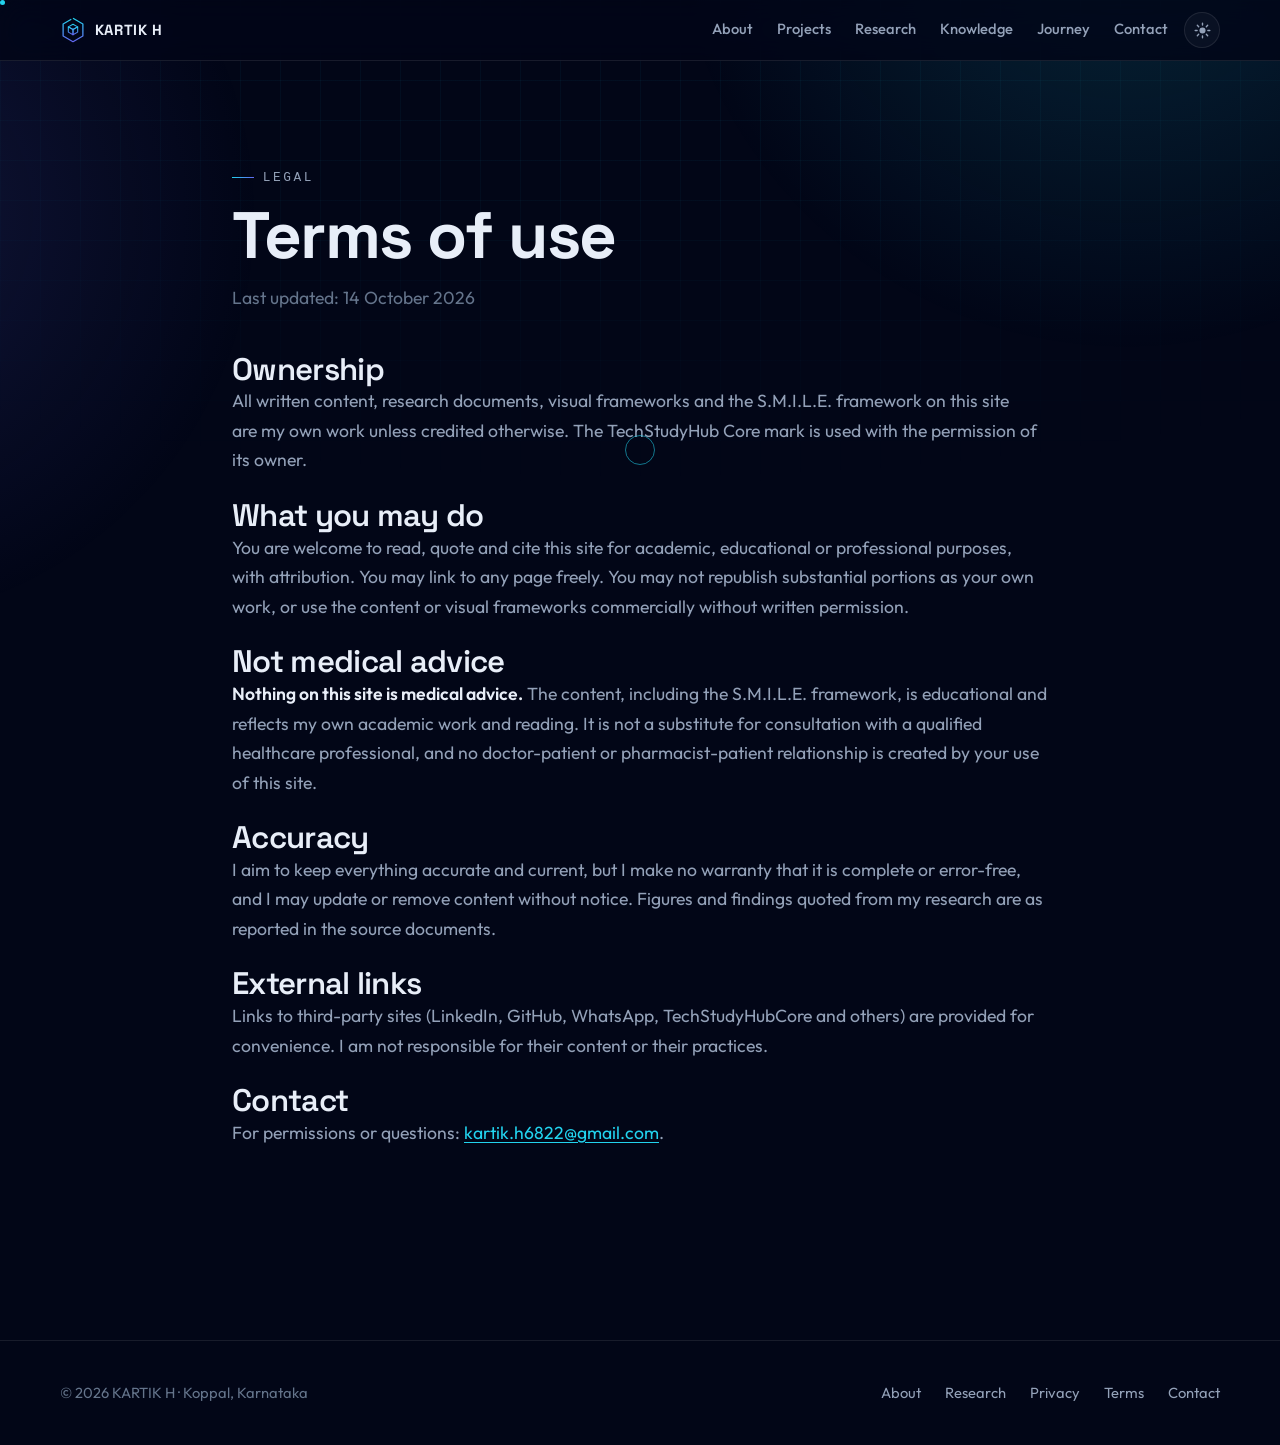
<file: terms.html>
<!DOCTYPE html>
<html lang="en" data-theme="dark">
<head>
  <meta charset="utf-8">
  <meta name="viewport" content="width=device-width, initial-scale=1">
  <title>Terms — KARTIK H</title>
  <meta name="description" content="Terms of use for this portfolio site — content ownership, permitted use and disclaimers.">
  <link rel="canonical" href="https://kartik-h6.github.io/Portfolio/terms.html">
  <meta name="theme-color" content="#020617">
  <meta name="color-scheme" content="dark light">

  <meta property="og:type" content="website">
  <meta property="og:site_name" content="KARTIK H">
  <meta property="og:title" content="Terms — KARTIK H">
  <meta property="og:description" content="Terms of use for this website.">
  <meta property="og:url" content="https://kartik-h6.github.io/Portfolio/terms.html">
  <meta property="og:image" content="https://kartik-h6.github.io/Portfolio/assets/images/og/og-image.png">
  <meta property="og:image:type" content="image/png">
  <meta property="og:image:width" content="1200">
  <meta property="og:image:height" content="630">
  <meta property="og:image:alt" content="KARTIK H">
  <meta name="twitter:card" content="summary_large_image">
  <meta name="twitter:image" content="https://kartik-h6.github.io/Portfolio/assets/images/og/og-image.png">

  <link rel="icon" type="image/svg+xml" href="assets/images/favicon/favicon.svg">
  <link rel="icon" href="assets/images/favicon/favicon.ico" sizes="any">
  <link rel="apple-touch-icon" href="assets/images/favicon/apple-touch-icon.png">
  <link rel="manifest" href="manifest.json">

  <link rel="preconnect" href="https://fonts.googleapis.com">
  <link rel="preconnect" href="https://fonts.gstatic.com" crossorigin>
  <link rel="stylesheet" href="https://fonts.googleapis.com/css2?family=Space+Grotesk:wght@400;500;600;700&family=Outfit:wght@300;400;500;600&display=swap">

  <link rel="stylesheet" href="assets/css/style.css">
  <link rel="stylesheet" href="assets/css/components.css">
  <link rel="stylesheet" href="assets/css/utilities.css">
  <link rel="stylesheet" href="assets/css/animations.css">
</head>
<body>
  <a class="skip-link" href="#main">Skip to content</a>

  <header class="site-header">
    <nav class="site-nav container" aria-label="Primary">
      <a class="brand" href="index.html">
        <svg class="brand__mark" viewBox="0 0 100 100" aria-hidden="true" focusable="false">
          <defs><linearGradient id="navGrad" x1="0%" y1="0%" x2="0%" y2="100%"><stop offset="0%" stop-color="#22d3ee"/><stop offset="100%" stop-color="#6366f1"/></linearGradient></defs>
          <polygon class="ring" points="50,5 88,27 88,73 50,95 12,73 12,27" fill="none" stroke="url(#navGrad)" stroke-width="5" stroke-linejoin="round"/>
          <g stroke="url(#navGrad)" stroke-width="4" fill="none" stroke-linejoin="round"><polygon points="50,28 68,38 50,48 32,38"/><polygon points="32,38 50,48 50,68 32,58"/><polygon points="68,38 50,48 50,68 68,58"/></g>
        </svg>
        KARTIK&nbsp;H
      </a>
      <button class="nav-toggle" type="button" aria-expanded="false" aria-controls="nav-menu" aria-label="Toggle navigation">Menu</button>
      <ul class="nav-list" id="nav-menu">
        <li><a href="about.html">About</a></li>
        <li><a href="projects.html">Projects</a></li>
        <li><a href="research.html">Research</a></li>
        <li><a href="knowledge.html">Knowledge</a></li>
        <li><a href="journey.html">Journey</a></li>
        <li><a href="contact.html">Contact</a></li>
      </ul>
      <button class="theme-toggle" type="button" data-theme-toggle aria-label="Switch colour theme">Dark mode</button>
    </nav>
  </header>

  <main id="main" class="page">
    <section class="section" aria-labelledby="page-title">
      <div class="container measure reveal">
        <p class="eyebrow">Legal</p>
        <h1 id="page-title">Terms of use</h1>
        <p class="faint mt-s">Last updated: <time datetime="2026-10-14">14 October 2026</time></p>

        <div class="stack--l mt-xl">
          <div>
            <h3>Ownership</h3>
            <p class="muted">All written content, research documents, visual frameworks and the S.M.I.L.E. framework on this site are my own work unless credited otherwise. The TechStudyHub Core mark is used with the permission of its owner.</p>
          </div>
          <div>
            <h3>What you may do</h3>
            <p class="muted">You are welcome to read, quote and cite this site for academic, educational or professional purposes, with attribution. You may link to any page freely. You may not republish substantial portions as your own work, or use the content or visual frameworks commercially without written permission.</p>
          </div>
          <div>
            <h3>Not medical advice</h3>
            <p class="muted"><strong>Nothing on this site is medical advice.</strong> The content, including the S.M.I.L.E. framework, is educational and reflects my own academic work and reading. It is not a substitute for consultation with a qualified healthcare professional, and no doctor-patient or pharmacist-patient relationship is created by your use of this site.</p>
          </div>
          <div>
            <h3>Accuracy</h3>
            <p class="muted">I aim to keep everything accurate and current, but I make no warranty that it is complete or error-free, and I may update or remove content without notice. Figures and findings quoted from my research are as reported in the source documents.</p>
          </div>
          <div>
            <h3>External links</h3>
            <p class="muted">Links to third-party sites (LinkedIn, GitHub, WhatsApp, TechStudyHubCore and others) are provided for convenience. I am not responsible for their content or their practices.</p>
          </div>
          <div>
            <h3>Contact</h3>
            <p class="muted">For permissions or questions: <a href="mailto:kartik.h6822@gmail.com">kartik.h6822@gmail.com</a>.</p>
          </div>
        </div>
      </div>
    </section>
  </main>

  <footer class="site-footer">
    <div class="container site-footer__inner">
      <p class="faint">© 2026 KARTIK H · Koppal, Karnataka</p>
      <ul class="site-footer__links">
        <li><a href="about.html">About</a></li>
        <li><a href="research.html">Research</a></li>
        <li><a href="privacy.html">Privacy</a></li>
        <li><a href="terms.html">Terms</a></li>
        <li><a href="contact.html">Contact</a></li>
      </ul>
    </div>
  </footer>

  <script type="module" src="assets/js/main.js"></script>
  <script type="module" src="assets/js/navigation.js"></script>
  <script type="module" src="assets/js/theme.js"></script>
  <script type="module" src="assets/js/animations.js"></script>
</body>
</html>
</file>
<file: assets/css/style.css>
/* ==========================================================================
   style.css — design tokens, reset and base layer
   ---------------------------------------------------------------------------
   Identity: clinical clarity. Deep slate ground, the TechStudyHub Core signal
   gradient (cyan #22d3ee -> indigo #6366f1), Space Grotesk for structure,
   Outfit for prose.

   THEMING: dark is the default on :root; light is a full token override on
   [data-theme="light"]. No component hard-codes a colour.
   ========================================================================== */

/* --------------------------------------------------------------------------
   1. Tokens — DARK (default)
   -------------------------------------------------------------------------- */
:root {
  color-scheme: dark;

  --bg: #020617;
  --bg-soft: #060c1a;
  --surface: rgba(255, 255, 255, .035);
  --surface-2: rgba(255, 255, 255, .07);

  --ink: #e8eef8;
  --muted: #93a1b8;
  --faint: #64748b;

  --accent: #22d3ee;
  --accent-2: #6366f1;
  --accent-3: #10b981;
  --on-accent: #001018;

  --line: rgba(255, 255, 255, .09);
  --line-strong: rgba(255, 255, 255, .18);

  --grad: linear-gradient(120deg, #22d3ee 0%, #6366f1 100%);
  --grad-text: linear-gradient(100deg, #67e8f9 0%, #22d3ee 42%, #a5b4fc 100%);
  --shadow: 0 30px 60px -40px rgba(0, 0, 0, .9);
  --glow-a: rgba(34, 211, 238, .16);
  --glow-b: rgba(99, 102, 241, .16);
  --grid: rgba(34, 211, 238, .045);

  /* type */
  --font-display: "Space Grotesk", system-ui, sans-serif;
  --font-body: "Outfit", system-ui, sans-serif;
  --font-mono: ui-monospace, SFMono-Regular, Menlo, Consolas, monospace;
  --step--2: clamp(.75rem, .73rem + .1vw, .8rem);
  --step--1: clamp(.85rem, .82rem + .15vw, .92rem);
  --step-0: clamp(1rem, .96rem + .22vw, 1.1rem);
  --step-1: clamp(1.2rem, 1.1rem + .5vw, 1.45rem);
  --step-2: clamp(1.45rem, 1.28rem + .85vw, 1.95rem);
  --step-3: clamp(1.85rem, 1.5rem + 1.7vw, 2.9rem);
  --step-4: clamp(2.3rem, 1.7rem + 3vw, 4.1rem);

  /* space */
  --space-2xs: .25rem; --space-xs: .5rem;  --space-s: .75rem;
  --space-m: 1rem;     --space-l: 1.5rem;  --space-xl: 2.5rem;
  --space-2xl: 4rem;   --space-3xl: 6rem;

  /* shape */
  --radius-s: 8px; --radius: 14px; --radius-l: 22px; --radius-pill: 999px;
  --container: 1160px;
  --transition: 200ms cubic-bezier(.4, 0, .2, 1);
}

/* --------------------------------------------------------------------------
   2. Tokens — LIGHT
   Accent darkens so cyan stays legible on white; --on-accent flips to white.
   -------------------------------------------------------------------------- */
[data-theme="light"] {
  color-scheme: light;

  --bg: #f7f9fc;
  --bg-soft: #eef2f8;
  --surface: #ffffff;
  --surface-2: #f1f5fa;

  --ink: #0b1220;
  --muted: #566a86;
  --faint: #7b8ba3;

  --accent: #0e7490;
  --accent-2: #4f46e5;
  --accent-3: #047857;
  --on-accent: #ffffff;

  --line: rgba(11, 18, 32, .12);
  --line-strong: rgba(11, 18, 32, .24);

  --grad: linear-gradient(120deg, #0891b2 0%, #4f46e5 100%);
  --grad-text: linear-gradient(100deg, #0e7490 0%, #4f46e5 100%);
  --shadow: 0 22px 48px -32px rgba(11, 18, 32, .38);
  --glow-a: rgba(8, 145, 178, .10);
  --glow-b: rgba(79, 70, 229, .10);
  --grid: rgba(14, 116, 144, .06);
}

/* --------------------------------------------------------------------------
   3. Reset
   -------------------------------------------------------------------------- */
*, *::before, *::after { box-sizing: border-box; }
* { margin: 0; }
html { -webkit-text-size-adjust: 100%; scroll-behavior: smooth; }
img, svg, video, canvas { display: block; max-width: 100%; height: auto; }
button, input, select, textarea { font: inherit; color: inherit; }
ul[class], ol[class] { list-style: none; padding: 0; }

/* --------------------------------------------------------------------------
   4. Base
   -------------------------------------------------------------------------- */
body {
  font-family: var(--font-body);
  font-size: var(--step-0);
  line-height: 1.68;
  color: var(--ink);
  background: var(--bg);
  min-height: 100dvh;
  text-rendering: optimizeLegibility;
  -webkit-font-smoothing: antialiased;
  transition: background-color var(--transition), color var(--transition);
}

/* ambient signal glow — the only decorative background */
body::before {
  content: "";
  position: fixed; inset: 0; z-index: -2; pointer-events: none;
  background:
    radial-gradient(58vw 58vw at 88% -12%, var(--glow-a), transparent 62%),
    radial-gradient(52vw 52vw at -12% 24%, var(--glow-b), transparent 62%);
}

/* faint cyan measurement grid, faded out down the page */
body::after {
  content: "";
  position: fixed; inset: 0; z-index: -1; pointer-events: none;
  background-image:
    linear-gradient(to right, var(--grid) 1px, transparent 1px),
    linear-gradient(to bottom, var(--grid) 1px, transparent 1px);
  background-size: 40px 40px;
  -webkit-mask-image: radial-gradient(130% 70% at 50% 0%, #000 25%, transparent 78%);
          mask-image: radial-gradient(130% 70% at 50% 0%, #000 25%, transparent 78%);
}

h1, h2, h3, h4 {
  font-family: var(--font-display);
  line-height: 1.08;
  letter-spacing: -.022em;
  text-wrap: balance;
  font-weight: 600;
}
h1 { font-size: var(--step-4); font-weight: 700; }
h2 { font-size: var(--step-3); }
h3 { font-size: var(--step-2); }
h4 { font-size: var(--step-1); }
p { text-wrap: pretty; }

strong { color: var(--ink); font-weight: 600; }

a { color: var(--accent); text-underline-offset: 3px; }
a:hover { text-decoration: underline; }

:focus-visible {
  outline: 2px solid var(--accent);
  outline-offset: 3px;
  border-radius: var(--radius-s);
}

.skip-link {
  position: absolute; left: -9999px; top: 0; z-index: 200;
  padding: var(--space-s) var(--space-m);
  background: var(--accent); color: var(--on-accent);
  font-weight: 600; border-radius: 0 0 var(--radius-s) 0;
}
.skip-link:focus { left: 0; top: 0; }

/* --------------------------------------------------------------------------
   5. Layout primitives
   -------------------------------------------------------------------------- */
.container { width: min(100% - 2.5rem, var(--container)); margin-inline: auto; }
.section { padding-block: var(--space-3xl); }
.section--tight { padding-block: var(--space-2xl); }
.section--center { text-align: center; }
.page { min-height: 55vh; }

.grad-text {
  background: var(--grad-text);
  -webkit-background-clip: text; background-clip: text;
  color: transparent;
}
</file>
<file: assets/css/components.css>
/* ==========================================================================
   components.css — the site's UI vocabulary
   Every colour comes from a token in style.css, so both themes are covered.
   ========================================================================== */

/* --------------------------------------------------------------------------
   Header + navigation
   -------------------------------------------------------------------------- */
.site-header {
  position: sticky; top: 0; z-index: 60;
  border-bottom: 1px solid var(--line);
  background: color-mix(in srgb, var(--bg) 82%, transparent);
  backdrop-filter: blur(14px) saturate(140%);
}
.site-nav {
  display: flex; align-items: center; gap: var(--space-m);
  padding-block: var(--space-s); position: relative;
}

.brand {
  display: inline-flex; align-items: center; gap: .55rem;
  font-family: var(--font-display); font-weight: 700;
  letter-spacing: .04em; text-transform: uppercase;
  text-decoration: none; color: var(--ink);
  font-size: var(--step--1);
}
.brand:hover { text-decoration: none; }
.brand__mark { width: 26px; height: 26px; flex: none; }

.nav-list { display: flex; gap: var(--space-l); margin-inline-start: auto; }
.nav-list a {
  color: var(--muted); text-decoration: none;
  font-size: var(--step--1); font-weight: 500;
  display: inline-flex; align-items: center; min-height: 24px;
  padding-block: .3rem;
  border-bottom: 1.5px solid transparent;
  transition: color var(--transition), border-color var(--transition);
}
.nav-list a:hover { color: var(--ink); text-decoration: none; }
.nav-list a[aria-current="page"] { color: var(--ink); border-bottom-color: var(--accent); }

/* ---- Theme toggle — a sun/moon symbol, not a text label ----
   The label text stays in the DOM for assistive tech but is collapsed to zero
   size; ::before paints the glyph. The mask flips between sun and moon from
   data-theme, so the control always shows the mode you would switch TO. */
.theme-toggle {
  position: relative;
  width: 36px; height: 36px; padding: 0; flex: none;
  font-size: 0; line-height: 0;
  border: 1px solid var(--line); border-radius: 50%;
  background: var(--surface); color: var(--muted);
  cursor: pointer;
  transition: color var(--transition), border-color var(--transition), background var(--transition);
}
.theme-toggle::before {
  content: "";
  position: absolute; inset: 0; margin: auto;
  width: 17px; height: 17px;
  background: currentColor;
  -webkit-mask-image: url("data:image/svg+xml,%3Csvg xmlns='http://www.w3.org/2000/svg' viewBox='0 0 24 24'%3E%3Ccircle cx='12' cy='12' r='4.3'/%3E%3Cg stroke='%23000' stroke-width='2' stroke-linecap='round'%3E%3Cpath d='M12 1.7v2.7M12 19.6v2.7M1.7 12h2.7M19.6 12h2.7M4.7 4.7l1.9 1.9M17.4 17.4l1.9 1.9M19.3 4.7l-1.9 1.9M6.6 17.4l-1.9 1.9'/%3E%3C/g%3E%3C/svg%3E");
          mask-image: url("data:image/svg+xml,%3Csvg xmlns='http://www.w3.org/2000/svg' viewBox='0 0 24 24'%3E%3Ccircle cx='12' cy='12' r='4.3'/%3E%3Cg stroke='%23000' stroke-width='2' stroke-linecap='round'%3E%3Cpath d='M12 1.7v2.7M12 19.6v2.7M1.7 12h2.7M19.6 12h2.7M4.7 4.7l1.9 1.9M17.4 17.4l1.9 1.9M19.3 4.7l-1.9 1.9M6.6 17.4l-1.9 1.9'/%3E%3C/g%3E%3C/svg%3E");
  -webkit-mask-position: center; mask-position: center;
  -webkit-mask-size: contain;    mask-size: contain;
  -webkit-mask-repeat: no-repeat; mask-repeat: no-repeat;
  transition: transform var(--transition);
}
[data-theme="light"] .theme-toggle::before {
  -webkit-mask-image: url("data:image/svg+xml,%3Csvg xmlns='http://www.w3.org/2000/svg' viewBox='0 0 24 24'%3E%3Cpath d='M20.6 14.4A8.7 8.7 0 0 1 9.6 3.4a8.7 8.7 0 1 0 11 11Z'/%3E%3C/svg%3E");
          mask-image: url("data:image/svg+xml,%3Csvg xmlns='http://www.w3.org/2000/svg' viewBox='0 0 24 24'%3E%3Cpath d='M20.6 14.4A8.7 8.7 0 0 1 9.6 3.4a8.7 8.7 0 1 0 11 11Z'/%3E%3C/svg%3E");
}
.theme-toggle:hover { color: var(--accent); border-color: var(--accent); }
.theme-toggle:hover::before { transform: rotate(18deg); }

/* ---- Hamburger — three lines drawn in CSS, no icon font ----
   The label text stays in the DOM for screen readers (with aria-label on the
   button) but is collapsed to zero size; ::before draws the three bars and
   rotates into a cross when the menu is open. */
.nav-toggle {
  display: none;
  position: relative;
  width: 42px; height: 34px;
  padding: 0; font-size: 0; line-height: 0;
  border: 1px solid var(--line); border-radius: var(--radius-pill);
  background: var(--surface); color: var(--muted);
  cursor: pointer;
  transition: color var(--transition), border-color var(--transition);
}
.nav-toggle::before {
  content: "";
  position: absolute; inset: 0; margin: auto;
  width: 17px; height: 2px; border-radius: 2px;
  background: currentColor;
  box-shadow: 0 -5.5px 0 currentColor, 0 5.5px 0 currentColor;
  transition: transform var(--transition), box-shadow var(--transition);
}
.nav-toggle:hover { color: var(--accent); border-color: var(--accent); }
.nav-toggle[aria-expanded="true"]::before {
  box-shadow: 0 0 0 currentColor;
  transform: rotate(45deg);
}
.nav-toggle[aria-expanded="true"]::after {
  content: "";
  position: absolute; inset: 0; margin: auto;
  width: 17px; height: 2px; border-radius: 2px;
  background: currentColor;
  transform: rotate(-45deg);
}

/* Mobile: hamburger then theme toggle, both hard right */
@media (max-width: 780px) {
  .nav-toggle { display: inline-block; margin-inline-start: auto; }
  .nav-list {
    position: absolute; inset-inline: 0; top: calc(100% + 1px);
    flex-direction: column; gap: var(--space-s);
    margin-inline-start: 0;
    padding: var(--space-l);
    background: var(--bg-soft);
    border: 1px solid var(--line); border-radius: 0 0 var(--radius) var(--radius);
    box-shadow: var(--shadow);
    display: none;
  }
  .nav-list[data-open="true"] { display: flex; }
  .nav-list a { border-bottom: 0; padding-block: .45rem; }
}

/* --------------------------------------------------------------------------
   Scroll progress bar
   -------------------------------------------------------------------------- */
.progress-bar {
  position: fixed; inset-block-start: 0; inset-inline-start: 0;
  height: 2px; width: 0; z-index: 9999; pointer-events: none;
  background: var(--grad);
  transition: width .08s linear;
}

/* --------------------------------------------------------------------------
   Custom cursor (fine pointers only; class is added by main.js)
   -------------------------------------------------------------------------- */
.cursor-dot, .cursor-ring {
  position: fixed; inset-block-start: 0; inset-inline-start: 0;
  border-radius: 50%; pointer-events: none; z-index: 99999; opacity: 0;
}
.cursor-dot { width: 5px; height: 5px; background: var(--accent); }
.cursor-ring {
  width: 30px; height: 30px;
  border: 1px solid color-mix(in srgb, var(--accent) 55%, transparent);
  transition: width .22s ease, height .22s ease, border-color .22s ease, opacity .3s ease;
}
html.cursor-on { cursor: none; }
html.cursor-on .cursor-dot, html.cursor-on .cursor-ring { opacity: 1; }
html.cursor-on a, html.cursor-on button,
html.cursor-on .chip, html.cursor-on .scanner[data-expand] { cursor: none; }
html.cursor-on .cursor-ring.is-hot { width: 52px; height: 52px; border-color: var(--accent); }
/* text fields keep a caret cue */
html.cursor-on input, html.cursor-on textarea, html.cursor-on select { cursor: text; }

/* --------------------------------------------------------------------------
   Buttons
   -------------------------------------------------------------------------- */
.btn {
  display: inline-flex; align-items: center; justify-content: center; gap: .5rem;
  padding: .72rem 1.3rem;
  border: 1px solid var(--line-strong); border-radius: var(--radius-pill);
  background: var(--surface); color: var(--ink);
  font-weight: 600; font-size: var(--step--1);
  text-decoration: none; cursor: pointer;
  transition: transform var(--transition), border-color var(--transition),
              color var(--transition), background var(--transition), box-shadow var(--transition);
}
.btn:hover {
  transform: translateY(-2px); text-decoration: none;
  border-color: var(--accent); color: var(--accent);
}
.btn--primary {
  background: var(--grad); border-color: transparent; color: var(--on-accent);
  box-shadow: 0 12px 30px -16px color-mix(in srgb, var(--accent) 70%, transparent);
}
.btn--primary:hover { color: var(--on-accent); filter: brightness(1.06); }
.btn--ghost { background: transparent; }
.btn--sm { padding: .5rem 1rem; font-size: var(--step--2); }

/* --------------------------------------------------------------------------
   Eyebrow, lead, section head
   -------------------------------------------------------------------------- */
.eyebrow {
  display: inline-flex; align-items: center; gap: .55rem;
  font-family: var(--font-mono); font-size: var(--step--2);
  letter-spacing: .2em; text-transform: uppercase;
  color: var(--muted); margin-bottom: var(--space-s);
}
.eyebrow::before {
  content: ""; width: 22px; height: 1px;
  background: var(--grad); flex: none;
}
.lead { font-size: var(--step-1); color: var(--muted); max-width: 60ch; line-height: 1.6; }

.section-head { margin-bottom: var(--space-xl); }
.section-head .lead { margin-top: var(--space-s); }

/* --------------------------------------------------------------------------
   Hero
   -------------------------------------------------------------------------- */
.hero { padding-block: var(--space-3xl) var(--space-2xl); position: relative; }
.hero__grid {
  display: grid; grid-template-columns: 1.35fr .65fr;
  gap: var(--space-2xl); align-items: center;
}
.hero h1 { margin-block: var(--space-s) var(--space-m); max-width: 18ch; }
.hero__actions { display: flex; flex-wrap: wrap; gap: var(--space-s); margin-top: var(--space-l); }
.hero__portrait {
  width: 100%; aspect-ratio: 1; border-radius: var(--radius-l);
  object-fit: cover; object-position: center 22%;
  border: 1px solid var(--line-strong);
  box-shadow: var(--shadow);
}
@media (max-width: 900px) {
  .hero__grid { grid-template-columns: 1fr; gap: var(--space-xl); }
  .hero__portrait { max-width: 300px; }
}

/* --------------------------------------------------------------------------
   Stat strip
   -------------------------------------------------------------------------- */
.stats {
  display: grid; grid-template-columns: repeat(auto-fit, minmax(150px, 1fr));
  gap: 1px; margin-top: var(--space-2xl);
  background: var(--line); border: 1px solid var(--line);
  border-radius: var(--radius-l); overflow: hidden;
}
.stat { padding: var(--space-l); background: var(--bg); }
.stat b {
  display: block; font-family: var(--font-display);
  font-size: var(--step-2); font-weight: 700; letter-spacing: -.02em;
  background: var(--grad-text); -webkit-background-clip: text; background-clip: text;
  color: transparent;
}
.stat span {
  display: block; margin-top: .3rem;
  font-family: var(--font-mono); font-size: var(--step--2);
  letter-spacing: .12em; text-transform: uppercase; color: var(--faint);
}

/* --------------------------------------------------------------------------
   Credential ticker
   -------------------------------------------------------------------------- */
.ticker {
  overflow: hidden;
  border-block: 1px solid var(--line);
  background: color-mix(in srgb, var(--bg-soft) 72%, transparent);
  padding-block: .68rem;
}
.ticker__track {
  display: flex; gap: 3rem; width: max-content;
  animation: tick 32s linear infinite;
}
.ticker:hover .ticker__track { animation-play-state: paused; }
.ticker__item {
  font-family: var(--font-mono); font-size: var(--step--2);
  letter-spacing: .14em; text-transform: uppercase; color: var(--faint);
  white-space: nowrap; display: inline-flex; align-items: center; gap: 3rem;
}
.ticker__item::after { content: "\25C6"; color: var(--accent); font-size: .72em; }

/* --------------------------------------------------------------------------
   Scanner — image wrapper with a sweeping line and a reveal-on-interaction
   -------------------------------------------------------------------------- */
.scanner {
  position: relative; display: block; overflow: hidden;
  border: 1px solid var(--line); border-radius: var(--radius-l);
  background: var(--bg-soft);
}
.scanner img {
  width: 100%; height: auto;
  filter: grayscale(.45) contrast(1.03) brightness(.95);
  transition: filter .7s ease, transform .7s ease;
}
.scanner:hover img,
.scanner:focus-within img,
.scanner.is-revealed img { filter: none; transform: scale(1.012); }
.scanner::after {
  content: "";
  position: absolute; inset-inline: 0; top: 0; height: 2px; z-index: 3;
  background: var(--accent);
  box-shadow: 0 0 18px var(--accent),
              0 0 44px color-mix(in srgb, var(--accent) 55%, transparent);
  animation: scanv 4.2s ease-in-out infinite;
  pointer-events: none;
}

/* Tall infographics.
   Inline they are clamped to a readable teaser with a fade at the bottom, so
   the page is not swamped by a 2700px poster. The whole thing is readable by
   activating it: the lightbox scrolls rather than shrinking the image to fit,
   which is what made it unreadable on a desktop before. */
.scanner--tall img { max-height: 620px; object-fit: cover; object-position: top center; }
@media (min-width: 860px) {
  .scanner--tall { max-width: 620px; margin-inline: auto; }
}
.scanner--tall::before {
  content: "";
  position: absolute; inset-inline: 0; bottom: 0; height: 96px; z-index: 2;
  background: linear-gradient(to bottom, transparent, color-mix(in srgb, var(--bg) 94%, transparent));
  pointer-events: none;
}
.scanner[data-expand] { cursor: zoom-in; }

.scanner__hint {
  position: absolute; inset-inline-end: .7rem; inset-block-end: .7rem; z-index: 4;
  display: inline-flex; align-items: center; gap: .4rem;
  font-family: var(--font-mono); font-size: var(--step--2);
  letter-spacing: .12em; text-transform: uppercase;
  padding: .38rem .7rem; border-radius: var(--radius-pill);
  background: color-mix(in srgb, var(--bg) 84%, transparent);
  border: 1px solid var(--line-strong); color: var(--ink);
  backdrop-filter: blur(6px);
}
/* the hover-reveal is discoverable on a mouse; the hint is only needed on touch */
@media (pointer: fine) {
  .scanner[data-reveal] .scanner__hint { display: none; }
}

/* --------------------------------------------------------------------------
   Lightbox — scrolls for tall images instead of shrinking them
   -------------------------------------------------------------------------- */
.lightbox {
  position: fixed; inset: 0; z-index: 9998;
  display: block; overflow-y: auto; overflow-x: hidden;
  padding: clamp(3.5rem, 7vw, 5rem) clamp(1rem, 4vw, 3rem) clamp(1.5rem, 4vw, 3rem);
  background: color-mix(in srgb, var(--bg) 93%, transparent);
  backdrop-filter: blur(10px);
  opacity: 0; visibility: hidden;
  transition: opacity .3s ease, visibility .3s ease;
  text-align: center;
}
.lightbox[data-open="true"] { opacity: 1; visibility: visible; }
.lightbox img {
  display: block; margin-inline: auto; height: auto;
  max-width: min(100%, 900px);
  border-radius: var(--radius); border: 1px solid var(--line-strong);
  box-shadow: var(--shadow);
}
.lightbox__close {
  position: fixed; inset-block-start: 1rem; inset-inline-end: 1rem; z-index: 2;
  padding: .55rem 1.1rem; border-radius: var(--radius-pill);
  border: 1px solid var(--line-strong);
  background: var(--surface); color: var(--ink);
  font-size: var(--step--1); font-weight: 600; cursor: pointer;
}
.lightbox__close:hover { border-color: var(--accent); color: var(--accent); }

/* --------------------------------------------------------------------------
   Cards + grids
   -------------------------------------------------------------------------- */
.grid { display: grid; gap: var(--space-l); }
.grid--2 { grid-template-columns: repeat(auto-fit, minmax(290px, 1fr)); }
.grid--3 { grid-template-columns: repeat(auto-fit, minmax(240px, 1fr)); }

.card {
  padding: var(--space-xl);
  border: 1px solid var(--line); border-radius: var(--radius-l);
  background: var(--surface);
  transition: border-color var(--transition), transform var(--transition), background var(--transition);
}
.card--hover:hover { border-color: var(--line-strong); transform: translateY(-3px); }
.card h3 { margin-bottom: var(--space-s); overflow-wrap: break-word; }
.card p { color: var(--muted); }
.card__meta {
  font-family: var(--font-mono); font-size: var(--step--2);
  letter-spacing: .1em; text-transform: uppercase; color: var(--accent);
  margin-bottom: var(--space-s);
}

/* cards used as contact tiles — long identifiers (emails, handles) must fit */
.card--contact h3 { font-size: var(--step-1); letter-spacing: -.01em; }

/* feature card — carries a gradient edge */
.card--feature { position: relative; overflow: hidden; }
.card--feature::after {
  content: ""; position: absolute; inset-inline: 0; top: 0; height: 2px;
  background: var(--grad);
}

/* a card that is also a link should not inherit link underlines */
a.card { color: var(--ink); text-decoration: none; display: block; }
a.card:hover { text-decoration: none; }

/* --------------------------------------------------------------------------
   Letter blocks — used to spell out a framework (S.M.I.L.E.)
   -------------------------------------------------------------------------- */
.letters { display: grid; gap: var(--space-s); }
@media (min-width: 700px) { .letters { grid-template-columns: repeat(auto-fit, minmax(190px, 1fr)); } }
.letter {
  padding: var(--space-l);
  border: 1px solid var(--line); border-radius: var(--radius);
  background: var(--surface);
  transition: border-color var(--transition), transform var(--transition);
}
.letter:hover { border-color: var(--accent); transform: translateY(-3px); }
.letter__glyph {
  display: block; font-family: var(--font-display); font-weight: 700;
  font-size: var(--step-3); line-height: 1;
  background: var(--grad-text); -webkit-background-clip: text; background-clip: text;
  color: transparent; margin-bottom: .5rem;
}
.letter h4 { font-size: var(--step-1); margin-bottom: .25rem; }
.letter p { color: var(--muted); font-size: var(--step--1); margin: 0; }

/* --------------------------------------------------------------------------
   Pills / tags
   -------------------------------------------------------------------------- */
.pills { display: flex; flex-wrap: wrap; gap: var(--space-xs); margin-top: var(--space-m); }
.pill {
  font-family: var(--font-mono); font-size: var(--step--2);
  letter-spacing: .08em; text-transform: uppercase;
  color: var(--muted);
  padding: .3rem .7rem; border: 1px solid var(--line);
  border-radius: var(--radius-pill); background: var(--surface);
}
.pill--live { color: var(--accent); border-color: color-mix(in srgb, var(--accent) 45%, transparent); }

/* --------------------------------------------------------------------------
   Data table (languages / clinical asset)
   -------------------------------------------------------------------------- */
/* A data table is the one thing that legitimately cannot reflow to 320px, so
   it scrolls inside its own box rather than pushing the whole page sideways. */
.table-wrap { overflow-x: auto; -webkit-overflow-scrolling: touch; margin-top: var(--space-l); }
.table { width: 100%; border-collapse: collapse; font-size: var(--step--1); }
.table caption { text-align: start; color: var(--muted); padding-bottom: var(--space-s); }
.table th, .table td {
  text-align: start; padding: .8rem .9rem;
  border-bottom: 1px solid var(--line); vertical-align: top;
}
.table thead th {
  color: var(--faint); text-transform: uppercase;
  letter-spacing: .14em; font-size: var(--step--2); font-weight: 600;
}
.table tbody th { font-family: var(--font-display); font-weight: 600; color: var(--ink); white-space: nowrap; }
.table tbody tr:hover { background: color-mix(in srgb, var(--accent) 7%, transparent); }

/* narrow screens: let the table actually fit instead of only just scrolling */
@media (max-width: 560px) {
  .table th, .table td { padding: .6rem .55rem; }
  .table tbody th { white-space: normal; }
  .table thead th { letter-spacing: .08em; }
}

/* --------------------------------------------------------------------------
   Timeline (journey)
   -------------------------------------------------------------------------- */
.timeline { position: relative; margin-top: var(--space-xl); padding-inline-start: var(--space-xl); }
.timeline::before {
  content: ""; position: absolute; inset-block: 6px 6px; inset-inline-start: 5px;
  width: 1px; background: linear-gradient(to bottom, var(--accent), transparent 92%);
}
.timeline > li { position: relative; padding-bottom: var(--space-xl); }
.timeline > li:last-child { padding-bottom: 0; }
.timeline > li::before {
  content: ""; position: absolute; inset-inline-start: calc(-1 * var(--space-xl) + 1px); top: .55rem;
  width: 9px; height: 9px; border-radius: 50%;
  background: var(--bg); border: 2px solid var(--accent);
}
.timeline__when {
  font-family: var(--font-mono); font-size: var(--step--2);
  letter-spacing: .12em; text-transform: uppercase; color: var(--accent);
}
.timeline h3 { font-size: var(--step-1); margin-block: .25rem .1rem; }
.timeline__where { color: var(--faint); font-size: var(--step--1); }
.timeline ul { margin-top: var(--space-s); }
.timeline ul li {
  color: var(--muted); font-size: var(--step--1);
  padding-inline-start: 1.1rem; position: relative; margin-bottom: .35rem;
}
.timeline ul li::before {
  content: ""; position: absolute; inset-inline-start: 0; top: .65em;
  width: 5px; height: 5px; background: var(--accent-2);
  clip-path: polygon(50% 0, 100% 25%, 100% 75%, 50% 100%, 0 75%, 0 25%);
}

/* --------------------------------------------------------------------------
   Document / download list
   -------------------------------------------------------------------------- */
.docs { display: grid; gap: var(--space-s); margin-top: var(--space-l); }
.doc {
  display: flex; align-items: center; gap: var(--space-m);
  padding: var(--space-m) var(--space-l);
  border: 1px solid var(--line); border-radius: var(--radius);
  background: var(--surface); text-decoration: none; color: var(--ink);
  transition: border-color var(--transition), transform var(--transition);
}
.doc:hover { border-color: var(--accent); transform: translateX(3px); text-decoration: none; }
.doc__kind {
  font-family: var(--font-mono); font-size: var(--step--2);
  letter-spacing: .08em; color: var(--accent);
  border: 1px solid color-mix(in srgb, var(--accent) 40%, transparent);
  border-radius: var(--radius-s); padding: .2rem .45rem; flex: none;
}
.doc__label { font-weight: 500; font-size: var(--step--1); }

/* --------------------------------------------------------------------------
   Signature readout (diagnostic panel)
   -------------------------------------------------------------------------- */
.readout {
  width: min(100%, 46ch);
  padding: var(--space-s) var(--space-l);
  border: 1px solid var(--line); border-radius: var(--radius);
  background: var(--surface); font-family: var(--font-mono); font-size: var(--step--1);
}
.readout > div {
  display: flex; gap: var(--space-m); padding-block: .45rem;
  border-bottom: 1px dashed var(--line);
}
.readout > div:last-child { border-bottom: 0; }
.readout dt {
  flex: 0 0 8ch; color: var(--faint); text-transform: uppercase;
  letter-spacing: .14em; font-size: .72em; padding-top: .32em;
}
.readout dd { margin: 0; word-break: break-word; color: var(--ink); }

/* --------------------------------------------------------------------------
   Footer
   -------------------------------------------------------------------------- */
.site-footer {
  margin-top: var(--space-3xl); padding-block: var(--space-xl);
  border-top: 1px solid var(--line); font-size: var(--step--1);
}
.site-footer__inner {
  display: flex; flex-wrap: wrap; gap: var(--space-m);
  align-items: center; justify-content: space-between;
}
.site-footer__links { display: flex; flex-wrap: wrap; gap: var(--space-l); }
.site-footer__links a {
  color: var(--muted); text-decoration: none;
  display: inline-flex; align-items: center; min-height: 24px;
}
.site-footer__links a:hover { color: var(--accent); }

/* --------------------------------------------------------------------------
   404 — "nothing translated here"
   -------------------------------------------------------------------------- */
.notfound { display: grid; gap: var(--space-l); justify-items: center; text-align: center; }
.notfound__code {
  font-family: var(--font-display); font-weight: 700;
  font-size: clamp(4.5rem, 20vw, 11rem); line-height: .8; letter-spacing: -.06em;
  color: transparent; -webkit-text-stroke: 1.5px var(--accent); opacity: .4; margin: 0;
}
.notfound__mark { width: clamp(84px, 15vw, 124px); height: auto; }
.notfound__mark .nf-cube { animation: float-y 7s ease-in-out infinite; transform-box: fill-box; transform-origin: center; }
.notfound__links { display: flex; flex-wrap: wrap; gap: var(--space-s); justify-content: center; }
</file>
<file: assets/css/utilities.css>
/* ==========================================================================
   utilities.css — single-purpose helpers (loaded after components)
   ========================================================================== */

/* accessibility */
.sr-only {
  position: absolute; width: 1px; height: 1px; padding: 0; margin: -1px;
  overflow: hidden; clip: rect(0 0 0 0); white-space: nowrap; border: 0;
}

/* text */
.muted { color: var(--muted); }
.faint { color: var(--faint); }
.mono { font-family: var(--font-mono); }
.text-center { text-align: center; }
.measure { max-width: 68ch; }
.measure-tight { max-width: 52ch; }

/* stacking */
.stack > * + * { margin-top: var(--space-m); }
.stack--l > * + * { margin-top: var(--space-l); }
.cluster { display: flex; flex-wrap: wrap; gap: var(--space-s); align-items: center; }
.cluster--center { justify-content: center; }

/* spacing */
.mt-0 { margin-top: 0; }
.mt-s { margin-top: var(--space-s); }
.mt-m { margin-top: var(--space-m); }
.mt-l { margin-top: var(--space-l); }
.mt-xl { margin-top: var(--space-xl); }
.mt-2xl { margin-top: var(--space-2xl); }
.mb-l { margin-bottom: var(--space-l); }

/* an image already framed by .scanner should not draw a second frame */
.scanner .hero__portrait { border: 0; box-shadow: none; border-radius: 0; }

/* visibility */
.hide { display: none !important; }
@media (max-width: 780px) { .hide-sm { display: none !important; } }
</file>
<file: assets/css/animations.css>
/* ==========================================================================
   animations.css — motion layer
   Everything decorative is neutralised under prefers-reduced-motion.
   ========================================================================== */

/* Scroll reveal.
   ---------------------------------------------------------------------------
   Three requirements, and the order matters:

   1. No flicker. The hide must apply from the FIRST paint, so the rule cannot
      depend on a flag that JavaScript sets later — that would paint the page
      visible, then hide it, then animate it back in.
   2. Content must survive JavaScript being disabled. `@media (scripting:
      enabled)` is a static media query evaluated before paint, so with JS off
      it never matches and nothing is hidden.
   3. Content must survive the module failing to load. If animations.js 404s,
      nothing would ever add .is-visible. The failsafe below reveals everything
      after 2s. It is cancelled by animations.js itself (via data-reveal-ready),
      NOT by main.js — gating it on a different module's flag would let a failed
      animations.js be cancelled by a working main.js and leave the page blank.
   --------------------------------------------------------------------------- */
@media (scripting: enabled) {
  .reveal { opacity: 0; transform: translateY(18px); transition: opacity .65s ease, transform .65s ease; }
  .reveal.is-visible { opacity: 1; transform: none; }
}

/* Failsafe: applies only until animations.js has announced itself. */
html:not([data-reveal-ready]) .reveal { animation: reveal-failsafe 0s 2s forwards; }
@keyframes reveal-failsafe { to { opacity: 1; transform: none; } }

.reveal--d1 { transition-delay: .08s; }
.reveal--d2 { transition-delay: .16s; }
.reveal--d3 { transition-delay: .24s; }
.reveal--d4 { transition-delay: .32s; }

@keyframes fade-in { from { opacity: 0 } to { opacity: 1 } }
@keyframes float-y { 0%, 100% { transform: translateY(0) } 50% { transform: translateY(-7px) } }
@keyframes pulse-dot { 0%, 100% { opacity: 1 } 50% { opacity: .35 } }
@keyframes draw-ring { from { stroke-dashoffset: 260 } to { stroke-dashoffset: 0 } }

/* scanner sweep — travels the full height of its wrapper */
@keyframes scanv { 0%, 100% { top: 0 } 50% { top: calc(100% - 2px) } }

/* credential ticker — track is duplicated in markup, so -50% loops seamlessly */
@keyframes tick { from { transform: translateX(0) } to { transform: translateX(-50%) } }

.anim-fade { animation: fade-in .6s ease both; }
.anim-float { animation: float-y 7s ease-in-out infinite; }
.anim-pulse { animation: pulse-dot 2.4s ease-in-out infinite; }

/* the brand ring draws itself once on load */
.brand__mark .ring {
  stroke-dasharray: 260;
  animation: draw-ring 1.4s cubic-bezier(.4, 0, .2, 1) both;
}

@media (prefers-reduced-motion: reduce) {
  html { scroll-behavior: auto; }
  .reveal, .reveal.is-visible { opacity: 1; transform: none; transition: none; }
  .anim-fade, .anim-float, .anim-pulse, .brand__mark .ring,
  .notfound__mark .nf-cube, .scanner::after, .ticker__track { animation: none !important; }
  .scanner::after { opacity: 0; }
  .scanner img { filter: none !important; }
  *, *::before, *::after {
    animation-duration: .001ms !important;
    transition-duration: .001ms !important;
  }
}
</file>
<file: assets/css/contact.css>
/* ==========================================================================
   contact.css — zero-backend reach-out UI
   ---------------------------------------------------------------------------
   One path, two steps: say who you are, then send. The WhatsApp/email buttons
   stay inert until a role is chosen, so nobody routes around the form.
   Pure client-side deep links: no form service, no server, no cost.
   ========================================================================== */

/* --------------------------------------------------------------------------
   Step markers
   -------------------------------------------------------------------------- */
.steps { display: grid; gap: var(--space-l); }
.step__num {
  font-family: var(--font-mono); font-size: var(--step--2);
  letter-spacing: .18em; text-transform: uppercase; color: var(--accent);
  display: block; margin-bottom: var(--space-s);
}

/* --------------------------------------------------------------------------
   Buttons
   -------------------------------------------------------------------------- */
.cta-row {
  display: grid;
  grid-template-columns: repeat(auto-fit, minmax(190px, 1fr));
  gap: var(--space-s);
}

.cta {
  display: inline-flex; align-items: center; justify-content: center; gap: .6rem;
  padding: .9rem 1.15rem;
  border: 1px solid var(--line-strong); border-radius: var(--radius);
  background: var(--surface); color: var(--ink);
  font-weight: 600; font-size: var(--step--1); text-decoration: none;
  transition: transform var(--transition), border-color var(--transition),
              color var(--transition), filter var(--transition), opacity var(--transition);
}
.cta:hover {
  transform: translateY(-2px); text-decoration: none;
  border-color: var(--accent); color: var(--accent);
}
.cta svg { flex: none; }

/* WhatsApp gets its own recognisable green — a functional affordance, not brand.
   Dark ink on bright green keeps contrast high in both themes. */
.cta--wa {
  background: linear-gradient(135deg, #25d366, #1fbf5c);
  border-color: transparent; color: #04240f;
  box-shadow: 0 14px 30px -18px rgba(37, 211, 102, .85);
}
.cta--wa:hover { color: #04240f; border-color: transparent; filter: brightness(1.06); }
.cta--block { width: 100%; }

/* inert until a role is chosen */
.cta.is-disabled {
  opacity: .4; pointer-events: none; filter: grayscale(.45);
}

/* --------------------------------------------------------------------------
   Composer
   -------------------------------------------------------------------------- */
.composer {
  display: grid; grid-template-columns: 1.05fr .95fr;
  border: 1px solid var(--line); border-radius: var(--radius-l);
  background: var(--surface); overflow: hidden;
}
.composer__form {
  padding: var(--space-xl); display: grid; gap: var(--space-l); align-content: start;
}
.composer__preview {
  padding: var(--space-xl); display: grid; gap: var(--space-m); align-content: start;
  background: var(--bg-soft); border-inline-start: 1px solid var(--line);
}
@media (max-width: 860px) {
  .composer { grid-template-columns: 1fr; }
  .composer__preview { border-inline-start: 0; border-top: 1px solid var(--line); }
}

.field { display: grid; gap: .4rem; }
.field > label, .field__label {
  font-family: var(--font-mono); font-size: var(--step--2);
  letter-spacing: .12em; text-transform: uppercase; color: var(--muted);
}
.field input, .field textarea, .field select {
  width: 100%; padding: .7rem .85rem;
  border: 1px solid var(--line-strong); border-radius: var(--radius-s);
  background: var(--bg); color: var(--ink); font-size: var(--step--1);
  transition: border-color var(--transition), background var(--transition), box-shadow var(--transition);
}
.field input::placeholder, .field textarea::placeholder { color: var(--faint); }
.field input:focus, .field textarea:focus, .field select:focus {
  outline: none; border-color: var(--accent);
  box-shadow: 0 0 0 3px color-mix(in srgb, var(--accent) 22%, transparent);
}
.field textarea { resize: vertical; min-height: 84px; font-family: var(--font-body); }
.field__hint { font-size: var(--step--2); color: var(--faint); line-height: 1.55; margin: 0; }

/* role chips */
.chips { display: flex; flex-wrap: wrap; gap: var(--space-xs); }
.chip {
  padding: .5rem .9rem; border-radius: var(--radius-pill);
  border: 1px solid var(--line); background: var(--surface);
  color: var(--muted); font-size: var(--step--1); font-weight: 500;
  cursor: pointer;
  transition: color var(--transition), border-color var(--transition), background var(--transition);
}
.chip:hover { color: var(--ink); border-color: var(--line-strong); }
.chip[aria-pressed="true"] {
  color: var(--accent); border-color: var(--accent);
  background: color-mix(in srgb, var(--accent) 12%, transparent);
}

/* live preview — same mono vocabulary as the site's readout panels */
.preview-head {
  display: flex; align-items: center; gap: .45rem;
  font-family: var(--font-mono); font-size: var(--step--2);
  letter-spacing: .12em; text-transform: uppercase; color: var(--accent);
}
.preview {
  font-family: var(--font-mono); font-size: var(--step--2); line-height: 1.75;
  white-space: pre-wrap; overflow-wrap: break-word;
  padding: var(--space-m); border-radius: var(--radius);
  background: var(--bg); border: 1px dashed var(--line-strong);
  color: var(--muted); min-height: 132px; margin: 0;
}
.preview[data-empty="true"] { color: var(--faint); font-style: italic; }
</file>
